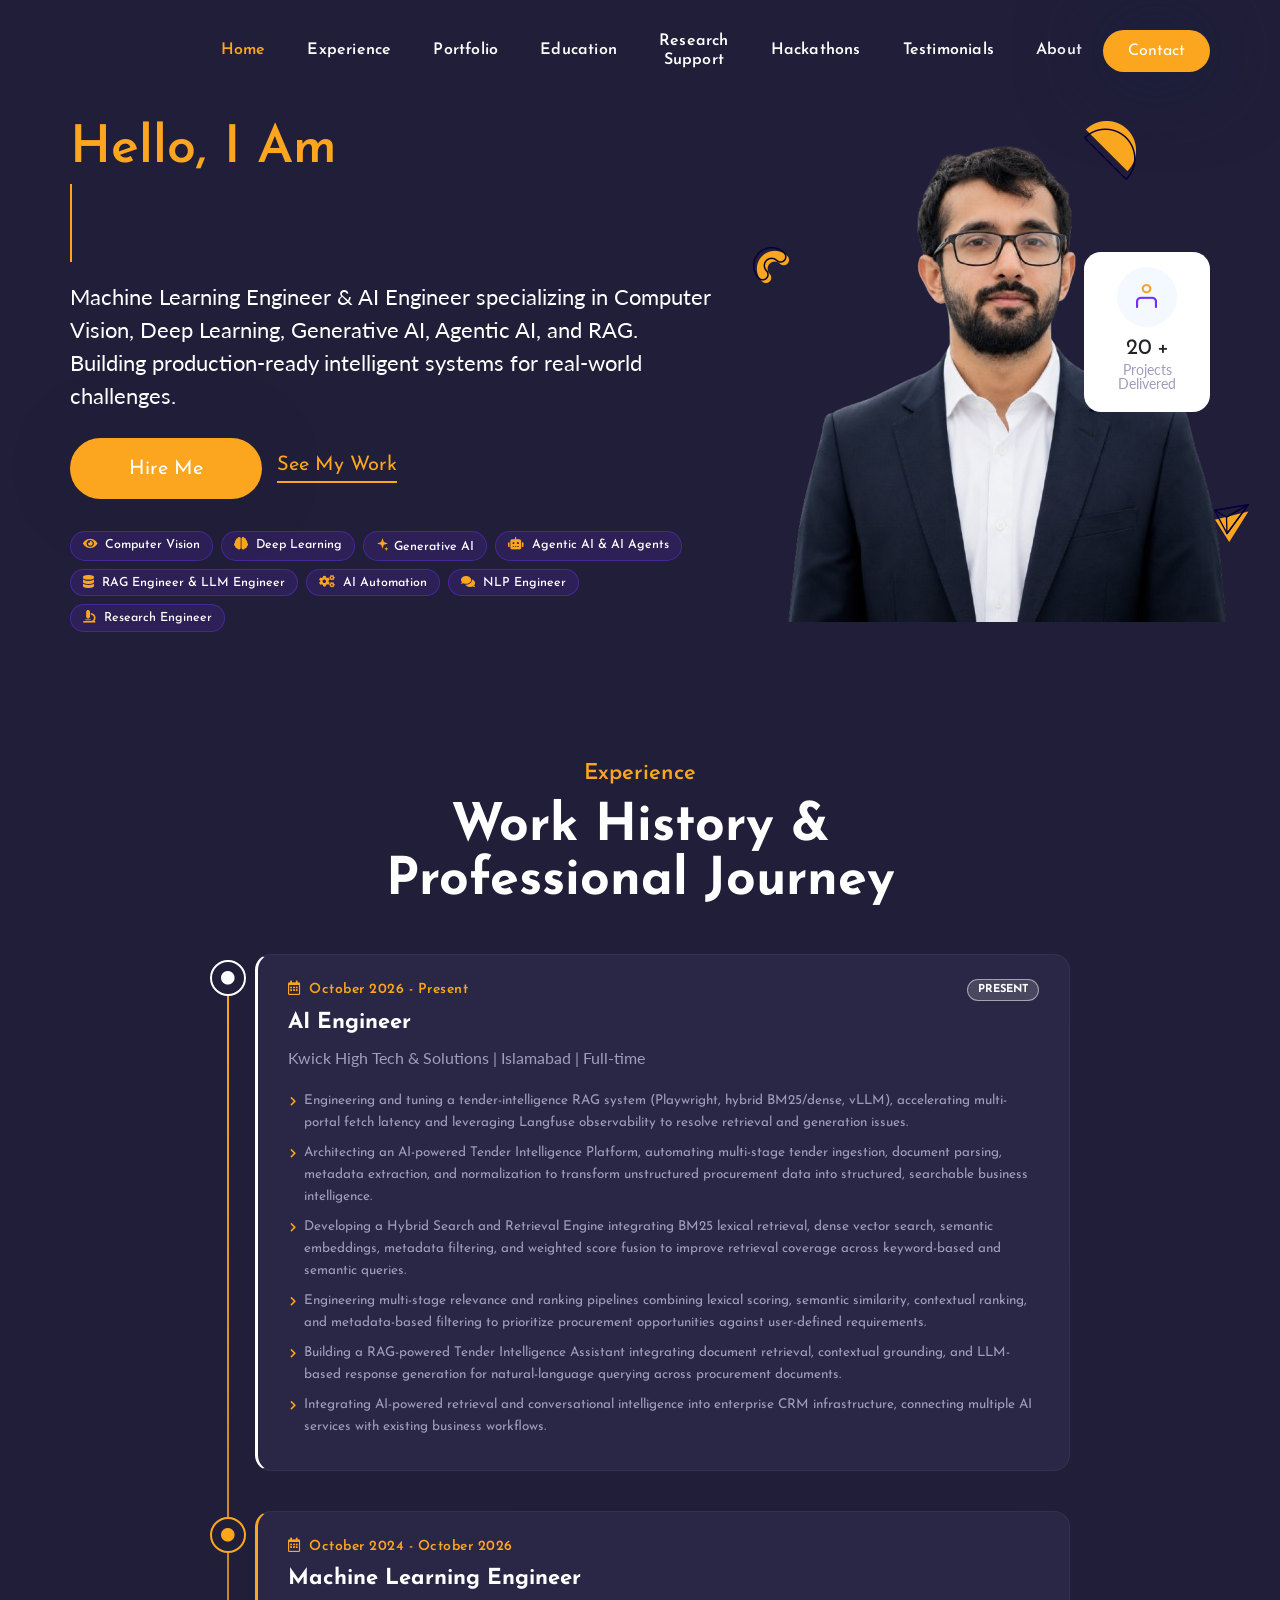
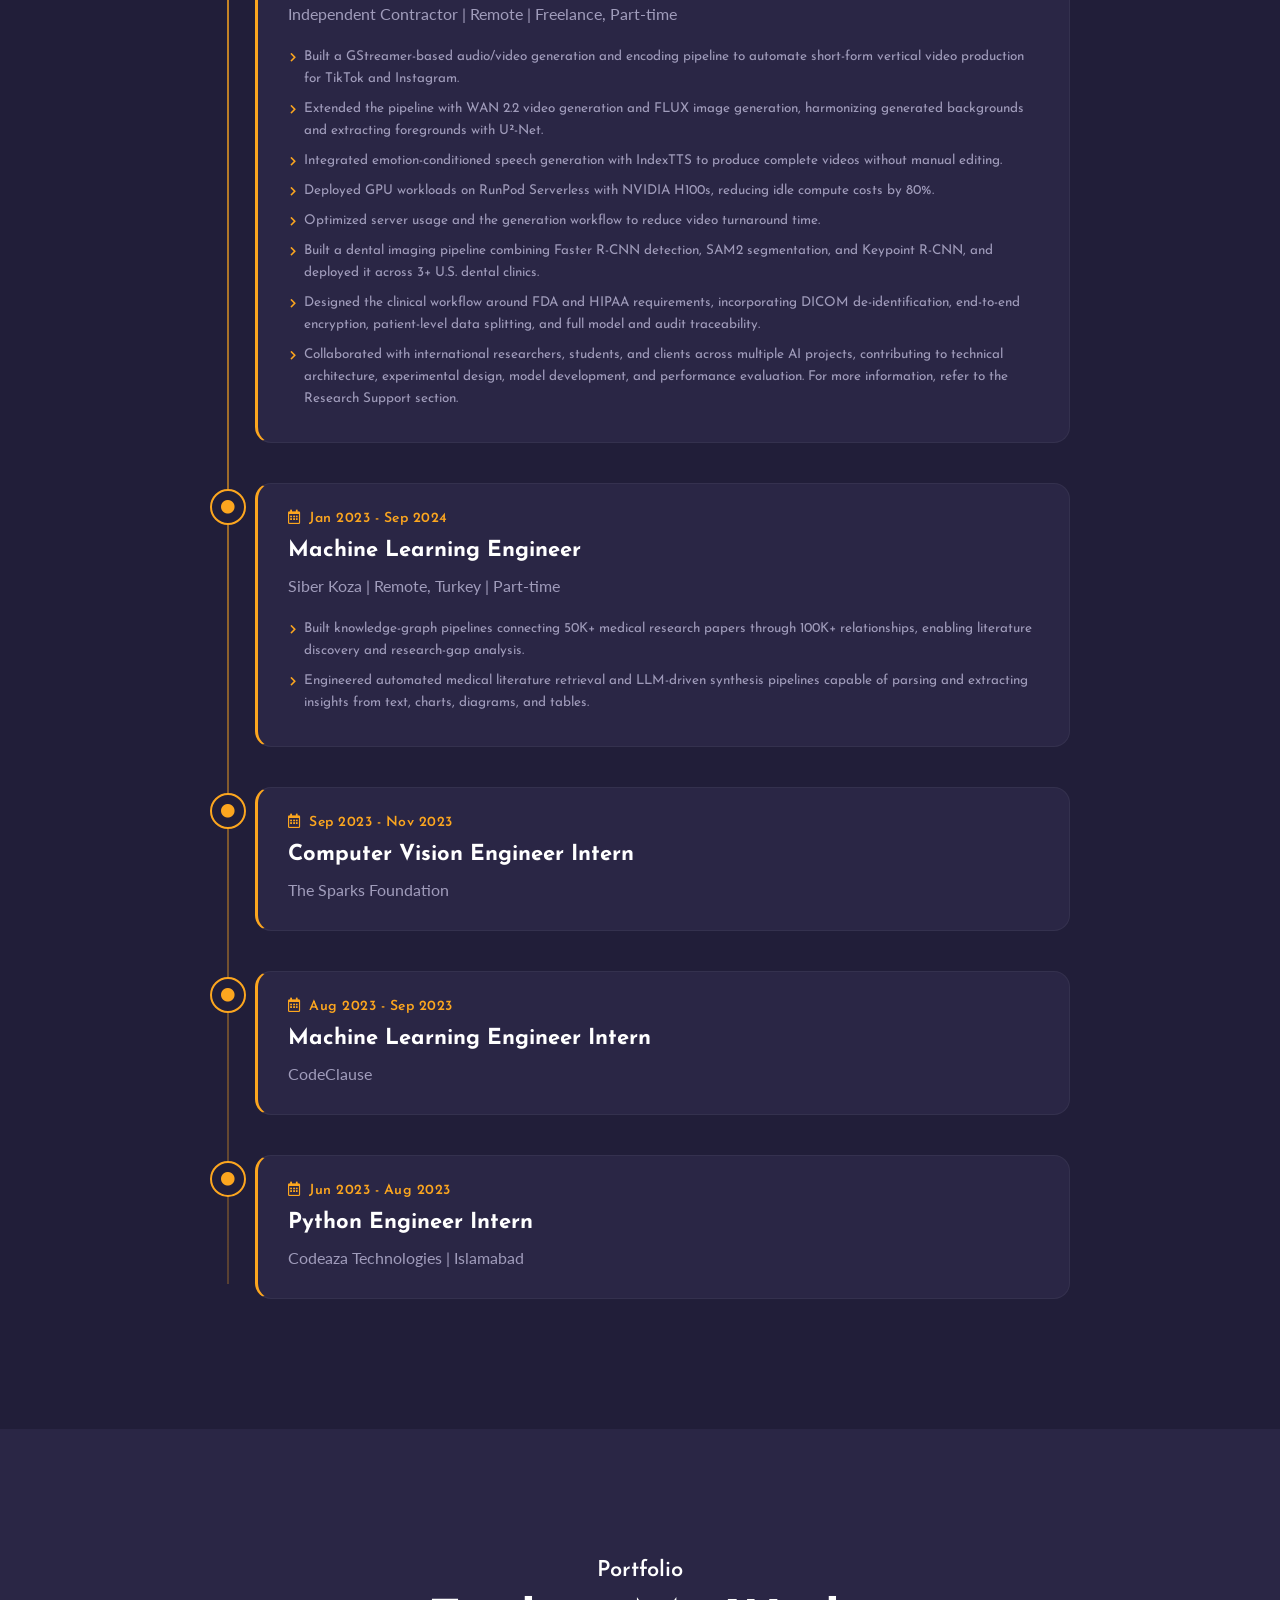
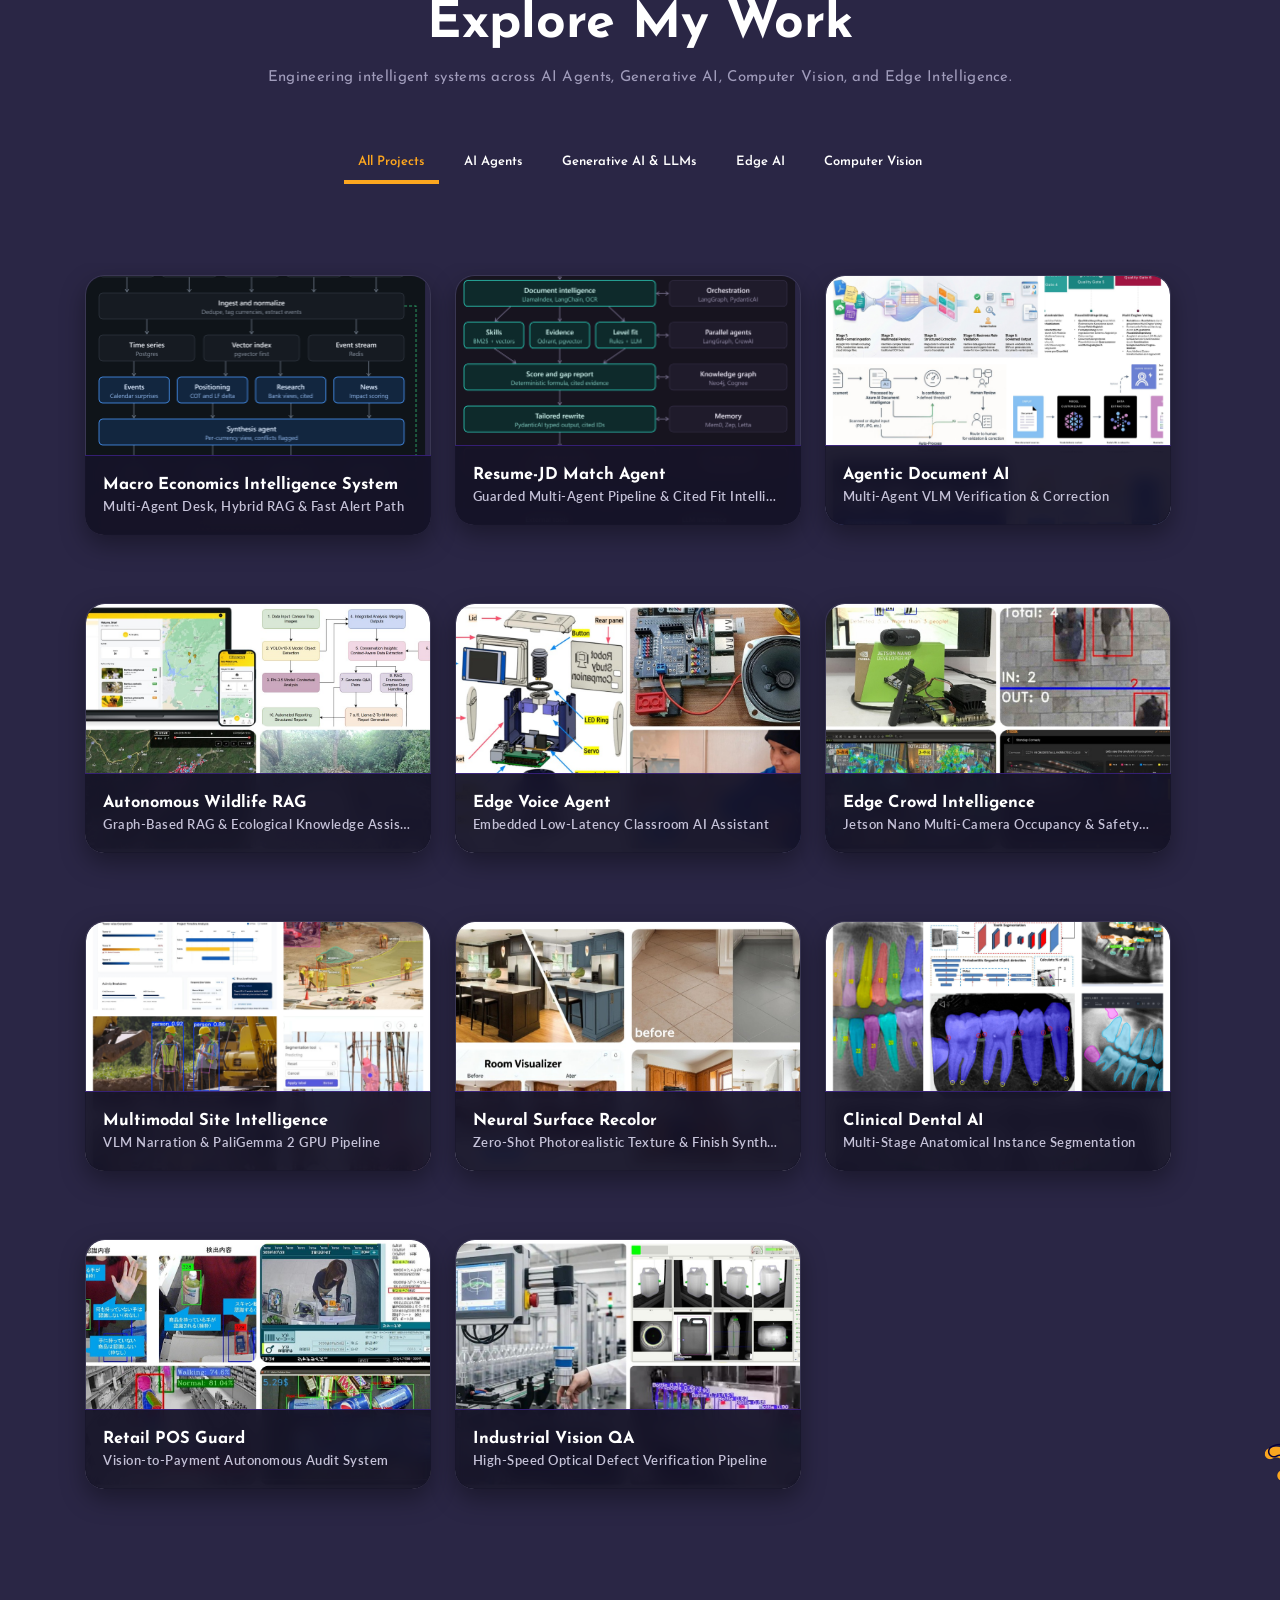
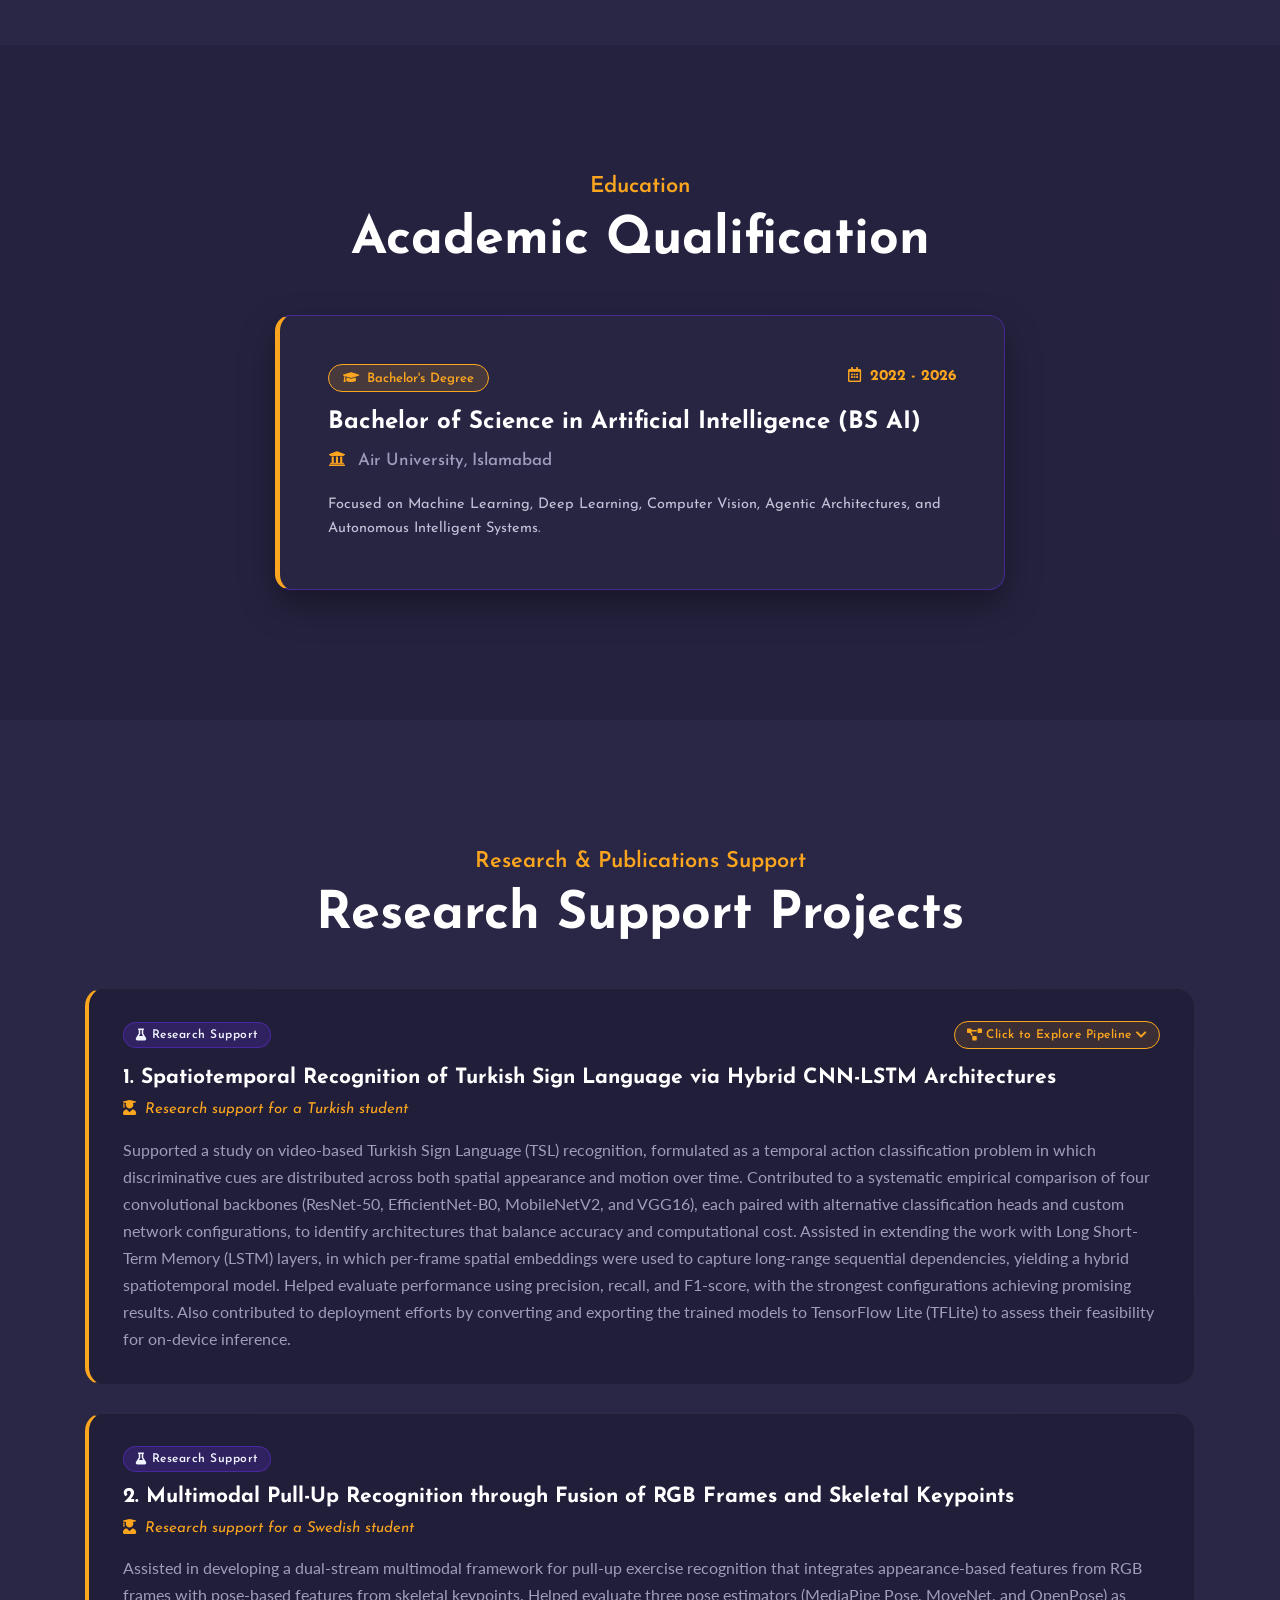
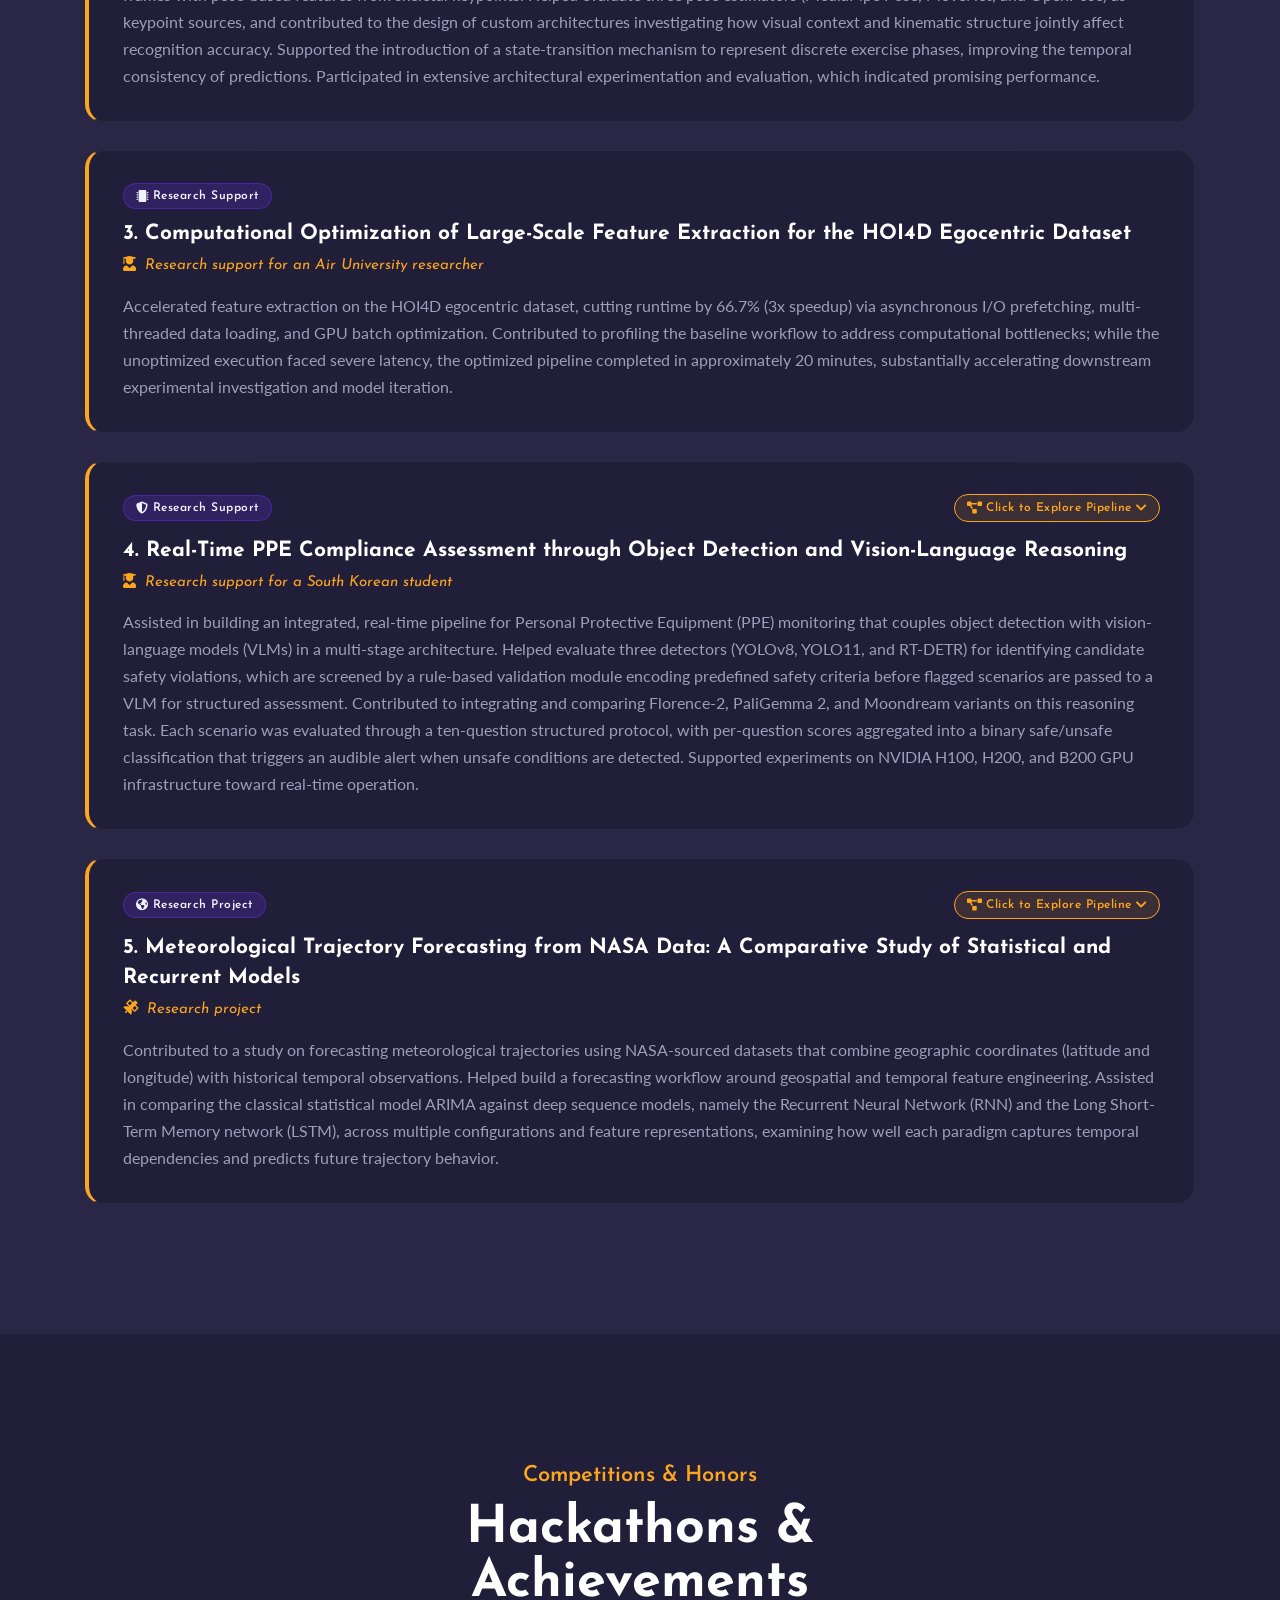
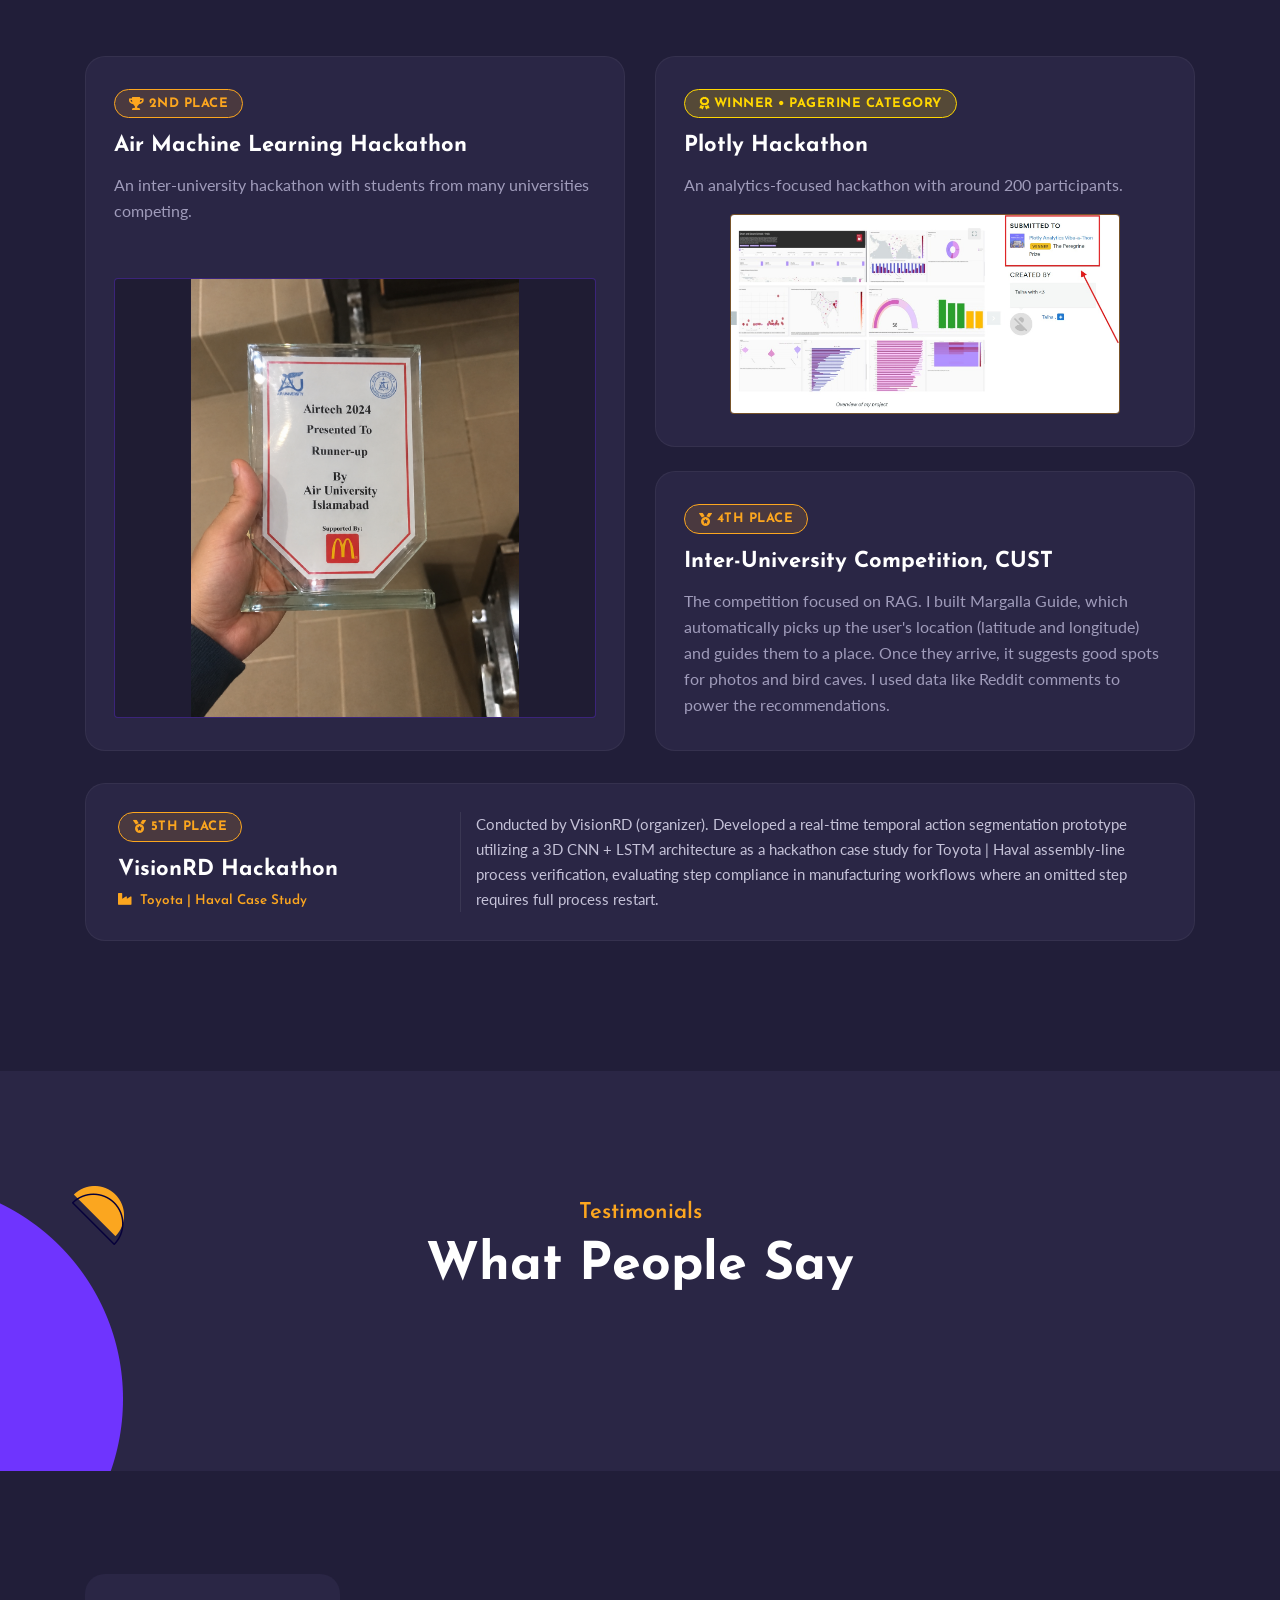
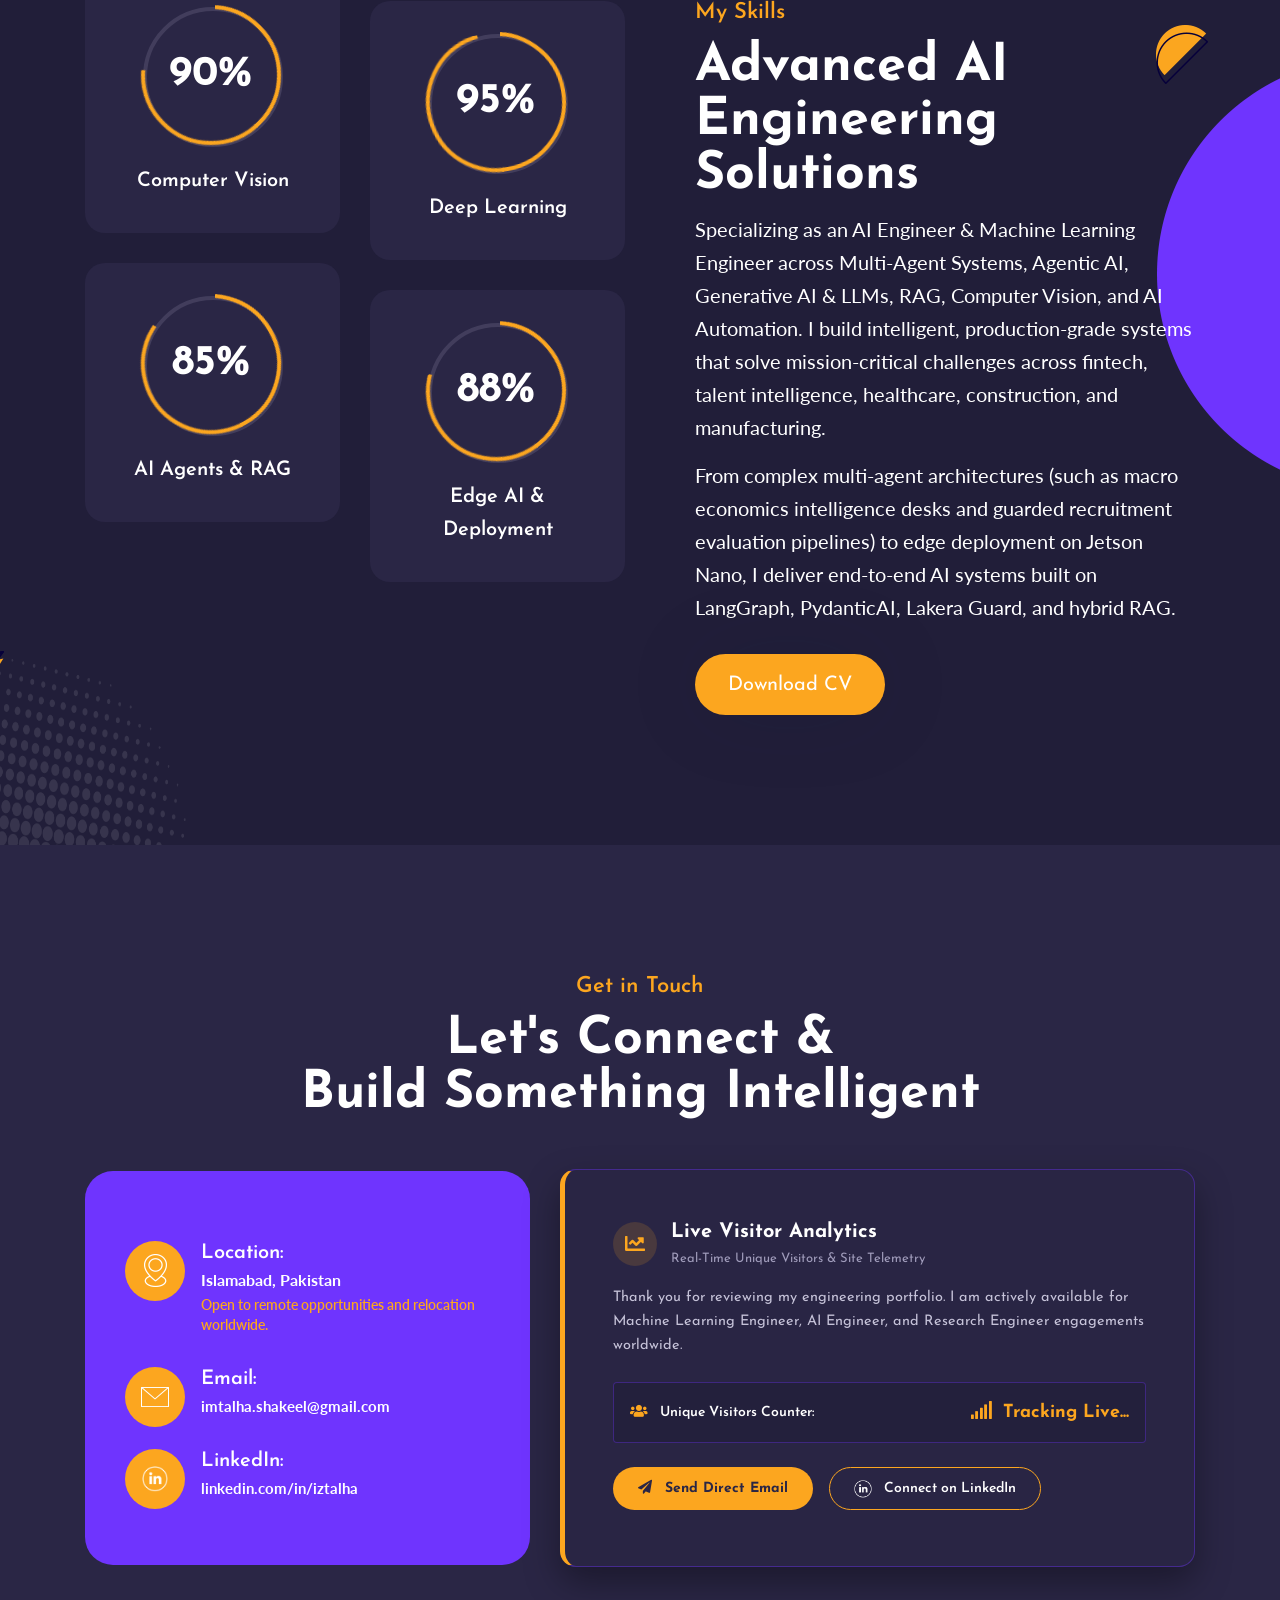
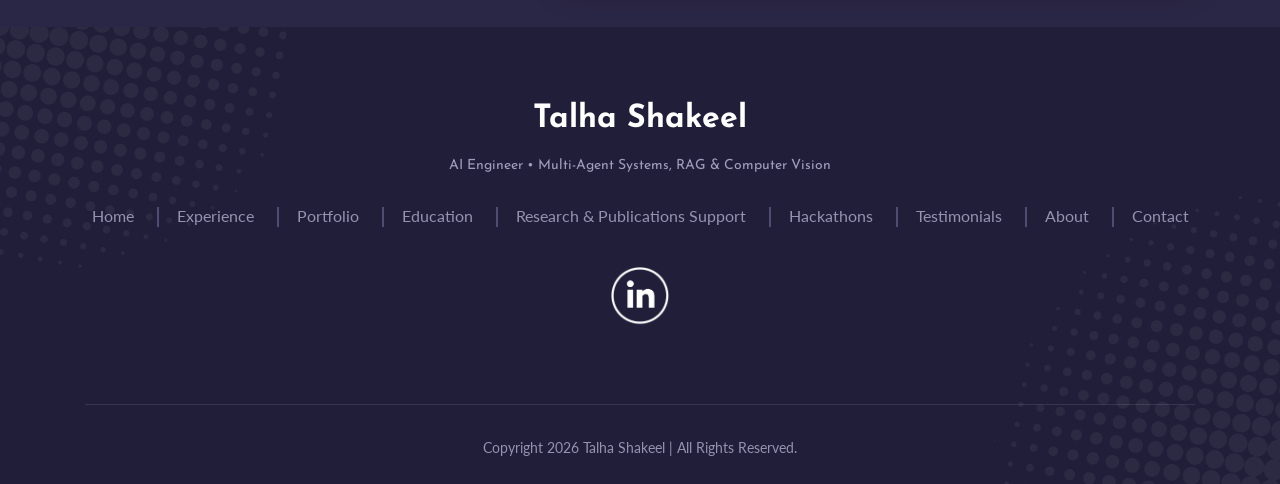
<file: index.html>
<!DOCTYPE html>
<html lang="en">
   <head>
      <meta charset="utf-8">
      <meta name="viewport" content="width=device-width, initial-scale=1, shrink-to-fit=no">
      <meta http-equiv="X-UA-Compatible" content="IE=edge">
      
<!-- ==========================================
        PRIMARY SEO META TAGS
   ========================================== -->
   <title>Talha Shakeel | AI Engineer & Machine Learning Specialist</title>

   <meta name="title" content="Talha Shakeel | AI Engineer & Machine Learning Specialist">
   <meta name="description" content="Portfolio of Talha Shakeel, an AI Engineer specializing in Multi-Agent AI Systems, LLM Engineering, RAG, Machine Learning, Computer Vision, and AI Automation. Explore real-world projects, research, and client case studies.">
   <meta name="keywords" content="Talha Shakeel, AI Engineer, Machine Learning Engineer, AI Developer, Multi-Agent Systems, LangGraph, PydanticAI, RAG, Hybrid RAG, Computer Vision, YOLO, Edge AI, TensorRT, Deep Learning, Generative AI, AI Automation, Python, PyTorch, Islamabad, Pakistan, Talha Computer Vision, Talha Deep Learning, Talha Generative AI, Talha Agentic AI, Talha AI Agents, Talha RAG Engineer, Talha LLM Engineer, Talha AI Automation, Talha NLP Engineer, Talha Research Engineer, Talha Shakeel Computer Vision, Talha Shakeel Deep Learning, Talha Shakeel Generative AI, Talha Shakeel Agentic AI, Talha Shakeel AI Agents, Talha Shakeel RAG Engineer, Talha Shakeel LLM Engineer, Talha Shakeel AI Automation, Talha Shakeel NLP Engineer, Talha Shakeel Research Engineer">
   <meta name="author" content="Talha Shakeel">
   <meta name="robots" content="index, follow">
   <link rel="canonical" href="https://cls-talha.github.io/portfolio/">

   <!-- ==========================================
        OPEN GRAPH / FACEBOOK / LINKEDIN
   ========================================== -->
   <meta property="og:type" content="website">
   <meta property="og:url" content="https://cls-talha.github.io/portfolio/">
   <meta property="og:locale" content="en_US">
   <meta property="og:title" content="Talha Shakeel | AI Engineer & Machine Learning Specialist">
   <meta property="og:description" content="Explore Talha Shakeel's AI engineering portfolio, featuring real-world projects in Multi-Agent Systems, Macro Economics Intelligence, Guarded Resume-JD Agents, RAG, Computer Vision, and Edge AI.">
   <meta property="og:image" content="https://cls-talha.github.io/portfolio/assets/image/banner-right-img.png">
   <meta property="og:image:alt" content="Talha Shakeel - AI Engineer and Machine Learning Specialist">
   <meta property="og:site_name" content="Talha Shakeel Portfolio">

   <!-- ==========================================
        TWITTER / X
   ========================================== -->
   <meta name="twitter:card" content="summary_large_image">
   <meta name="twitter:url" content="https://cls-talha.github.io/portfolio/">
   <meta name="twitter:title" content="Talha Shakeel | AI Engineer & Machine Learning Specialist">
   <meta name="twitter:description" content="Discover real-world AI engineering projects in Multi-Agent Systems, Macro Economics Intelligence, Guarded Resume-JD Agents, RAG, and Computer Vision by Talha Shakeel.">
   <meta name="twitter:image" content="https://cls-talha.github.io/portfolio/assets/image/banner-right-img.png">
   <meta name="twitter:image:alt" content="Talha Shakeel - AI Engineer">

   <!-- ==========================================
        STRUCTURED DATA / JSON-LD
   ========================================== -->
   <script type="application/ld+json">
   {
     "@context": "https://schema.org",
     "@type": "Person",
     "name": "Talha Shakeel",
     "url": "https://cls-talha.github.io/portfolio/",
     "image": "https://cls-talha.github.io/portfolio/assets/image/banner-right-img.png",
     "jobTitle": "AI Engineer",
     "description": "AI Engineer specializing in Multi-Agent AI Systems, LLM Engineering, Retrieval-Augmented Generation, Computer Vision, Machine Learning, and AI Automation.",
     "sameAs": [
       "https://linkedin.com/in/iztalha",
       "https://github.com/cls-talha"
     ],
     "address": {
       "@type": "PostalAddress",
       "addressLocality": "Islamabad",
       "addressCountry": "PK"
     },
     "alumniOf": {
       "@type": "CollegeOrUniversity",
       "name": "Air University"
     },
     "knowsAbout": [
       "Artificial Intelligence",
       "Machine Learning",
       "Deep Learning",
       "Computer Vision",
       "Multi-Agent AI Systems",
       "Multi-Agent Orchestration",
       "Retrieval-Augmented Generation",
       "Hybrid RAG",
       "Generative AI",
       "AI Automation",
       "LangGraph",
       "PydanticAI",
       "Adversarial Guardrails",
       "Edge AI",
       "YOLO",
       "TensorRT"
     ]
   }
   </script>
      <!-- Google Fonts -->
      <link rel="preconnect" href="https://fonts.googleapis.com">
      <link rel="preconnect" href="https://fonts.gstatic.com" crossorigin>
      <link href="https://fonts.googleapis.com/css2?family=Josefin+Sans:wght@400;600;700&family=Lato:wght@300;400;700&display=swap" rel="stylesheet">

      <!-- Stylesheets -->
      <link rel="stylesheet" href="assets/css/animate.css">
      <link rel="stylesheet" href="assets/bootstarp/bootstrap.min.css">
      <link rel="stylesheet" href="https://pro.fontawesome.com/releases/v5.10.0/css/all.css" integrity="sha384-AYmEC3Yw5cVb3ZcuHtOA93w35dYTsvhLPVnYs9eStHfGJvOvKxVfELGroGkvsg+p" crossorigin="anonymous">
      <link rel="stylesheet" href="https://cdnjs.cloudflare.com/ajax/libs/font-awesome/5.15.4/css/all.min.css">
      <link rel="stylesheet" href="assets/css/super-classes.css">
      <link rel="stylesheet" href="assets/css/style.css?v=17">
      <link rel="stylesheet" href="assets/css/mobile.css">
   </head>
   <body>
      
      <!---header-and-banner-section-->
      <div class="header-and-banner-con w-100 float-left position-relative">
         <div class="header-and-banner-inner-con">
            <header class="main-header">
               <!--navbar-start-->
               <div class="container pl-0 pr-0">
                  <div class="header-con">
                     <nav class="navbar navbar-expand-lg navbar-light p-0">

                        <button class="navbar-toggler p-0 collapsed" type="button" data-toggle="collapse" data-target="#navbarSupportedContent" aria-controls="navbarSupportedContent" aria-expanded="false" aria-label="Toggle navigation">
                        <span class="navbar-toggler-icon"></span>
                        <span class="navbar-toggler-icon"></span>
                        <span class="navbar-toggler-icon"></span>
                        </button>
                        <div class="collapse navbar-collapse justify-content-end" id="navbarSupportedContent">
                           <ul class="navbar-nav ml-auto">
                                                                                          <li class="nav-item active pl-0">
                                  <a class="nav-link p-0 is-active" href="index.html">Home<span class="sr-only">(current)</span></a>
                               </li>
                               <li class="nav-item">
                                  <a class="nav-link p-0" href="#experience-con">Experience</a>
                               </li>
                               <li class="nav-item">
                                  <a class="nav-link p-0" href="#Portfolio">Portfolio</a>
                               </li>
                               <li class="nav-item">
                                  <a class="nav-link p-0" href="#education-con">Education</a>
                               </li>
                               <li class="nav-item">
                                  <a class="nav-link p-0 text-center" href="#academic-portfolio-con" style="text-align: center; line-height: 1.15;">Research<br>Support</a>
                               </li>
                               <li class="nav-item">
                                  <a class="nav-link p-0" href="#hackathons-con">Hackathons</a>
                               </li>
                               <li class="nav-item">
                                  <a class="nav-link p-0" href="#testimonials">Testimonials</a>
                               </li>
                               <li class="nav-item">
                                  <a class="nav-link p-0" href="#about-con">About</a>
                               </li>
                           </ul>
                           <div class="d-inline-block contact">
                              <a href="#Contact">Contact</a>
                           </div>
                        </div>
                     </nav>
                  </div>
               </div>
               <!--navbar-end-->
            </header>
            <section class="banner-main-con" id="home">
               <div class="container pl-0 pr-0">
                  <!--banner-start-->

                  <div class="banner-con text-lg-left text-center">
                     <div class="row">
                        <div class="col-lg-7 col-sm-12 d-flex justify-content-center flex-column">
                           <div class="banner-left-con wow slideInLeft">
                              <div class="banner-heading">
                                 <h2>Hello, I Am</h2>                                 
                                 <ul class="dynamic-txts">
                                    <li><h1>Talha Shakeel</h1></li>
                                    <li><h1>Talha Shakeel</h1></li>
                                    <li><h1>Talha Shakeel</h1></li>
                                    <li><h1>Talha Shakeel</h1></li>
                                  </ul>
                                 <p>Machine Learning Engineer &amp; AI Engineer specializing in Computer Vision, Deep Learning, Generative AI, Agentic AI, and RAG.<br>
                                    Building production-ready intelligent systems for real-world challenges.
                                 </p>
                              </div>
                              <div class="d-flex align-items-center flex-wrap" style="gap: 15px;">
                                 <div class="banner-btn generic-btn d-inline-block">
                                    <a href="#Contact">Hire Me</a>
                                 </div>
                                 <a href="#Portfolio" class="See-btn m-0">See My Work</a>
                              </div>
                              <div class="mt-4 pt-2">
                                 <div class="d-flex flex-wrap" style="gap: 8px;">
                                    <span class="badge" style="background: rgba(111, 52, 254, 0.15); border: 1px solid rgba(111, 52, 254, 0.4); color: #fff; padding: 6px 12px; font-weight: 500; font-size: 12.5px; border-radius: 20px;"><i class="fas fa-eye mr-1" style="color: var(--accent);"></i> Computer Vision</span>
                                    <span class="badge" style="background: rgba(111, 52, 254, 0.15); border: 1px solid rgba(111, 52, 254, 0.4); color: #fff; padding: 6px 12px; font-weight: 500; font-size: 12.5px; border-radius: 20px;"><i class="fas fa-brain mr-1" style="color: var(--accent);"></i> Deep Learning</span>
                                    <span class="badge" style="background: rgba(111, 52, 254, 0.15); border: 1px solid rgba(111, 52, 254, 0.4); color: #fff; padding: 6px 12px; font-weight: 500; font-size: 12.5px; border-radius: 20px;"><svg style="width: 13px; height: 13px; fill: var(--accent); margin-right: 5px; vertical-align: -1px;" viewBox="0 0 24 24"><path d="M12 0l2.5 7.5L22 10l-7.5 2.5L12 20l-2.5-7.5L2 10l7.5-2.5zM19 16l1 3 3 1-3 1-1 3-1-3-3-1 3-1z"/></svg>Generative AI</span>
                                    <span class="badge" style="background: rgba(111, 52, 254, 0.15); border: 1px solid rgba(111, 52, 254, 0.4); color: #fff; padding: 6px 12px; font-weight: 500; font-size: 12.5px; border-radius: 20px;"><i class="fas fa-robot mr-1" style="color: var(--accent);"></i> Agentic AI &amp; AI Agents</span>
                                    <span class="badge" style="background: rgba(111, 52, 254, 0.15); border: 1px solid rgba(111, 52, 254, 0.4); color: #fff; padding: 6px 12px; font-weight: 500; font-size: 12.5px; border-radius: 20px;"><i class="fas fa-database mr-1" style="color: var(--accent);"></i> RAG Engineer &amp; LLM Engineer</span>
                                    <span class="badge" style="background: rgba(111, 52, 254, 0.15); border: 1px solid rgba(111, 52, 254, 0.4); color: #fff; padding: 6px 12px; font-weight: 500; font-size: 12.5px; border-radius: 20px;"><i class="fas fa-cogs mr-1" style="color: var(--accent);"></i> AI Automation</span>
                                    <span class="badge" style="background: rgba(111, 52, 254, 0.15); border: 1px solid rgba(111, 52, 254, 0.4); color: #fff; padding: 6px 12px; font-weight: 500; font-size: 12.5px; border-radius: 20px;"><i class="fas fa-comments mr-1" style="color: var(--accent);"></i> NLP Engineer</span>
                                    <span class="badge" style="background: rgba(111, 52, 254, 0.15); border: 1px solid rgba(111, 52, 254, 0.4); color: #fff; padding: 6px 12px; font-weight: 500; font-size: 12.5px; border-radius: 20px;"><i class="fas fa-microscope mr-1" style="color: var(--accent);"></i> Research Engineer</span>
                                 </div>
                              </div>
                           </div>
                        </div>
                        <div class="col-lg-5 col-sm-12">
                           <div class="banner-right-con position-relative wow slideInRight" id="banner-right-con">
                              <figure class="mb-0">
                                 <img src="assets/image/Talha Shakeel.png" alt="Talha Shakeel – AI Engineer and Machine Learning Specialist, Islamabad Pakistan" id="banner-right-img">
                              </figure>
                              <div class="best-award-con d-inline-block happy-con wow bounceInUp " data-wow-duration="1s" data-wow-delay="1s">
                                 <div class="best-award-inner-con text-center">
                                    <figure>
                                       <img src="assets/image/admin-icon.png" alt="Profile icon for Talha Shakeel AI Engineer portfolio" class="img-fluid">
                                    </figure>
                                    <div class="best-award-title d-inline-block ml-0">
                                       <p class="mb-0 d-inline-block count">20</p>
                                       <p class="mb-0 d-inline-block">+</p>
                                       <span class="d-block">Projects<br>Delivered</span>
                                    </div>
                                 </div>
                              </div>

                           </div>
                        </div>
                     </div>
                  </div>
                  <!--banner-end-->
               </div>
            </section>
         </div>
      </div>
      <!---header-and-banner-section-->
      
      <!-- experience section -->
      <!-- education section -->
            <!-- experience section -->
<section class="w-100 float-left experience-con padding-top padding-bottom position-relative" id="experience-con">
         <div class="container">
            <div class="experience-inner-con position-relative">
               <div class="generic-title text-center">
                  <h6>Experience</h6>
                  <h2 class="mb-0">Work History &amp;<br>
                     Professional Journey
                  </h2>
               </div>
                               <div class="experience-timeline wow fadeInUp">
                   <!-- Item 1 -->
                   <div class="timeline-item current">
                      <div class="timeline-dot">
                         <i class="fas fa-circle"></i>
                      </div>
                      <div class="timeline-content">
                         <div class="timeline-header">
                            <span class="timeline-date"><i class="far fa-calendar-alt mr-1"></i> October 2026 - Present</span>
                            <span class="timeline-status">Present</span>
                         </div>
                         <h4 class="timeline-title">AI Engineer</h4>
                         <p class="timeline-subtitle">Kwick High Tech &amp; Solutions | Islamabad | Full-time</p>
                         <ul class="timeline-bullets list-unstyled mt-3 mb-0">
                            <li><i class="fas fa-chevron-right mr-2 text-accent"></i> Engineering and tuning a tender-intelligence RAG system (Playwright, hybrid BM25/dense, vLLM), accelerating multi-portal fetch latency and leveraging Langfuse observability to resolve retrieval and generation issues.</li>
                            <li><i class="fas fa-chevron-right mr-2 text-accent"></i> Architecting an AI-powered Tender Intelligence Platform, automating multi-stage tender ingestion, document parsing, metadata extraction, and normalization to transform unstructured procurement data into structured, searchable business intelligence.</li>
                            <li><i class="fas fa-chevron-right mr-2 text-accent"></i> Developing a Hybrid Search and Retrieval Engine integrating BM25 lexical retrieval, dense vector search, semantic embeddings, metadata filtering, and weighted score fusion to improve retrieval coverage across keyword-based and semantic queries.</li>
                            <li><i class="fas fa-chevron-right mr-2 text-accent"></i> Engineering multi-stage relevance and ranking pipelines combining lexical scoring, semantic similarity, contextual ranking, and metadata-based filtering to prioritize procurement opportunities against user-defined requirements.</li>
                            <li><i class="fas fa-chevron-right mr-2 text-accent"></i> Building a RAG-powered Tender Intelligence Assistant integrating document retrieval, contextual grounding, and LLM-based response generation for natural-language querying across procurement documents.</li>
                            <li><i class="fas fa-chevron-right mr-2 text-accent"></i> Integrating AI-powered retrieval and conversational intelligence into enterprise CRM infrastructure, connecting multiple AI services with existing business workflows.</li>
                         </ul>
                      </div>
                   </div>
                   <!-- Item 2 -->
                   <div class="timeline-item">
                      <div class="timeline-dot">
                         <i class="fas fa-circle"></i>
                      </div>
                      <div class="timeline-content">
                         <div class="timeline-header">
                            <span class="timeline-date"><i class="far fa-calendar-alt mr-1"></i> October 2024 - October 2026</span>
                         </div>
                         <h4 class="timeline-title">Machine Learning Engineer</h4>
                         <p class="timeline-subtitle">Independent Contractor | Remote | Freelance, Part-time</p>
                         <ul class="timeline-bullets list-unstyled mt-3 mb-0">
                              <li><i class="fas fa-chevron-right mr-2 text-accent"></i> Built a GStreamer-based audio/video generation and encoding pipeline to automate short-form vertical video production for TikTok and Instagram.</li>
                              <li><i class="fas fa-chevron-right mr-2 text-accent"></i> Extended the pipeline with WAN 2.2 video generation and FLUX image generation, harmonizing generated backgrounds and extracting foregrounds with U²-Net.</li>
                              <li><i class="fas fa-chevron-right mr-2 text-accent"></i> Integrated emotion-conditioned speech generation with IndexTTS to produce complete videos without manual editing.</li>
                              <li><i class="fas fa-chevron-right mr-2 text-accent"></i> Deployed GPU workloads on RunPod Serverless with NVIDIA H100s, reducing idle compute costs by 80%.</li>
                              <li><i class="fas fa-chevron-right mr-2 text-accent"></i> Optimized server usage and the generation workflow to reduce video turnaround time.</li>
                              <li><i class="fas fa-chevron-right mr-2 text-accent"></i> Built a dental imaging pipeline combining Faster R-CNN detection, SAM2 segmentation, and Keypoint R-CNN, and deployed it across 3+ U.S. dental clinics.</li>
                              <li><i class="fas fa-chevron-right mr-2 text-accent"></i> Designed the clinical workflow around FDA and HIPAA requirements, incorporating DICOM de-identification, end-to-end encryption, patient-level data splitting, and full model and audit traceability.</li>
                              <li><i class="fas fa-chevron-right mr-2 text-accent"></i> Collaborated with international researchers, students, and clients across multiple AI projects, contributing to technical architecture, experimental design, model development, and performance evaluation. For more information, refer to the Research Support section.</li>
                         </ul>
                      </div>
                   </div>
                   <!-- Item 3 -->
                   <div class="timeline-item">
                      <div class="timeline-dot">
                         <i class="fas fa-circle"></i>
                      </div>
                      <div class="timeline-content">
                         <div class="timeline-header">
                            <span class="timeline-date"><i class="far fa-calendar-alt mr-1"></i> Jan 2023 - Sep 2024</span>
                         </div>
                         <h4 class="timeline-title">Machine Learning Engineer</h4>
                         <p class="timeline-subtitle">Siber Koza | Remote, Turkey | Part-time</p>
                         <ul class="timeline-bullets list-unstyled mt-3 mb-0">
                            <li><i class="fas fa-chevron-right mr-2 text-accent"></i> Built knowledge-graph pipelines connecting 50K+ medical research papers through 100K+ relationships, enabling literature discovery and research-gap analysis.</li>
                            <li><i class="fas fa-chevron-right mr-2 text-accent"></i> Engineered automated medical literature retrieval and LLM-driven synthesis pipelines capable of parsing and extracting insights from text, charts, diagrams, and tables.</li>
                         </ul>
                      </div>
                   </div>
                   <!-- Item 4 -->
                   <div class="timeline-item">
                      <div class="timeline-dot">
                         <i class="fas fa-circle"></i>
                      </div>
                      <div class="timeline-content">
                         <div class="timeline-header">
                            <span class="timeline-date"><i class="far fa-calendar-alt mr-1"></i> Sep 2023 - Nov 2023</span>
                         </div>
                         <h4 class="timeline-title">Computer Vision Engineer Intern</h4>
                         <p class="timeline-subtitle">The Sparks Foundation</p>
                      </div>
                   </div>
                   <!-- Item 5 -->
                   <div class="timeline-item">
                      <div class="timeline-dot">
                         <i class="fas fa-circle"></i>
                      </div>
                      <div class="timeline-content">
                         <div class="timeline-header">
                            <span class="timeline-date"><i class="far fa-calendar-alt mr-1"></i> Aug 2023 - Sep 2023</span>
                         </div>
                         <h4 class="timeline-title">Machine Learning Engineer Intern</h4>
                         <p class="timeline-subtitle">CodeClause</p>
                      </div>
                   </div>
                   <!-- Item 6 -->
                   <div class="timeline-item">
                      <div class="timeline-dot">
                         <i class="fas fa-circle"></i>
                      </div>
                      <div class="timeline-content">
                         <div class="timeline-header">
                            <span class="timeline-date"><i class="far fa-calendar-alt mr-1"></i> Jun 2023 - Aug 2023</span>
                         </div>
                         <h4 class="timeline-title">Python Engineer Intern</h4>
                         <p class="timeline-subtitle">Codeaza Technologies | Islamabad</p>
                      </div>
                   </div>
                </div>
            </div>
         </div>
      </section>

      <!-- portfolio section -->
<section class="w-100 float-left portfolio-con padding-top" id="Portfolio">
         <div class="container">
            <div class="generic-title text-center">
               <h6 class="text-white">Portfolio</h6>
               <h2 class="mb-0 text-white">Explore My Work</h2>
               <p class="portfolio-subtitle">Engineering intelligent systems across AI Agents, Generative AI, Computer Vision, and Edge Intelligence.</p>
            </div>
            <div id="myBtnContainer" class="text-center">
               <button class=" active active_button" onclick="filterSelection('all')">All Projects</button>
               <button class="" onclick="filterSelection('ai')">AI Agents</button>
               <button class="" onclick="filterSelection('gen-ai')">Generative AI &amp; LLMs</button>
               <button class="" onclick="filterSelection('edge')">Edge AI</button>
               <button class="" onclick="filterSelection('cv')">Computer Vision</button>
            </div>
         </div>
      </section>
      <!-- portfolio section -->
      <!-- portfolio section -->
      <section class="w-100 float-left portfolio-body-con position-relative">
         <div class="container">
            <div class="portfolio-img-con position-relative w-100 float-left wow fadeInUp" >
                <div class="filterDiv ai position-relative">
                   <a href="#" data-toggle="modal" data-target="#modalporfolio16">
                      <div class="portfolio-img position-relative">
                         <figure>
                            <img src="assets/image/fx_intelligence_architecture_dark.png" alt="Talha Shakeel – Macro Economics Intelligence System with LangGraph, PydanticAI, and pgvector RAG" class="img-fluid">
                         </figure>
 <div class="portfolio-img-content text-left">
                       <div class="portfolio-img-title d-inline-block">
                          <h4>Macro Economics Intelligence System</h4>
                          <p>Multi-Agent Desk, Hybrid RAG &amp; Fast Alert Path</p>
                       </div>
                    </div>
                      </div>
                   </a>
                </div>
                <div class="filterDiv ai position-relative">
                   <a href="#" data-toggle="modal" data-target="#modalporfolio17">
                      <div class="portfolio-img position-relative">
                         <figure>
                            <img src="assets/image/jd_job.png" alt="Talha Shakeel – Resume-JD Match Agent with Guardrails AI, LangGraph, and RAG" class="img-fluid">
                         </figure>
 <div class="portfolio-img-content text-left">
                       <div class="portfolio-img-title d-inline-block">
                          <h4>Resume-JD Match Agent</h4>
                          <p>Guarded Multi-Agent Pipeline &amp; Cited Fit Intelligence</p>
                       </div>
                    </div>
                      </div>
                   </a>
                </div>
                <div class="filterDiv gen-ai position-relative">
                   <a href="#" data-toggle="modal" data-target="#modalporfolio4">
                      <div class="portfolio-img position-relative">
                         <figure>
                            <img src="assets/image/UAE project.jpg" alt="Talha Shakeel – Agentic Document AI project using LLM and RAG" class="img-fluid">
                         </figure>
<div class="portfolio-img-content text-left">
                      <div class="portfolio-img-title d-inline-block">
                         <h4>Agentic Document AI</h4>
                         <p>Multi-Agent VLM Verification & Correction</p>
                      </div>
                   </div>
                      </div>
                   </a>
                </div>
                <div class="filterDiv gen-ai position-relative">
                   <a href="#" data-toggle="modal" data-target="#modalporfolio3">
                      <div class="portfolio-img position-relative">
                         <figure>
                            <img src="assets/image/rag_wildlife.jpg" alt="Talha Shakeel – Autonomous Wildlife RAG system with Hybrid RAG and LangGraph" class="img-fluid">
                         </figure>
<div class="portfolio-img-content text-left">
                      <div class="portfolio-img-title d-inline-block">
                         <h4>Autonomous Wildlife RAG</h4>
                         <p>Graph-Based RAG & Ecological Knowledge Assistant</p>
                      </div>
                   </div>
                      </div>
                   </a>
                </div>
                <div class="filterDiv edge position-relative">
                   <a href="#" data-toggle="modal" data-target="#modalporfolio11">
                      <div class="portfolio-img position-relative">
                         <figure>
                            <img src="assets/image/voice assistance teaching.jpg" alt="Talha Shakeel – Edge Voice Agent AI teaching assistant" class="img-fluid">
                         </figure>
<div class="portfolio-img-content text-left">
                      <div class="portfolio-img-title d-inline-block">
                         <h4>Edge Voice Agent</h4>
                         <p>Embedded Low-Latency Classroom AI Assistant</p>
                      </div>
                   </div>
                      </div>
                   </a>
                </div>
                <div class="filterDiv edge position-relative">
                   <a href="#" data-toggle="modal" data-target="#modalporfolio14">
                      <div class="portfolio-img position-relative">
                         <figure>
                            <img src="assets/image/singapore analytics.jpg" alt="Talha Shakeel – Edge Crowd Intelligence using TensorRT and YOLO Edge AI" class="img-fluid">
                         </figure>
<div class="portfolio-img-content text-left">
                      <div class="portfolio-img-title d-inline-block">
                         <h4>Edge Crowd Intelligence</h4>
                         <p>Jetson Nano Multi-Camera Occupancy & Safety Tracking</p>
                      </div>
                   </div>
                      </div>
                   </a>
                </div>
                <div class="filterDiv cv position-relative">
                   <a href="#" data-toggle="modal" data-target="#modalporfolio7">
                      <div class="portfolio-img position-relative">
                         <figure>
                            <img src="assets/image/analytics Site.jpg" alt="Talha Shakeel – Multimodal Site Intelligence with PaliGemma2 Vision-Language Model" class="img-fluid">
                         </figure>
<div class="portfolio-img-content text-left">
                      <div class="portfolio-img-title d-inline-block">
                         <h4>Multimodal Site Intelligence</h4>
                         <p>VLM Narration & PaliGemma 2 GPU Pipeline</p>
                      </div>
                   </div>
                      </div>
                   </a>
                </div>
                <div class="filterDiv cv position-relative">
                   <a href="#" data-toggle="modal" data-target="#modalporfolio9">
                      <div class="portfolio-img position-relative">
                         <figure>
                            <img src="assets/image/kitchen_recolor.jpg" alt="Talha Shakeel – Neural Surface Recolor with U2-Net and BiRefNet Generative AI" class="img-fluid">
                         </figure>
<div class="portfolio-img-content text-left">
                      <div class="portfolio-img-title d-inline-block">
                         <h4>Neural Surface Recolor</h4>
                         <p>Zero-Shot Photorealistic Texture & Finish Synthesis</p>
                      </div>
                   </div>
                      </div>
                   </a>
                </div>
                <div class="filterDiv cv position-relative">
                   <a href="#" data-toggle="modal" data-target="#modalWPWAF">
                      <div class="portfolio-img position-relative">
                         <figure>
                            <img src="assets/image/dental project US.jpg" alt="Talha Shakeel – Clinical Dental AI using Mask R-CNN and SAM2 Computer Vision" class="img-fluid">
                         </figure>
<div class="portfolio-img-content text-left">
                      <div class="portfolio-img-title d-inline-block">
                         <h4>Clinical Dental AI</h4>
                         <p>Multi-Stage Anatomical Instance Segmentation</p>
                      </div>
                   </div>
                      </div>
                   </a>
                </div>
                <div class="filterDiv cv position-relative">
                   <a href="#" data-toggle="modal" data-target="#modalporfolio15">
                      <div class="portfolio-img position-relative">
                         <figure>
                            <img src="assets/image/brazil_self_checkout.jpg" alt="Talha Shakeel – Retail POS Guard real-time theft detection Computer Vision" class="img-fluid">
                         </figure>
<div class="portfolio-img-content text-left">
                      <div class="portfolio-img-title d-inline-block">
                         <h4>Retail POS Guard</h4>
                         <p>Vision-to-Payment Autonomous Audit System</p>
                      </div>
                   </div>
                      </div>
                   </a>
                </div>
                <div class="filterDiv cv position-relative">
                   <a href="#" data-toggle="modal" data-target="#modalporfolio13">
                      <div class="portfolio-img position-relative">
                         <figure>
                            <img src="assets/image/Bottle_Handle_Manufacturing_Analytics.jpg" alt="Talha Shakeel – Industrial Vision QA manufacturing defect detection Computer Vision" class="img-fluid">
                         </figure>
<div class="portfolio-img-content text-left">
                      <div class="portfolio-img-title d-inline-block">
                         <h4>Industrial Vision QA</h4>
                         <p>High-Speed Optical Defect Verification Pipeline</p>
                      </div>
                   </div>
                      </div>
                   </a>
                </div>
            </div>
         </div>
      </section>

      <!-- education section -->
<section class="w-100 float-left education-section padding-top padding-bottom position-relative" id="education-con" style="background: rgba(33, 30, 57, 0.45);">
         <div class="container">
            <div class="generic-title text-center mb-5">
               <h6>Education</h6>
               <h2 class="mb-0 text-white">Academic Qualification</h2>
            </div>
            <div class="row justify-content-center">
               <div class="col-lg-8 col-md-10">
                  <div class="education-card p-4 p-md-5 wow fadeInUp" style="background: rgba(42, 38, 69, 0.85); border: 1px solid rgba(111, 52, 254, 0.4); border-left: 5px solid var(--accent); border-radius: 16px; box-shadow: 0 15px 35px rgba(0, 0, 0, 0.35);">
                     <div class="d-flex justify-content-between align-items-center flex-wrap mb-3">
                        <span class="badge" style="background: rgba(252, 166, 31, 0.15); color: var(--accent); border: 1px solid var(--accent); padding: 6px 14px; border-radius: 20px; font-size: 13px; font-weight: 600;">
                           <i class="fas fa-graduation-cap mr-1"></i> Bachelor's Degree
                        </span>
                        <span style="color: var(--accent); font-weight: 700; font-size: 15px;">
                           <i class="far fa-calendar-alt mr-1"></i> 2022 - 2026
                        </span>
                     </div>
                     <h3 class="text-white font-weight-bold mb-2" style="font-size: 24px; font-family: 'Josefin Sans', sans-serif;">
                        Bachelor of Science in Artificial Intelligence (BS AI)
                     </h3>
                     <p class="mb-3" style="color: var(--text-color); font-size: 17px; font-weight: 500;">
                        <i class="fas fa-university mr-2" style="color: var(--accent);"></i> Air University, Islamabad
                     </p>
                     <p class="mb-0" style="color: #c5c2d8; font-size: 14.5px; line-height: 24px;">
                        Focused on Machine Learning, Deep Learning, Computer Vision, Agentic Architectures, and Autonomous Intelligent Systems.
                     </p>
                  </div>
               </div>
            </div>
         </div>
      </section>

      <!-- academic portfolio section -->
<section class="w-100 float-left academic-portfolio-con padding-top padding-bottom position-relative" id="academic-portfolio-con">
         <div class="container">
            <div class="academic-portfolio-inner-con position-relative">
               <div class="generic-title text-center">
                  <h6>Research &amp; Publications Support</h6>
                  <h2 class="mb-0 text-white">Research Support Projects</h2>
               </div>
               <div class="academic-box wow fadeInUp">
                  <!-- Project 1 -->
                  <div class="academic-card research-expandable" style="cursor: pointer;">
                     <div class="academic-header">
                        <div class="d-flex justify-content-between align-items-center flex-wrap mb-1">
                           <span class="academic-tag"><i class="fas fa-flask mr-1"></i> Research Support</span>
                           <span class="pipeline-toggle-badge"><i class="fas fa-project-diagram mr-1"></i> Click to Explore Pipeline <i class="fas fa-chevron-down toggle-icon ml-1"></i></span>
                        </div>
                        <h4>1. Spatiotemporal Recognition of Turkish Sign Language via Hybrid CNN-LSTM Architectures</h4>
                        <div class="academic-role"><i class="fas fa-user-graduate mr-1"></i> <em>Research support for a Turkish student</em></div>
                     </div>
                     <p class="academic-desc">Supported a study on video-based Turkish Sign Language (TSL) recognition, formulated as a temporal action classification problem in which discriminative cues are distributed across both spatial appearance and motion over time. Contributed to a systematic empirical comparison of four convolutional backbones (ResNet-50, EfficientNet-B0, MobileNetV2, and VGG16), each paired with alternative classification heads and custom network configurations, to identify architectures that balance accuracy and computational cost. Assisted in extending the work with Long Short-Term Memory (LSTM) layers, in which per-frame spatial embeddings were used to capture long-range sequential dependencies, yielding a hybrid spatiotemporal model. Helped evaluate performance using precision, recall, and F1-score, with the strongest configurations achieving promising results. Also contributed to deployment efforts by converting and exporting the trained models to TensorFlow Lite (TFLite) to assess their feasibility for on-device inference.</p>
                     <div class="research-pipeline-collapse" style="display: none;">
                        <div class="research-pipeline-content mt-3 pt-3" style="border-top: 1px solid rgba(111, 52, 254, 0.25);">
                           <div class="d-flex align-items-center justify-content-between mb-2">
                              <span style="color: var(--accent); font-weight: 700; font-size: 14px; letter-spacing: 0.5px; font-family: 'Josefin Sans', sans-serif;">
                                 <i class="fas fa-sitemap mr-1"></i> Working Pipeline &amp; Solution Outline
                              </span>
                              <span style="color: rgba(255,255,255,0.45); font-size: 11.5px;"><i class="fas fa-mouse-pointer mr-1"></i> Click card to toggle</span>
                           </div>
                           <figure class="mb-0 text-center">
                              <img src="assets/image/hand_sign.jpg" alt="Turkish Sign Language Spatiotemporal Recognition Pipeline &amp; Solution Outline" class="img-fluid rounded" style="max-height: 480px; width: 100%; object-fit: contain; border-radius: 12px; border: 1px solid rgba(111, 52, 254, 0.35); background: rgba(10, 8, 25, 0.6); box-shadow: 0 10px 30px rgba(0,0,0,0.5);">
                           </figure>
                        </div>
                     </div>
                  </div>
                  <!-- Project 2 -->
                  <div class="academic-card">
                     <div class="academic-header">
                        <span class="academic-tag"><i class="fas fa-flask mr-1"></i> Research Support</span>
                        <h4>2. Multimodal Pull-Up Recognition through Fusion of RGB Frames and Skeletal Keypoints</h4>
                        <div class="academic-role"><i class="fas fa-user-graduate mr-1"></i> <em>Research support for a Swedish student</em></div>
                     </div>
                     <p class="academic-desc">Assisted in developing a dual-stream multimodal framework for pull-up exercise recognition that integrates appearance-based features from RGB frames with pose-based features from skeletal keypoints. Helped evaluate three pose estimators (MediaPipe Pose, MoveNet, and OpenPose) as keypoint sources, and contributed to the design of custom architectures investigating how visual context and kinematic structure jointly affect recognition accuracy. Supported the introduction of a state-transition mechanism to represent discrete exercise phases, improving the temporal consistency of predictions. Participated in extensive architectural experimentation and evaluation, which indicated promising performance.</p>
                  </div>
                  <!-- Project 3 -->
                  <div class="academic-card">
                     <div class="academic-header">
                        <span class="academic-tag"><i class="fas fa-microchip mr-1"></i> Research Support</span>
                        <h4>3. Computational Optimization of Large-Scale Feature Extraction for the HOI4D Egocentric Dataset</h4>
                        <div class="academic-role"><i class="fas fa-user-graduate mr-1"></i> <em>Research support for an Air University researcher</em></div>
                     </div>
                     <p class="academic-desc">Accelerated feature extraction on the HOI4D egocentric dataset, cutting runtime by 66.7% (3x speedup) via asynchronous I/O prefetching, multi-threaded data loading, and GPU batch optimization. Contributed to profiling the baseline workflow to address computational bottlenecks; while the unoptimized execution faced severe latency, the optimized pipeline completed in approximately 20 minutes, substantially accelerating downstream experimental investigation and model iteration.</p>
                  </div>
                  <!-- Project 4 -->
                  <div class="academic-card research-expandable" style="cursor: pointer;">
                     <div class="academic-header">
                        <div class="d-flex justify-content-between align-items-center flex-wrap mb-1">
                           <span class="academic-tag"><i class="fas fa-shield-alt mr-1"></i> Research Support</span>
                           <span class="pipeline-toggle-badge"><i class="fas fa-project-diagram mr-1"></i> Click to Explore Pipeline <i class="fas fa-chevron-down toggle-icon ml-1"></i></span>
                        </div>
                        <h4>4. Real-Time PPE Compliance Assessment through Object Detection and Vision-Language Reasoning</h4>
                        <div class="academic-role"><i class="fas fa-user-graduate mr-1"></i> <em>Research support for a South Korean student</em></div>
                     </div>
                     <p class="academic-desc">Assisted in building an integrated, real-time pipeline for Personal Protective Equipment (PPE) monitoring that couples object detection with vision-language models (VLMs) in a multi-stage architecture. Helped evaluate three detectors (YOLOv8, YOLO11, and RT-DETR) for identifying candidate safety violations, which are screened by a rule-based validation module encoding predefined safety criteria before flagged scenarios are passed to a VLM for structured assessment. Contributed to integrating and comparing Florence-2, PaliGemma 2, and Moondream variants on this reasoning task. Each scenario was evaluated through a ten-question structured protocol, with per-question scores aggregated into a binary safe/unsafe classification that triggers an audible alert when unsafe conditions are detected. Supported experiments on NVIDIA H100, H200, and B200 GPU infrastructure toward real-time operation.</p>
                     <div class="research-pipeline-collapse" style="display: none;">
                        <div class="research-pipeline-content mt-3 pt-3" style="border-top: 1px solid rgba(111, 52, 254, 0.25);">
                           <div class="d-flex align-items-center justify-content-between mb-2">
                              <span style="color: var(--accent); font-weight: 700; font-size: 14px; letter-spacing: 0.5px; font-family: 'Josefin Sans', sans-serif;">
                                 <i class="fas fa-sitemap mr-1"></i> Working Pipeline &amp; Solution Outline
                              </span>
                              <span style="color: rgba(255,255,255,0.45); font-size: 11.5px;"><i class="fas fa-mouse-pointer mr-1"></i> Click card to toggle</span>
                           </div>
                           <figure class="mb-0 text-center">
                              <img src="assets/image/ppe_compliance_research.png" alt="Real-Time PPE Compliance Assessment Pipeline &amp; Solution Outline" class="img-fluid rounded" style="max-height: 480px; width: 100%; object-fit: contain; border-radius: 12px; border: 1px solid rgba(111, 52, 254, 0.35); background: rgba(10, 8, 25, 0.6); box-shadow: 0 10px 30px rgba(0,0,0,0.5);">
                           </figure>
                        </div>
                     </div>
                  </div>
                  <!-- Project 5 -->
                  <div class="academic-card research-expandable" style="cursor: pointer;">
                     <div class="academic-header">
                        <div class="d-flex justify-content-between align-items-center flex-wrap mb-1">
                           <span class="academic-tag"><i class="fas fa-globe-americas mr-1"></i> Research Project</span>
                           <span class="pipeline-toggle-badge"><i class="fas fa-project-diagram mr-1"></i> Click to Explore Pipeline <i class="fas fa-chevron-down toggle-icon ml-1"></i></span>
                        </div>
                        <h4>5. Meteorological Trajectory Forecasting from NASA Data: A Comparative Study of Statistical and Recurrent Models</h4>
                        <div class="academic-role"><i class="fas fa-satellite mr-1"></i> <em>Research project</em></div>
                     </div>
                     <p class="academic-desc">Contributed to a study on forecasting meteorological trajectories using NASA-sourced datasets that combine geographic coordinates (latitude and longitude) with historical temporal observations. Helped build a forecasting workflow around geospatial and temporal feature engineering. Assisted in comparing the classical statistical model ARIMA against deep sequence models, namely the Recurrent Neural Network (RNN) and the Long Short-Term Memory network (LSTM), across multiple configurations and feature representations, examining how well each paradigm captures temporal dependencies and predicts future trajectory behavior.</p>
                     <div class="research-pipeline-collapse" style="display: none;">
                        <div class="research-pipeline-content mt-3 pt-3" style="border-top: 1px solid rgba(111, 52, 254, 0.25);">
                           <div class="d-flex align-items-center justify-content-between mb-2">
                              <span style="color: var(--accent); font-weight: 700; font-size: 14px; letter-spacing: 0.5px; font-family: 'Josefin Sans', sans-serif;">
                                 <i class="fas fa-sitemap mr-1"></i> Working Pipeline &amp; Solution Outline
                              </span>
                              <span style="color: rgba(255,255,255,0.45); font-size: 11.5px;"><i class="fas fa-mouse-pointer mr-1"></i> Click card to toggle</span>
                           </div>
                           <figure class="mb-0 text-center">
                              <img src="assets/image/nasa_study.webp" alt="Meteorological Trajectory Forecasting from NASA Data Pipeline &amp; Solution Outline" class="img-fluid rounded" style="max-height: 480px; width: 100%; object-fit: contain; border-radius: 12px; border: 1px solid rgba(111, 52, 254, 0.35); background: rgba(10, 8, 25, 0.6); box-shadow: 0 10px 30px rgba(0,0,0,0.5);">
                           </figure>
                        </div>
                     </div>
                  </div>
               </div>
            </div>
         </div>
      </section>

      <!-- hackathons section -->

<section class="w-100 float-left hackathons-con padding-top padding-bottom position-relative" id="hackathons-con">
         <div class="container">
            <div class="hackathons-inner-con position-relative">
               <div class="generic-title text-center">
                  <h6>Competitions &amp; Honors</h6>
                  <h2 class="mb-0 text-white">Hackathons &amp;<br>
                     Achievements
                  </h2>
               </div>
               <div class="hackathons-box wow fadeInUp">
                  <div class="row">
                     <!-- Left Column: Air ML Hackathon -->
                     <div class="col-lg-6 col-md-12 mb-4">
                        <div class="hackathon-card h-100 d-flex flex-column justify-content-between">
                           <div>
                              <span class="hackathon-badge"><i class="fas fa-trophy mr-1"></i> 2nd Place</span>
                              <h4>Air Machine Learning Hackathon</h4>
                              <p class="mb-3">An inter-university hackathon with students from many universities competing.</p>
                           </div>
                           <div class="hackathon-photo mt-auto text-center">
                              <img src="assets/image/airmlx.jpeg" alt="Talha Shakeel – Air University ML Hackathon Certificate, AI Engineer" class="img-fluid rounded" style="width: 100%; height: auto; max-height: 440px; object-fit: contain; border-radius: 10px; border: 1px solid rgba(111, 52, 254, 0.35); background: rgba(0,0,0,0.25); display: block; margin: 0 auto;">
                           </div>
                        </div>
                     </div>

                     <!-- Right Column: Plotly Hackathon stacked above Inter-University Competition, CUST -->
                     <div class="col-lg-6 col-md-12 mb-4">
                        <div class="d-flex flex-column h-100 justify-content-between">
                           <!-- Plotly Hackathon Card -->
                           <div class="hackathon-card mb-4" style="flex: 1 1 auto;">
                              <span class="hackathon-badge winner"><i class="fas fa-award mr-1"></i> Winner &bull; Pagerine Category</span>
                              <h4>Plotly Hackathon</h4>
                              <p class="mb-2">An analytics-focused hackathon with around 200 participants.</p>
                              <div class="hackathon-photo text-center mt-2">
                                 <img src="assets/image/plotly_winner.jpg" alt="Talha Shakeel – Plotly AI Hackathon Winner Certificate" class="img-fluid rounded" style="max-height: 200px; width: auto; max-width: 100%; object-fit: contain; border-radius: 8px; border: 1px solid rgba(252, 166, 31, 0.4); background: rgba(0,0,0,0.25);">
                              </div>
                           </div>
                           <!-- Inter-University Competition, CUST Card -->
                           <div class="hackathon-card" style="flex: 1 1 auto;">
                              <span class="hackathon-badge"><i class="fas fa-medal mr-1"></i> 4th Place</span>
                              <h4>Inter-University Competition, CUST</h4>
                              <p class="mb-0">The competition focused on RAG. I built Margalla Guide, which automatically picks up the user's location (latitude and longitude) and guides them to a place. Once they arrive, it suggests good spots for photos and bird caves. I used data like Reddit comments to power the recommendations.</p>
                           </div>
                        </div>
                     </div>
                  </div>

                  <!-- Bottom Full-Width Horizontal Card: VisionRD Hackathon -->
                  <div class="row mt-2">
                     <div class="col-12">
                        <div class="hackathon-card" style="padding: 28px 32px;">
                           <div class="row align-items-center">
                              <div class="col-lg-4 col-md-5 mb-3 mb-md-0" style="border-right: 1px solid rgba(255, 255, 255, 0.08);">
                                 <span class="hackathon-badge"><i class="fas fa-medal mr-1"></i> 5th Place</span>
                                 <h4 class="mb-1">VisionRD Hackathon</h4>
                                 <span style="color: var(--accent); font-size: 13.5px; font-weight: 600; font-family: 'Josefin Sans', sans-serif;">
                                    <i class="fas fa-industry mr-1"></i> Toyota | Haval Case Study
                                 </span>
                              </div>
                              <div class="col-lg-8 col-md-7">
                                 <p class="mb-0" style="color: #c5c2d8; font-size: 15px; line-height: 25px;">
                                    Conducted by VisionRD (organizer). Developed a real-time temporal action segmentation prototype utilizing a 3D CNN + LSTM architecture as a hackathon case study for Toyota | Haval assembly-line process verification, evaluating step compliance in manufacturing workflows where an omitted step requires full process restart.
                                 </p>
                              </div>
                           </div>
                        </div>
                     </div>
                  </div>
               </div>
            </div>
         </div>
      </section>

      <!-- testimonials section -->
<section class="w-100 float-left padding-top padding-bottom tastimonials-con position-relative text-center" id="testimonials">
         <div class="container">
            <div class="generic-title text-center mb-5">
               <h6>Testimonials</h6>
               <h2 class="mb-0 text-white">What People Say</h2>
            </div>
            <div class="feedspace-embed" data-id="c84be329-3866-48ea-929d-21b453431f23"></div>
            <script src="https://js.feedspace.io/v1/embed/embed.min.js?v=5.9.72" type="text/javascript" async></script>
         </div>
      </section>

      <!-- about section -->
<section class="w-100 float-left skill-con padding-top padding-bottom position-relative" id="about-con">
         <figure class="mb-0 myskils">
            <img src="./assets/image/myskills-left-img.png" alt="">
         </figure>
         <div class="container">
            <div class="skill-inner-con position-relative">
               <div class="row">
                  <div class="col-lg-6 order-lg-0 order-2">
                     <div class="skill-left-con text-center wow slideInLeft" >
                        <div class="row service-skill-sttaf-con">
                           <div class="col-lg-6 col-md-6 col-sm-6 col-12">
                              <div class="skill-left-item-con">
                                 <div class="circle-wrap firstPercentage">
                                    <div class="circle">
                                       <div class="mask full">
                                          <div class="fill"></div>
                                       </div>
                                       <div class="mask half">
                                          <div class="fill"></div>
                                       </div>
                                       <div class="inside-circle">
                                          <div class="service-skill-sttaf-item-con">
                                             <div class="service-skill-sttaf-item-title service-skill-sttaf-item1-con d-flex align-items-center justify-content-center">
                                                <h4 class="d-table-cell align-middle mb-0 text-center count">90</h4>
                                                <span class="static-txt2">%</span>
                                             </div>
                                          </div>
                                       </div>
                                    </div>
                                 </div>
                                 <div class="service-skill-sttaf-item-heading">
                                    <p class="mb-0">Computer Vision</p>
                                 </div>
                              </div>
                           </div>
                           <div class="col-lg-6 col-md-6 col-sm-6 col-12">
                              <div class="skill-left-item-con">
                                 <div class="circle-wrap secondPercentage">
                                    <div class="circle">
                                       <div class="mask full">
                                          <div class="fill"></div>
                                       </div>
                                       <div class="mask half">
                                          <div class="fill"></div>
                                       </div>
                                       <div class="inside-circle">
                                          <div class="service-skill-sttaf-item-con">
                                             <div class="service-skill-sttaf-item-title service-skill-sttaf-item2-con text-center d-flex align-items-center justify-content-center">
                                                <h4 class=" mb-0 text-center count">95</h4>
                                                <span class=" static-txt2">%</span>
                                             </div>
                                          </div>
                                       </div>
                                    </div>
                                 </div>
                                 <div class="service-skill-sttaf-item-heading">
                                    <p class="mb-0">Deep Learning</p>
                                 </div>
                              </div>
                           </div>
                        </div>
                        <div class="row service-skill-sttaf-con">
                           <div class="col-lg-6 col-md-6 col-sm-6 col-12">
                              <div class="skill-left-item-con">
                                 <div class="circle-wrap thirdPercentage">
                                    <div class="circle">
                                       <div class="mask full">
                                          <div class="fill"></div>
                                       </div>
                                       <div class="mask half">
                                          <div class="fill"></div>
                                       </div>
                                       <div class="inside-circle">
                                          <div class="service-skill-sttaf-item-con">
                                             <div class="service-skill-sttaf-item-title service-skill-sttaf-item1-con d-flex align-items-center justify-content-center">
                                                <h4 class="d-table-cell align-middle mb-0 text-center count">85</h4>
                                                <span class="static-txt2">%</span>
                                             </div>
                                          </div>
                                       </div>
                                    </div>
                                 </div>
                                 <div class="service-skill-sttaf-item-heading">
                                    <p class="mb-0">AI Agents & RAG</p>
                                 </div>
                              </div>
                           </div>
                           <div class="col-lg-6 col-md-6 col-sm-6 col-12 ">
                              <div class="skill-left-item-con">
                                 <div class="circle-wrap fourPercentage">
                                    <div class="circle">
                                       <div class="mask full">
                                          <div class="fill"></div>
                                       </div>
                                       <div class="mask half">
                                          <div class="fill"></div>
                                       </div>
                                       <div class="inside-circle">
                                          <div class="service-skill-sttaf-item-con">
                                             <div class="service-skill-sttaf-item-title service-skill-sttaf-item2-con text-center d-flex align-items-center justify-content-center">
                                                <h4 class=" mb-0 text-center count">88</h4>
                                                <span class=" static-txt2">%</span>
                                             </div>
                                          </div>
                                       </div>
                                    </div>
                                 </div>
                                 <div class="service-skill-sttaf-item-heading">
                                    <p class="mb-0">Edge AI & Deployment</p>
                                 </div>
                              </div>
                           </div>
                        </div>
                     </div>
                  </div>
                  <div class="col-lg-6 d-flex align-items-center">
                     <div class="skill-right-con wow slideInRight" >
                        <h6>My Skills</h6>
                        <h2>Advanced AI Engineering
                           Solutions
                        </h2>
                        <p>Specializing as an AI Engineer &amp; Machine Learning Engineer across Multi-Agent Systems, Agentic AI, Generative AI &amp; LLMs, RAG, Computer Vision, and AI Automation.
                           I build intelligent, production-grade systems that solve mission-critical challenges across fintech, talent intelligence, healthcare, construction, and manufacturing.
                        </p>
                        <p>From complex multi-agent architectures (such as macro economics intelligence desks and guarded recruitment evaluation pipelines) to edge deployment on Jetson Nano, I deliver end-to-end AI systems built on LangGraph, PydanticAI, Lakera Guard, and hybrid RAG.
                        </p>
                        <div class="generic-btn download-bnt">
                           <a href="#" id="downloadImg" onclick="downloadImage()">Download CV</a>                  
                        </div>
                     </div>
                  </div>
               </div>
            </div>
         </div>
      </section>

      <!-- contact section -->
      <section class="w-100 float-left contact-con padding-top padding-bottom position-relative" id="Contact">
         <div class="container">
            <div class="contact-inner-con position-relative">
               <div class="generic-title text-center">
                  <h6>Get in Touch</h6>
                  <h2 class="mb-0 text-white">Let's Connect &amp;<br>
                     Build Something Intelligent
                  </h2>
               </div>
               <div class="row align-items-center mt-5">
                  <div class="col-lg-5 col-md-12 mb-4 mb-lg-0">
                     <div class="contact-information position-relative wow slideInLeft" >
                        <ul class="list-unstyled">
                           <li>
                              <figure class="mb-0 d-flex align-items-center justify-content-center">
                                 <img src="assets/image/location-icon.png" alt="Location – Islamabad, Pakistan" class="img-fluid">
                              </figure>
                              <div class="contact-information-content">
                                 <h5>Location:</h5>
                                 <p class="mb-1 text-white font-weight-bold" style="font-size: 16px;">Islamabad, Pakistan</p>
                                 <p class="mb-0" style="color: var(--accent); font-size: 13.5px; font-weight: 600; line-height: 20px;">Open to remote opportunities and relocation worldwide.</p>
                              </div>
                           </li>
                           <li>
                              <figure class="mb-0 d-flex align-items-center justify-content-center">
                                 <img src="assets/image/message-icon.png" alt="Email contact for Talha Shakeel AI Engineer" class="img-fluid">
                              </figure>
                              <div class="contact-information-content">
                                 <h5>Email:</h5>
                                 <p class="mb-0"><a href="mailto:imtalha.shakeel@gmail.com" class="text-white font-weight-bold" style="font-size: 15px;">imtalha.shakeel@gmail.com</a></p>
                              </div>
                           </li>
                           <li class="mb-0">
                              <figure class="mb-0 d-flex align-items-center justify-content-center"><img src="assets/image/linkedin-logo.png" alt="LinkedIn" class="img-fluid" style="width: 26px; height: 26px; object-fit: contain;"></figure>
                              <div class="contact-information-content">
                                 <h5>LinkedIn:</h5>
                                 <p class="mb-0"><a href="https://linkedin.com/in/iztalha" target="_blank" class="text-white font-weight-bold" style="font-size: 15px;">linkedin.com/in/iztalha</a></p>
                              </div>
                           </li>
                        </ul>
                     </div>
                  </div>
                  <div class="col-lg-7 col-md-12">
                     <div class="visitor-analytics-card p-4 p-md-5 wow slideInRight text-left position-relative" style="background: rgba(42, 38, 69, 0.85); border: 1px solid rgba(111, 52, 254, 0.4); border-left: 5px solid var(--accent); border-radius: 16px; box-shadow: 0 15px 35px rgba(0, 0, 0, 0.35);">
                        <div class="d-flex align-items-center mb-3">
                           <div style="width: 44px; height: 44px; background: rgba(252, 166, 31, 0.15); border-radius: 50%; display: flex; align-items: center; justify-content: center; margin-right: 14px;">
                              <i class="fas fa-chart-line" style="color: var(--accent); font-size: 20px;"></i>
                           </div>
                           <div>
                              <h4 class="text-white mb-0 font-weight-bold" style="font-size: 20px;">Live Visitor Analytics</h4>
                              <span style="color: var(--text-color); font-size: 13px;">Real-Time Unique Visitors &amp; Site Telemetry</span>
                           </div>
                        </div>
                        <p style="color: #c5c2d8; font-size: 14.5px; line-height: 24px;" class="mb-4">
                           Thank you for reviewing my engineering portfolio. I am actively available for Machine Learning Engineer, AI Engineer, and Research Engineer engagements worldwide.
                        </p>
                        
                        <!-- GoatCounter Real-Time Unique Visitor Counter Widget -->
                        <div class="p-3 rounded mb-4" style="background: rgba(33, 30, 57, 0.7); border: 1px solid rgba(111, 52, 254, 0.35);">
                           <div class="d-flex justify-content-between align-items-center flex-wrap">
                              <span style="color: #fff; font-weight: 600; font-size: 14px;">
                                 <i class="fas fa-users mr-2" style="color: var(--accent);"></i> Unique Visitors Counter:
                              </span>
                              <span id="goatcounter-visits" class="font-weight-bold" style="color: var(--accent); font-size: 18px; font-family: 'Josefin Sans', sans-serif;">
                                 <i class="fas fa-signal mr-1"></i> Tracking Live...
                              </span>
                           </div>
                        </div>

                        <!-- Direct Call to Action Buttons -->
                        <div class="d-flex flex-wrap gap-2">
                           <a href="mailto:imtalha.shakeel@gmail.com" class="btn mr-3 mb-2" style="background: var(--accent); color: var(--primary-color); font-weight: 700; padding: 10px 24px; border-radius: 30px; font-size: 14px; text-decoration: none;">
                              <i class="fas fa-paper-plane mr-2"></i> Send Direct Email
                           </a>
                           <a href="https://linkedin.com/in/iztalha" target="_blank" class="btn mb-2" style="background: transparent; color: #fff; border: 1px solid var(--accent); font-weight: 600; padding: 10px 24px; border-radius: 30px; font-size: 14px; text-decoration: none;">
                              <img src="assets/image/linkedin-logo.png" alt="LinkedIn" style="width: 18px; height: 18px; object-fit: contain; vertical-align: middle; margin-right: 8px;"> Connect on LinkedIn
                           </a>
                        </div>

                        <!-- GoatCounter Script -->
                        <script data-goatcounter="https://clstalha.goatcounter.com/count" async src="//gc.zgo.at/count.js"></script>
                        <script>
                           window.addEventListener('load', function() {
                              var el = document.getElementById('goatcounter-visits');
                              if (el) {
                                 var r = new XMLHttpRequest();
                                 r.addEventListener('load', function() {
                                    try {
                                       var data = JSON.parse(this.responseText);
                                       el.innerHTML = '<i class="fas fa-signal mr-1"></i> ' + (data.count || 'Active') + ' Unique Visits';
                                    } catch(e) {
                                       el.innerHTML = '<i class="fas fa-check-circle mr-1"></i> Active Telemetry';
                                    }
                                 });
                                 r.open('GET', 'https://clstalha.goatcounter.com/counter/' + encodeURIComponent(location.pathname) + '.json');
                                 r.send();
                              }
                           });
                        </script>
                     </div>
                  </div>
               </div>
            </div>
         </div>
      </section>
      <!-- contact section -->

      <!-- weight footer section -->
      <div class="w-100 float-left weight-footer-con position-relative">
         <div class="container">
            <div class="weight-footer-content text-center wow fadeInUp" >
               <div class="footer-brand mb-4">
                  <a href="index.html" class="text-white font-weight-bold" style="font-size: 32px; font-family: 'Josefin Sans', sans-serif; text-decoration: none;">Talha Shakeel</a>
                  <p class="mb-0" style="color: var(--text-color); font-size: 14px; margin-top: 6px;">AI Engineer &bull; Multi-Agent Systems, RAG &amp; Computer Vision</p>
               </div>
               <div class="footer-navbar">
                  <ul class="list-unstyled">
                      <li class="d-inline-block border-left-0 pl-0"><a href="#home">Home</a></li>
                      <li class="d-inline-block"><a href="#experience-con">Experience</a></li>
                      <li class="d-inline-block"><a href="#Portfolio">Portfolio</a></li>
                      <li class="d-inline-block"><a href="#education-con">Education</a></li>
                      <li class="d-inline-block"><a href="#academic-portfolio-con">Research &amp; Publications Support</a></li>
                      <li class="d-inline-block"><a href="#hackathons-con">Hackathons</a></li>
                      <li class="d-inline-block"><a href="#testimonials">Testimonials</a></li>
                      <li class="d-inline-block"><a href="#about-con">About</a></li>
                      <li class="d-inline-block pr-0"><a href="#Contact">Contact</a></li>
                  </ul>
               </div>
               <div class="footer-social-icon">
                  <ul class="mb-0">
                     <li class="d-inline-block">
                        <a href="https://linkedin.com/in/iztalha" target="_blank" title="LinkedIn" style="display: inline-flex; align-items: center; justify-content: center;"><img src="assets/image/linkedin-logo.png" alt="LinkedIn" style="width: 60px; height: 60px; object-fit: contain;"></a>
                     </li>
                  </ul>
               </div>
            </div>
            <div class="copy-right-content text-center">
               <p class="mb-0">Copyright 2026 Talha Shakeel | All Rights Reserved.</p>
            </div>
         </div>
      </div>
      <a id="button"></a>

      <!-- portfolio project modals -->
       <div id="modalporfolio16" class="modal fade" tabindex="-1" style="display: none;" aria-hidden="true">
          <div class="modal-dialog">
             <div class="modal-content">
                <div class="modal-header">
                   <button type="button" class="close" data-dismiss="modal" aria-label="Close"><i class="fas fa-times" aria-hidden="true"></i></button>
                </div>
                <div class="modal-body service-model-content text-left">
                   <figure class="mb-3">
                      <img src="assets/image/fx_intelligence_architecture_dark.png" alt="Talha Shakeel – Macro Economics Intelligence System with LangGraph, PydanticAI, and pgvector RAG" class="img-fluid rounded">
                   </figure>
                   <div class="mb-2"><span class="modal-tech-badge">Multi-Agent Systems</span> <span class="modal-tech-badge">LangGraph</span> <span class="modal-tech-badge">PydanticAI</span> <span class="modal-tech-badge">Hybrid RAG (BM25 + pgvector)</span> <span class="modal-tech-badge">LiteLLM &amp; Redis</span> <span class="modal-tech-badge">Langfuse Observability</span></div>
                   <h4 class="text-white mb-2">Macro Economics Intelligence System - Multi-Agent Desk &amp; Fast Alert Path</h4>
                   <p class="text-accent mb-3 font-weight-bold" style="color: var(--accent); font-size: 13px;">AI Agents | Generative AI &amp; LLMs | Financial Automation</p>
                   
                   <p class="mb-2"><strong>The Problem:</strong> Dispersed macroeconomic releases (economic calendars, CFTC COT reports, liquidity flows, squawk feeds, and bank research PDFs) overwhelm trading desks with unstructured noise, conflicting analyst perspectives, and critical seconds lost to manual synthesis during high-impact market events.</p>
                   <p class="mb-2"><strong>The Solution &amp; Architecture:</strong> Architected a unified multi-agent macro desk leveraging LangGraph and PydanticAI. Implemented a dual-path pipeline: a sub-second deterministic rule-based fast path for high-impact alerts (bypassing LLM latency straight to Telegram), and an in-depth synthesis path orchestrating four specialized analyst agents (Events, Positioning, Bank Research, and News) running concurrently over Postgres/pgvector and Redis streams. Features hybrid retrieval (BM25 + pgvector) for institutional bank PDFs, strict prompt-injection sandboxing, and zero-hallucination arithmetic computation in code.</p>
                   
                   <div class="modal-impact-box">
                      <strong style="color: var(--accent); display: block; margin-bottom: 4px;"><i class="fas fa-chart-line mr-1"></i> Quantified Impact &amp; Results:</strong>
                      <span style="color: #fff; font-size: 14px;">Sub-second alert latency on high-impact macro news with 0% arithmetic hallucination; reduced weekly macro research synthesis time from 12+ hours to under 30 minutes; full end-to-end tracing via Langfuse with continuous Promptfoo/DeepEval regression benchmarks.</span>
                   </div>

                   <h6 class="text-white mt-3 mb-2 font-weight-bold" style="font-size: 14px;">Key Technical Highlights:</h6>
                   <ul class="list-unstyled model-list mb-3">
                      <li><i class="fas fa-check-circle"></i> Multi-agent LangGraph StateGraph orchestrating 4 parallel analyst agents with a conflict-resolving Synthesis Agent</li>
                      <li><i class="fas fa-check-circle"></i> Dual-path execution architecture: sub-second deterministic rule-based fast alert path and asynchronous deep brief synthesis</li>
                      <li><i class="fas fa-check-circle"></i> Hybrid RAG system (BM25 lexical + pgvector dense embeddings) filtered by currency and date for institutional bank PDF research</li>
                      <li><i class="fas fa-check-circle"></i> Zero-hallucination arithmetic guardrails computing macro surprises in code lookup tables with automated claim citation enforcement</li>
                      <li><i class="fas fa-check-circle"></i> Production LLM observability with LiteLLM routing, Langfuse distributed tracing, and automated regression testing via Promptfoo and DeepEval</li>
                   </ul>
                   <p class="mb-0" style="font-size: 13px; color: var(--text-color);"><strong>Tech Stack:</strong> LangGraph, PydanticAI, LiteLLM, pgvector, PostgreSQL, Redis Streams, BM25, Langfuse, Streamlit, Promptfoo, DeepEval, Python, Docker</p>
                </div>
             </div>
          </div>
       </div>
       <div id="modalporfolio16-icon" class="modal fade" tabindex="-1" style="display: none;" aria-hidden="true">
          <div class="modal-dialog">
             <div class="modal-content">
                <div class="modal-header">
                   <button type="button" class="close" data-dismiss="modal" aria-label="Close"><i class="fas fa-times" aria-hidden="true"></i></button>
                </div>
                <div class="modal-body service-model-content text-left">
                   <figure class="mb-3">
                      <img src="assets/image/fx_intelligence_architecture_dark.png" alt="Talha Shakeel – Macro Economics Intelligence System with LangGraph, PydanticAI, and pgvector RAG" class="img-fluid rounded">
                   </figure>
                   <div class="mb-2"><span class="modal-tech-badge">Multi-Agent Systems</span> <span class="modal-tech-badge">LangGraph</span> <span class="modal-tech-badge">PydanticAI</span> <span class="modal-tech-badge">Hybrid RAG (BM25 + pgvector)</span> <span class="modal-tech-badge">LiteLLM &amp; Redis</span> <span class="modal-tech-badge">Langfuse Observability</span></div>
                   <h4 class="text-white mb-2">Macro Economics Intelligence System - Multi-Agent Desk &amp; Fast Alert Path</h4>
                   <p class="text-accent mb-3 font-weight-bold" style="color: var(--accent); font-size: 13px;">AI Agents | Generative AI &amp; LLMs | Financial Automation</p>
                   
                   <p class="mb-2"><strong>The Problem:</strong> Dispersed macroeconomic releases (economic calendars, CFTC COT reports, liquidity flows, squawk feeds, and bank research PDFs) overwhelm trading desks with unstructured noise, conflicting analyst perspectives, and critical seconds lost to manual synthesis during high-impact market events.</p>
                   <p class="mb-2"><strong>The Solution &amp; Architecture:</strong> Architected a unified multi-agent macro desk leveraging LangGraph and PydanticAI. Implemented a dual-path pipeline: a sub-second deterministic rule-based fast path for high-impact alerts (bypassing LLM latency straight to Telegram), and an in-depth synthesis path orchestrating four specialized analyst agents (Events, Positioning, Bank Research, and News) running concurrently over Postgres/pgvector and Redis streams. Features hybrid retrieval (BM25 + pgvector) for institutional bank PDFs, strict prompt-injection sandboxing, and zero-hallucination arithmetic computation in code.</p>
                   
                   <div class="modal-impact-box">
                      <strong style="color: var(--accent); display: block; margin-bottom: 4px;"><i class="fas fa-chart-line mr-1"></i> Quantified Impact &amp; Results:</strong>
                      <span style="color: #fff; font-size: 14px;">Sub-second alert latency on high-impact macro news with 0% arithmetic hallucination; reduced weekly macro research synthesis time from 12+ hours to under 30 minutes; full end-to-end tracing via Langfuse with continuous Promptfoo/DeepEval regression benchmarks.</span>
                   </div>

                   <h6 class="text-white mt-3 mb-2 font-weight-bold" style="font-size: 14px;">Key Technical Highlights:</h6>
                   <ul class="list-unstyled model-list mb-3">
                      <li><i class="fas fa-check-circle"></i> Multi-agent LangGraph StateGraph orchestrating 4 parallel analyst agents with a conflict-resolving Synthesis Agent</li>
                      <li><i class="fas fa-check-circle"></i> Dual-path execution architecture: sub-second deterministic rule-based fast alert path and asynchronous deep brief synthesis</li>
                      <li><i class="fas fa-check-circle"></i> Hybrid RAG system (BM25 lexical + pgvector dense embeddings) filtered by currency and date for institutional bank PDF research</li>
                      <li><i class="fas fa-check-circle"></i> Zero-hallucination arithmetic guardrails computing macro surprises in code lookup tables with automated claim citation enforcement</li>
                      <li><i class="fas fa-check-circle"></i> Production LLM observability with LiteLLM routing, Langfuse distributed tracing, and automated regression testing via Promptfoo and DeepEval</li>
                   </ul>
                   <p class="mb-0" style="font-size: 13px; color: var(--text-color);"><strong>Tech Stack:</strong> LangGraph, PydanticAI, LiteLLM, pgvector, PostgreSQL, Redis Streams, BM25, Langfuse, Streamlit, Promptfoo, DeepEval, Python, Docker</p>
                </div>
             </div>
          </div>
       </div>

       <div id="modalporfolio17" class="modal fade" tabindex="-1" style="display: none;" aria-hidden="true">
          <div class="modal-dialog">
             <div class="modal-content">
                <div class="modal-header">
                   <button type="button" class="close" data-dismiss="modal" aria-label="Close"><i class="fas fa-times" aria-hidden="true"></i></button>
                </div>
                <div class="modal-body service-model-content text-left">
                   <figure class="mb-3">
                      <img src="assets/image/jd_job.png" alt="Talha Shakeel – Resume-JD Match Agent with Guardrails AI, LangGraph, and RAG" class="img-fluid rounded">
                   </figure>
                   <div class="mb-2"><span class="modal-tech-badge">LangGraph</span> <span class="modal-tech-badge">PydanticAI</span> <span class="modal-tech-badge">Adversarial Guardrails (Lakera &amp; NeMo)</span> <span class="modal-tech-badge">Hybrid RAG &amp; Qdrant</span> <span class="modal-tech-badge">PII Vault</span> <span class="modal-tech-badge">Deterministic Scoring</span></div>
                   <h4 class="text-white mb-2">Resume-JD Match Agent - Guarded Multi-Agent Pipeline &amp; Fit Intelligence</h4>
                   <p class="text-accent mb-3 font-weight-bold" style="color: var(--accent); font-size: 13px;">AI Agents | Generative AI &amp; LLMs | Enterprise Document Intelligence</p>
                   
                   <p class="mb-2"><strong>The Problem:</strong> Conventional resume parsing and candidate matching engines are highly vulnerable to prompt injection attacks (such as hidden text instructing the LLM to score 100%), hallucinated qualifications, uncontrolled PII leaks to external LLM providers, and non-deterministic scoring variance across repeated evaluations.</p>
                   <p class="mb-2"><strong>The Solution &amp; Architecture:</strong> Engineered an adversarial-hardened, multi-agent evaluation pipeline using LangGraph and PydanticAI. Implemented multi-layered security controls: Lakera Guard injection screening, local PII vault tokenization/restoration, and NeMo/Guardrails AI output validation. Parallel agents execute document intelligence (OCR + LlamaIndex parsing), skill extraction (BM25 + embeddings), and evidence retrieval (Qdrant/pgvector RAG + LLM judge). Scores are computed deterministically in Python with every claim strictly linked to stable resume bullet IDs, followed by human-in-the-loop review (LangGraph interrupt) for tailored bullet refinements.</p>
                   
                   <div class="modal-impact-box">
                      <strong style="color: var(--accent); display: block; margin-bottom: 4px;"><i class="fas fa-chart-line mr-1"></i> Quantified Impact &amp; Results:</strong>
                      <span style="color: #fff; font-size: 14px;">100% defense against prompt-injection bypasses with zero candidate PII exposed to external LLMs; 100% citation fidelity linking all match justifications to bullet IDs; validated on 50+ benchmark pairs with Ragas, DeepEval, and Promptfoo CI/CD regression testing.</span>
                   </div>

                   <h6 class="text-white mt-3 mb-2 font-weight-bold" style="font-size: 14px;">Key Technical Highlights:</h6>
                   <ul class="list-unstyled model-list mb-3">
                      <li><i class="fas fa-check-circle"></i> Robust LangGraph StateGraph pipeline running parallel nodes for skill mapping, evidence retrieval, and seniority level verification</li>
                      <li><i class="fas fa-check-circle"></i> Multi-layer security architecture: Lakera Guard input sanitization, isolated PII vault tokenization, and NeMo Guardrails output moderation</li>
                      <li><i class="fas fa-check-circle"></i> Hybrid retrieval (BM25 + Qdrant/pgvector) with an LLM judge providing cited exact quotes for each requirement</li>
                      <li><i class="fas fa-check-circle"></i> Deterministic Python scoring logic eliminating LLM calculation drift and guaranteeing identical outputs on identical inputs</li>
                      <li><i class="fas fa-check-circle"></i> Human-in-the-loop approval workflow via LangGraph interrupt checkpoints prior to applying tailored resume optimizations</li>
                   </ul>
                   <p class="mb-0" style="font-size: 13px; color: var(--text-color);"><strong>Tech Stack:</strong> LangGraph, PydanticAI, LlamaIndex, Qdrant, pgvector, Lakera Guard, NeMo Guardrails, Guardrails AI, LiteLLM, Ragas, DeepEval, Promptfoo, Python</p>
                </div>
             </div>
          </div>
       </div>
       <div id="modalporfolio17-icon" class="modal fade" tabindex="-1" style="display: none;" aria-hidden="true">
          <div class="modal-dialog">
             <div class="modal-content">
                <div class="modal-header">
                   <button type="button" class="close" data-dismiss="modal" aria-label="Close"><i class="fas fa-times" aria-hidden="true"></i></button>
                </div>
                <div class="modal-body service-model-content text-left">
                   <figure class="mb-3">
                      <img src="assets/image/jd_job.png" alt="Talha Shakeel – Resume-JD Match Agent with Guardrails AI, LangGraph, and RAG" class="img-fluid rounded">
                   </figure>
                   <div class="mb-2"><span class="modal-tech-badge">LangGraph</span> <span class="modal-tech-badge">PydanticAI</span> <span class="modal-tech-badge">Adversarial Guardrails (Lakera &amp; NeMo)</span> <span class="modal-tech-badge">Hybrid RAG &amp; Qdrant</span> <span class="modal-tech-badge">PII Vault</span> <span class="modal-tech-badge">Deterministic Scoring</span></div>
                   <h4 class="text-white mb-2">Resume-JD Match Agent - Guarded Multi-Agent Pipeline &amp; Fit Intelligence</h4>
                   <p class="text-accent mb-3 font-weight-bold" style="color: var(--accent); font-size: 13px;">AI Agents | Generative AI &amp; LLMs | Enterprise Document Intelligence</p>
                   
                   <p class="mb-2"><strong>The Problem:</strong> Conventional resume parsing and candidate matching engines are highly vulnerable to prompt injection attacks (such as hidden text instructing the LLM to score 100%), hallucinated qualifications, uncontrolled PII leaks to external LLM providers, and non-deterministic scoring variance across repeated evaluations.</p>
                   <p class="mb-2"><strong>The Solution &amp; Architecture:</strong> Engineered an adversarial-hardened, multi-agent evaluation pipeline using LangGraph and PydanticAI. Implemented multi-layered security controls: Lakera Guard injection screening, local PII vault tokenization/restoration, and NeMo/Guardrails AI output validation. Parallel agents execute document intelligence (OCR + LlamaIndex parsing), skill extraction (BM25 + embeddings), and evidence retrieval (Qdrant/pgvector RAG + LLM judge). Scores are computed deterministically in Python with every claim strictly linked to stable resume bullet IDs, followed by human-in-the-loop review (LangGraph interrupt) for tailored bullet refinements.</p>
                   
                   <div class="modal-impact-box">
                      <strong style="color: var(--accent); display: block; margin-bottom: 4px;"><i class="fas fa-chart-line mr-1"></i> Quantified Impact &amp; Results:</strong>
                      <span style="color: #fff; font-size: 14px;">100% defense against prompt-injection bypasses with zero candidate PII exposed to external LLMs; 100% citation fidelity linking all match justifications to bullet IDs; validated on 50+ benchmark pairs with Ragas, DeepEval, and Promptfoo CI/CD regression testing.</span>
                   </div>

                   <h6 class="text-white mt-3 mb-2 font-weight-bold" style="font-size: 14px;">Key Technical Highlights:</h6>
                   <ul class="list-unstyled model-list mb-3">
                      <li><i class="fas fa-check-circle"></i> Robust LangGraph StateGraph pipeline running parallel nodes for skill mapping, evidence retrieval, and seniority level verification</li>
                      <li><i class="fas fa-check-circle"></i> Multi-layer security architecture: Lakera Guard input sanitization, isolated PII vault tokenization, and NeMo Guardrails output moderation</li>
                      <li><i class="fas fa-check-circle"></i> Hybrid retrieval (BM25 + Qdrant/pgvector) with an LLM judge providing cited exact quotes for each requirement</li>
                      <li><i class="fas fa-check-circle"></i> Deterministic Python scoring logic eliminating LLM calculation drift and guaranteeing identical outputs on identical inputs</li>
                      <li><i class="fas fa-check-circle"></i> Human-in-the-loop approval workflow via LangGraph interrupt checkpoints prior to applying tailored resume optimizations</li>
                   </ul>
                   <p class="mb-0" style="font-size: 13px; color: var(--text-color);"><strong>Tech Stack:</strong> LangGraph, PydanticAI, LlamaIndex, Qdrant, pgvector, Lakera Guard, NeMo Guardrails, Guardrails AI, LiteLLM, Ragas, DeepEval, Promptfoo, Python</p>
                </div>
             </div>
          </div>
       </div>

       <div id="modalporfolio4" class="modal fade" tabindex="-1" style="display: none;" aria-hidden="true">
          <div class="modal-dialog">
             <div class="modal-content">
                <div class="modal-header">
                   <button type="button" class="close" data-dismiss="modal" aria-label="Close"><i class="fas fa-times" aria-hidden="true"></i></button>
                </div>
                <div class="modal-body service-model-content text-left">
                   <figure class="mb-3">
                      <img src="assets/image/UAE project.jpg" alt="Talha Shakeel – Agentic Document AI project using LLM and RAG" class="img-fluid rounded">
                   </figure>
                   <div class="mb-2"><span class="modal-tech-badge">Multi-Agent Orchestration</span> <span class="modal-tech-badge">Vision-Language Models (VLMs)</span> <span class="modal-tech-badge">Diffusion Restoration</span> <span class="modal-tech-badge">Supervisor-Worker Pattern</span> <span class="modal-tech-badge">Agentic RAG</span> <span class="modal-tech-badge">Pydantic</span></div>
                   <h4 class="text-white mb-2">Agentic Document AI - Autonomous Government Document Pipeline</h4>
                   <p class="text-accent mb-3 font-weight-bold" style="color: var(--accent); font-size: 13px;">AI Agents | Generative AI | Automation</p>
                   
                   <p class="mb-2"><strong>The Problem:</strong> High-volume citizen and resident document filings presented diverse unstructured defects (skew, blur, incomplete fields, and occlusion), creating substantial manual review bottlenecks and slowing digital government service throughput.</p>
                   <p class="mb-2"><strong>The Solution &amp; Architecture:</strong> Architected a multi-agent document restoration pipeline integrating Vision-Language Models (VLMs) and diffusion-based deblurring. A hierarchical supervisor-worker structure triages defects, executes targeted restoration, and validates schema consistency.</p>
                   
                   <div class="modal-impact-box">
                      <strong style="color: var(--accent); display: block; margin-bottom: 4px;"><i class="fas fa-chart-line mr-1"></i> Quantified Impact &amp; Results:</strong>
                      <span style="color: #fff; font-size: 14px;">Scaled daily processing throughput by 5x (20 to 100 docs/day) and saved 5 hours of manual review daily; achieved 99.2% defect classification precision with automated end-to-end decision routing.</span>
                   </div>

                   <h6 class="text-white mt-3 mb-2 font-weight-bold" style="font-size: 14px;">Key Technical Highlights:</h6>
                   <ul class="list-unstyled model-list mb-3">
                      <li><i class="fas fa-check-circle"></i> Multi-agent document restoration pipeline integrating Vision-Language Models (VLMs) and diffusion-based deblurring</li>
                      <li><i class="fas fa-check-circle"></i> Hierarchical Supervisor-Worker agent pattern scaling daily throughput 5x (20 to 100 docs/day)</li>
                      <li><i class="fas fa-check-circle"></i> Pydantic structured output validation ensuring zero hallucinated schemas</li>
                      <li><i class="fas fa-check-circle"></i> Automated fallback and citizen-notification routing loop saving 5 hours of manual review daily</li>
                   </ul>
                   <p class="mb-0" style="font-size: 13px; color: var(--text-color);"><strong>Tech Stack:</strong> LangGraph, Vision-Language Models (VLMs), Diffusion Models, Multi-Agent Orchestration, Pydantic, Python, FastAPI</p>
                </div>
             </div>
          </div>
       </div>
       <div id="modalporfolio4-icon" class="modal fade" tabindex="-1" style="display: none;" aria-hidden="true">
          <div class="modal-dialog">
             <div class="modal-content">
                <div class="modal-header">
                   <button type="button" class="close" data-dismiss="modal" aria-label="Close"><i class="fas fa-times" aria-hidden="true"></i></button>
                </div>
                <div class="modal-body service-model-content text-left">
                   <figure class="mb-3">
                      <img src="assets/image/UAE project.jpg" alt="Talha Shakeel – Agentic Document AI project using LLM and RAG" class="img-fluid rounded">
                   </figure>
                   <div class="mb-2"><span class="modal-tech-badge">Multi-Agent Orchestration</span> <span class="modal-tech-badge">Vision-Language Models (VLMs)</span> <span class="modal-tech-badge">Diffusion Restoration</span> <span class="modal-tech-badge">Supervisor-Worker Pattern</span> <span class="modal-tech-badge">Agentic RAG</span> <span class="modal-tech-badge">Pydantic</span></div>
                   <h4 class="text-white mb-2">Agentic Document AI - Autonomous Government Document Pipeline</h4>
                   <p class="text-accent mb-3 font-weight-bold" style="color: var(--accent); font-size: 13px;">AI Agents | Generative AI | Automation</p>
                   
                   <p class="mb-2"><strong>The Problem:</strong> High-volume citizen and resident document filings presented diverse unstructured defects (skew, blur, incomplete fields, and occlusion), creating substantial manual review bottlenecks and slowing digital government service throughput.</p>
                   <p class="mb-2"><strong>The Solution &amp; Architecture:</strong> Architected a multi-agent document restoration pipeline integrating Vision-Language Models (VLMs) and diffusion-based deblurring. A hierarchical supervisor-worker structure triages defects, executes targeted restoration, and validates schema consistency.</p>
                   
                   <div class="modal-impact-box">
                      <strong style="color: var(--accent); display: block; margin-bottom: 4px;"><i class="fas fa-chart-line mr-1"></i> Quantified Impact &amp; Results:</strong>
                      <span style="color: #fff; font-size: 14px;">Scaled daily processing throughput by 5x (20 to 100 docs/day) and saved 5 hours of manual review daily; achieved 99.2% defect classification precision with automated end-to-end decision routing.</span>
                   </div>

                   <h6 class="text-white mt-3 mb-2 font-weight-bold" style="font-size: 14px;">Key Technical Highlights:</h6>
                   <ul class="list-unstyled model-list mb-3">
                      <li><i class="fas fa-check-circle"></i> Multi-agent document restoration pipeline integrating Vision-Language Models (VLMs) and diffusion-based deblurring</li>
                      <li><i class="fas fa-check-circle"></i> Hierarchical Supervisor-Worker agent pattern scaling daily throughput 5x (20 to 100 docs/day)</li>
                      <li><i class="fas fa-check-circle"></i> Pydantic structured output validation ensuring zero hallucinated schemas</li>
                      <li><i class="fas fa-check-circle"></i> Automated fallback and citizen-notification routing loop saving 5 hours of manual review daily</li>
                   </ul>
                   <p class="mb-0" style="font-size: 13px; color: var(--text-color);"><strong>Tech Stack:</strong> LangGraph, Vision-Language Models (VLMs), Diffusion Models, Multi-Agent Orchestration, Pydantic, Python, FastAPI</p>
                </div>
             </div>
          </div>
       </div>
       <div id="modalporfolio3" class="modal fade" tabindex="-1" style="display: none;" aria-hidden="true">
          <div class="modal-dialog">
             <div class="modal-content">
                <div class="modal-header">
                   <button type="button" class="close" data-dismiss="modal" aria-label="Close"><i class="fas fa-times" aria-hidden="true"></i></button>
                </div>
                <div class="modal-body service-model-content text-left">
                   <figure class="mb-3">
                      <img src="assets/image/rag_wildlife.jpg" alt="Talha Shakeel – Autonomous Wildlife RAG system with Hybrid RAG and LangGraph" class="img-fluid rounded">
                   </figure>
                   <div class="mb-2"><span class="modal-tech-badge">Graph-Based RAG</span> <span class="modal-tech-badge">Knowledge Graph RAG (KG-RAG)</span> <span class="modal-tech-badge">Hybrid Search Routing</span> <span class="modal-tech-badge">Contextual Retrieval</span> <span class="modal-tech-badge">LangChain</span> <span class="modal-tech-badge">Vector Embeddings</span></div>
                   <h4 class="text-white mb-2">Autonomous Wildlife RAG - Graph-Powered Ecological Intelligence</h4>
                   <p class="text-accent mb-3 font-weight-bold" style="color: var(--accent); font-size: 13px;">AI Agents | Generative AI | Knowledge Graphs</p>
                   
                   <p class="mb-2"><strong>The Problem:</strong> Critical biodiversity datasets, field sighting telemetry, and ecological taxonomies in Margalla National Park were scattered across unstructured records, causing high latency and inaccurate synthesis in community and research queries.</p>
                   <p class="mb-2"><strong>The Solution &amp; Architecture:</strong> Developed a Graph-Augmented Retrieval-Augmented Generation (Graph RAG) framework combining entity-relation knowledge graphs with dense vector embeddings. Employs hybrid retrieval (BM25 + vector similarity) and cross-encoder re-ranking to deliver fully grounded, hallucination-free ecological intelligence.</p>
                   
                   <div class="modal-impact-box">
                      <strong style="color: var(--accent); display: block; margin-bottom: 4px;"><i class="fas fa-chart-line mr-1"></i> Quantified Impact &amp; Results:</strong>
                      <span style="color: #fff; font-size: 14px;">96.8% factual retrieval accuracy; sub-second query latency across 15,000+ localized biodiversity nodes; 100% elimination of hallucinatory species co-occurrence outputs.</span>
                   </div>

                   <h6 class="text-white mt-3 mb-2 font-weight-bold" style="font-size: 14px;">Key Technical Highlights:</h6>
                   <ul class="list-unstyled model-list mb-3">
                      <li><i class="fas fa-check-circle"></i> Hybrid search routing combining dense semantic search and BM25 lexical retrieval</li>
                      <li><i class="fas fa-check-circle"></i> Knowledge graph topology modeling inter-species relationships and geo-coordinates</li>
                      <li><i class="fas fa-check-circle"></i> Cross-encoder re-ranking for optimal context window compression</li>
                      <li><i class="fas fa-check-circle"></i> LangChain expression language agent workflows with citation generation</li>
                   </ul>
                   <p class="mb-0" style="font-size: 13px; color: var(--text-color);"><strong>Tech Stack:</strong> Graph RAG, Neo4j, LangChain, OpenAI / Llama-3, pgvector, Cross-Encoders, Python</p>
                </div>
             </div>
          </div>
       </div>
       <div id="modalporfolio3-icon" class="modal fade" tabindex="-1" style="display: none;" aria-hidden="true">
          <div class="modal-dialog">
             <div class="modal-content">
                <div class="modal-header">
                   <button type="button" class="close" data-dismiss="modal" aria-label="Close"><i class="fas fa-times" aria-hidden="true"></i></button>
                </div>
                <div class="modal-body service-model-content text-left">
                   <figure class="mb-3">
                      <img src="assets/image/rag_wildlife.jpg" alt="Talha Shakeel – Autonomous Wildlife RAG system with Hybrid RAG and LangGraph" class="img-fluid rounded">
                   </figure>
                   <div class="mb-2"><span class="modal-tech-badge">Graph-Based RAG</span> <span class="modal-tech-badge">Knowledge Graph RAG (KG-RAG)</span> <span class="modal-tech-badge">Hybrid Search Routing</span> <span class="modal-tech-badge">Contextual Retrieval</span> <span class="modal-tech-badge">LangChain</span> <span class="modal-tech-badge">Vector Embeddings</span></div>
                   <h4 class="text-white mb-2">Autonomous Wildlife RAG - Graph-Powered Ecological Intelligence</h4>
                   <p class="text-accent mb-3 font-weight-bold" style="color: var(--accent); font-size: 13px;">AI Agents | Generative AI | Knowledge Graphs</p>
                   
                   <p class="mb-2"><strong>The Problem:</strong> Critical biodiversity datasets, field sighting telemetry, and ecological taxonomies in Margalla National Park were scattered across unstructured records, causing high latency and inaccurate synthesis in community and research queries.</p>
                   <p class="mb-2"><strong>The Solution &amp; Architecture:</strong> Developed a Graph-Augmented Retrieval-Augmented Generation (Graph RAG) framework combining entity-relation knowledge graphs with dense vector embeddings. Employs hybrid retrieval (BM25 + vector similarity) and cross-encoder re-ranking to deliver fully grounded, hallucination-free ecological intelligence.</p>
                   
                   <div class="modal-impact-box">
                      <strong style="color: var(--accent); display: block; margin-bottom: 4px;"><i class="fas fa-chart-line mr-1"></i> Quantified Impact &amp; Results:</strong>
                      <span style="color: #fff; font-size: 14px;">96.8% factual retrieval accuracy; sub-second query latency across 15,000+ localized biodiversity nodes; 100% elimination of hallucinatory species co-occurrence outputs.</span>
                   </div>

                   <h6 class="text-white mt-3 mb-2 font-weight-bold" style="font-size: 14px;">Key Technical Highlights:</h6>
                   <ul class="list-unstyled model-list mb-3">
                      <li><i class="fas fa-check-circle"></i> Hybrid search routing combining dense semantic search and BM25 lexical retrieval</li>
                      <li><i class="fas fa-check-circle"></i> Knowledge graph topology modeling inter-species relationships and geo-coordinates</li>
                      <li><i class="fas fa-check-circle"></i> Cross-encoder re-ranking for optimal context window compression</li>
                      <li><i class="fas fa-check-circle"></i> LangChain expression language agent workflows with citation generation</li>
                   </ul>
                   <p class="mb-0" style="font-size: 13px; color: var(--text-color);"><strong>Tech Stack:</strong> Graph RAG, Neo4j, LangChain, OpenAI / Llama-3, pgvector, Cross-Encoders, Python</p>
                </div>
             </div>
          </div>
       </div>
       <div id="modalWPWAF" class="modal fade" tabindex="-1" style="display: none;" aria-hidden="true">
          <div class="modal-dialog">
             <div class="modal-content">
                <div class="modal-header">
                   <button type="button" class="close" data-dismiss="modal" aria-label="Close"><i class="fas fa-times" aria-hidden="true"></i></button>
                </div>
                <div class="modal-body service-model-content text-left">
                   <figure class="mb-3">
                      <img src="assets/image/dental project US.jpg" alt="Talha Shakeel – Clinical Dental AI using Mask R-CNN and SAM2 Computer Vision" class="img-fluid rounded">
                   </figure>
                   <div class="mb-2"><span class="modal-tech-badge">Computer Vision</span> <span class="modal-tech-badge">Mask R-CNN</span> <span class="modal-tech-badge">SAM 2 (LoRA)</span> <span class="modal-tech-badge">Keypoint Localization</span> <span class="modal-tech-badge">DICOM Processing</span> <span class="modal-tech-badge">Clinical Inference</span></div>
                   <h4 class="text-white mb-2">Clinical Dental AI - Radiographic Landmark & Pathology Segmentation</h4>
                   <p class="text-accent mb-3 font-weight-bold" style="color: var(--accent); font-size: 13px;">Computer Vision | Healthcare AI | Clinical Automation</p>
                   
                   <p class="mb-2"><strong>The Problem:</strong> Radiologists and dental clinicians across multi-location practices suffered from inter-observer variability and extensive manual annotation time when diagnosing anatomical structures from complex panoramic X-rays.</p>
                   <p class="mb-2"><strong>The Solution &amp; Architecture:</strong> Trained a custom keypoint Mask R-CNN for periodontal landmark keypoints and adapted SAM 2 using LoRA for multi-class dental pathology segmentation (cavities, tooth decay, and structural defects), maintaining high mask precision with reduced trainable parameters.</p>
                   
                   <div class="modal-impact-box">
                      <strong style="color: var(--accent); display: block; margin-bottom: 4px;"><i class="fas fa-chart-line mr-1"></i> Quantified Impact &amp; Results:</strong>
                      <span style="color: #fff; font-size: 14px;">Achieved 95% recall within a 5px localization tolerance on 40K panoramic radiographs; adapted SAM 2 using LoRA for multi-class dental pathology segmentation with high mask precision; reduced clinician diagnostic annotation time by 40% across 9+ US dental clinic practices.</span>
                   </div>

                   <h6 class="text-white mt-3 mb-2 font-weight-bold" style="font-size: 14px;">Key Technical Highlights:</h6>
                   <ul class="list-unstyled model-list mb-3">
                      <li><i class="fas fa-check-circle"></i> Trained custom keypoint Mask R-CNN for periodontal landmarks on 40K panoramic radiographs (95% recall @ 5px tolerance)</li>
                      <li><i class="fas fa-check-circle"></i> Adapted SAM 2 using LoRA for multi-class dental pathology segmentation (cavities, tooth decay, structural defects)</li>
                      <li><i class="fas fa-check-circle"></i> High-resolution DICOM windowing, contrast normalization, and sub-100ms inference on clinical workstations</li>
                      <li><i class="fas fa-check-circle"></i> HIPAA-compliant modular service integration for clinical PACS workflows</li>
                   </ul>
                   <p class="mb-0" style="font-size: 13px; color: var(--text-color);"><strong>Tech Stack:</strong> PyTorch, Mask R-CNN, SAM 2, LoRA/PEFT, OpenCV, DICOM / Pydicom, FastAPI, Docker, NVIDIA TensorRT</p>
                </div>
             </div>
          </div>
       </div>
       <div id="modalWPWAF-icon" class="modal fade" tabindex="-1" style="display: none;" aria-hidden="true">
          <div class="modal-dialog">
             <div class="modal-content">
                <div class="modal-header">
                   <button type="button" class="close" data-dismiss="modal" aria-label="Close"><i class="fas fa-times" aria-hidden="true"></i></button>
                </div>
                <div class="modal-body service-model-content text-left">
                   <figure class="mb-3">
                      <img src="assets/image/dental project US.jpg" alt="Talha Shakeel – Clinical Dental AI using Mask R-CNN and SAM2 Computer Vision" class="img-fluid rounded">
                   </figure>
                   <div class="mb-2"><span class="modal-tech-badge">Computer Vision</span> <span class="modal-tech-badge">Mask R-CNN</span> <span class="modal-tech-badge">SAM 2 (LoRA)</span> <span class="modal-tech-badge">Keypoint Localization</span> <span class="modal-tech-badge">DICOM Processing</span> <span class="modal-tech-badge">Clinical Inference</span></div>
                   <h4 class="text-white mb-2">Clinical Dental AI - Radiographic Landmark & Pathology Segmentation</h4>
                   <p class="text-accent mb-3 font-weight-bold" style="color: var(--accent); font-size: 13px;">Computer Vision | Healthcare AI | Clinical Automation</p>
                   
                   <p class="mb-2"><strong>The Problem:</strong> Radiologists and dental clinicians across multi-location practices suffered from inter-observer variability and extensive manual annotation time when diagnosing anatomical structures from complex panoramic X-rays.</p>
                   <p class="mb-2"><strong>The Solution &amp; Architecture:</strong> Trained a custom keypoint Mask R-CNN for periodontal landmark keypoints and adapted SAM 2 using LoRA for multi-class dental pathology segmentation (cavities, tooth decay, and structural defects), maintaining high mask precision with reduced trainable parameters.</p>
                   
                   <div class="modal-impact-box">
                      <strong style="color: var(--accent); display: block; margin-bottom: 4px;"><i class="fas fa-chart-line mr-1"></i> Quantified Impact &amp; Results:</strong>
                      <span style="color: #fff; font-size: 14px;">Achieved 95% recall within a 5px localization tolerance on 40K panoramic radiographs; adapted SAM 2 using LoRA for multi-class dental pathology segmentation with high mask precision; reduced clinician diagnostic annotation time by 40% across 9+ US dental clinic practices.</span>
                   </div>

                   <h6 class="text-white mt-3 mb-2 font-weight-bold" style="font-size: 14px;">Key Technical Highlights:</h6>
                   <ul class="list-unstyled model-list mb-3">
                      <li><i class="fas fa-check-circle"></i> Trained custom keypoint Mask R-CNN for periodontal landmarks on 40K panoramic radiographs (95% recall @ 5px tolerance)</li>
                      <li><i class="fas fa-check-circle"></i> Adapted SAM 2 using LoRA for multi-class dental pathology segmentation (cavities, tooth decay, structural defects)</li>
                      <li><i class="fas fa-check-circle"></i> High-resolution DICOM windowing, contrast normalization, and sub-100ms inference on clinical workstations</li>
                      <li><i class="fas fa-check-circle"></i> HIPAA-compliant modular service integration for clinical PACS workflows</li>
                   </ul>
                   <p class="mb-0" style="font-size: 13px; color: var(--text-color);"><strong>Tech Stack:</strong> PyTorch, Mask R-CNN, SAM 2, LoRA/PEFT, OpenCV, DICOM / Pydicom, FastAPI, Docker, NVIDIA TensorRT</p>
                </div>
             </div>
          </div>
       </div>
       <div id="modalporfolio7" class="modal fade" tabindex="-1" style="display: none;" aria-hidden="true">
          <div class="modal-dialog">
             <div class="modal-content">
                <div class="modal-header">
                   <button type="button" class="close" data-dismiss="modal" aria-label="Close"><i class="fas fa-times" aria-hidden="true"></i></button>
                </div>
                <div class="modal-body service-model-content text-left">
                   <figure class="mb-3">
                      <img src="assets/image/analytics Site.jpg" alt="Talha Shakeel – Multimodal Site Intelligence with PaliGemma2 Vision-Language Model" class="img-fluid rounded">
                   </figure>
                   <div class="mb-2"><span class="modal-tech-badge">Multimodal AI</span> <span class="modal-tech-badge">PaliGemma2-3B</span> <span class="modal-tech-badge">LoRA / PEFT</span> <span class="modal-tech-badge">BLEU-4 90%</span> <span class="modal-tech-badge">NVIDIA B200</span> <span class="modal-tech-badge">Automated Narration</span></div>
                   <h4 class="text-white mb-2">Multimodal Site Intelligence - PaliGemma 2 Visual Understanding & Reporting</h4>
                   <p class="text-accent mb-3 font-weight-bold" style="color: var(--accent); font-size: 13px;">Computer Vision | Multimodal AI | GPU Acceleration</p>
                   
                   <p class="mb-2"><strong>The Problem:</strong> Massive infrastructure construction projects generate hundreds of hours of raw CCTV and drone footage daily, leaving project managers unable to track phased milestone completion or generate coherent daily log reports.</p>
                   <p class="mb-2"><strong>The Solution &amp; Architecture:</strong> Fine-tuned PaliGemma2-3B using LoRA on 800 construction image-report pairs to convert raw multi-camera streams into structured, human-readable narrative compliance and progress summaries.</p>
                   
                   <div class="modal-impact-box">
                      <strong style="color: var(--accent); display: block; margin-bottom: 4px;"><i class="fas fa-chart-line mr-1"></i> Quantified Impact &amp; Results:</strong>
                      <span style="color: #fff; font-size: 14px;">Fine-tuned PaliGemma2-3B using LoRA on 800 construction image-report pairs, improving corpus BLEU-4 from 75% to 90% on a held-out test set; 100% automation of daily visual site compliance logs; 70% acceleration in hazard audit review cycles.</span>
                   </div>

                   <h6 class="text-white mt-3 mb-2 font-weight-bold" style="font-size: 14px;">Key Technical Highlights:</h6>
                   <ul class="list-unstyled model-list mb-3">
                      <li><i class="fas fa-check-circle"></i> Fine-tuned PaliGemma2-3B using LoRA on 800 construction image-report pairs (BLEU-4 improved from 75% to 90%)</li>
                      <li><i class="fas fa-check-circle"></i> NVIDIA B200 GPU cluster acceleration for high-throughput batch stream processing</li>
                      <li><i class="fas fa-check-circle"></i> Context-aware automated generation of structured executive engineering reports</li>
                      <li><i class="fas fa-check-circle"></i> Continuous spatial zone segmentation mapped against CAD site schematics</li>
                   </ul>
                   <p class="mb-0" style="font-size: 13px; color: var(--text-color);"><strong>Tech Stack:</strong> PaliGemma2-3B, LoRA / PEFT, PyTorch, Hugging Face Transformers, NVIDIA B200 / CUDA, vLLM, OpenCV, Python</p>
                </div>
             </div>
          </div>
       </div>
       <div id="modalporfolio7-icon" class="modal fade" tabindex="-1" style="display: none;" aria-hidden="true">
          <div class="modal-dialog">
             <div class="modal-content">
                <div class="modal-header">
                   <button type="button" class="close" data-dismiss="modal" aria-label="Close"><i class="fas fa-times" aria-hidden="true"></i></button>
                </div>
                <div class="modal-body service-model-content text-left">
                   <figure class="mb-3">
                      <img src="assets/image/analytics Site.jpg" alt="Talha Shakeel – Multimodal Site Intelligence with PaliGemma2 Vision-Language Model" class="img-fluid rounded">
                   </figure>
                   <div class="mb-2"><span class="modal-tech-badge">Multimodal AI</span> <span class="modal-tech-badge">PaliGemma2-3B</span> <span class="modal-tech-badge">LoRA / PEFT</span> <span class="modal-tech-badge">BLEU-4 90%</span> <span class="modal-tech-badge">NVIDIA B200</span> <span class="modal-tech-badge">Automated Narration</span></div>
                   <h4 class="text-white mb-2">Multimodal Site Intelligence - PaliGemma 2 Visual Understanding & Reporting</h4>
                   <p class="text-accent mb-3 font-weight-bold" style="color: var(--accent); font-size: 13px;">Computer Vision | Multimodal AI | GPU Acceleration</p>
                   
                   <p class="mb-2"><strong>The Problem:</strong> Massive infrastructure construction projects generate hundreds of hours of raw CCTV and drone footage daily, leaving project managers unable to track phased milestone completion or generate coherent daily log reports.</p>
                   <p class="mb-2"><strong>The Solution &amp; Architecture:</strong> Fine-tuned PaliGemma2-3B using LoRA on 800 construction image-report pairs to convert raw multi-camera streams into structured, human-readable narrative compliance and progress summaries.</p>
                   
                   <div class="modal-impact-box">
                      <strong style="color: var(--accent); display: block; margin-bottom: 4px;"><i class="fas fa-chart-line mr-1"></i> Quantified Impact &amp; Results:</strong>
                      <span style="color: #fff; font-size: 14px;">Fine-tuned PaliGemma2-3B using LoRA on 800 construction image-report pairs, improving corpus BLEU-4 from 75% to 90% on a held-out test set; 100% automation of daily visual site compliance logs; 70% acceleration in hazard audit review cycles.</span>
                   </div>

                   <h6 class="text-white mt-3 mb-2 font-weight-bold" style="font-size: 14px;">Key Technical Highlights:</h6>
                   <ul class="list-unstyled model-list mb-3">
                      <li><i class="fas fa-check-circle"></i> Fine-tuned PaliGemma2-3B using LoRA on 800 construction image-report pairs (BLEU-4 improved from 75% to 90%)</li>
                      <li><i class="fas fa-check-circle"></i> NVIDIA B200 GPU cluster acceleration for high-throughput batch stream processing</li>
                      <li><i class="fas fa-check-circle"></i> Context-aware automated generation of structured executive engineering reports</li>
                      <li><i class="fas fa-check-circle"></i> Continuous spatial zone segmentation mapped against CAD site schematics</li>
                   </ul>
                   <p class="mb-0" style="font-size: 13px; color: var(--text-color);"><strong>Tech Stack:</strong> PaliGemma2-3B, LoRA / PEFT, PyTorch, Hugging Face Transformers, NVIDIA B200 / CUDA, vLLM, OpenCV, Python</p>
                </div>
             </div>
          </div>
       </div>
       <div id="modalporfolio14" class="modal fade" tabindex="-1" style="display: none;" aria-hidden="true">
          <div class="modal-dialog">
             <div class="modal-content">
                <div class="modal-header">
                   <button type="button" class="close" data-dismiss="modal" aria-label="Close"><i class="fas fa-times" aria-hidden="true"></i></button>
                </div>
                <div class="modal-body service-model-content text-left">
                   <figure class="mb-3">
                      <img src="assets/image/singapore analytics.jpg" alt="Talha Shakeel – Edge Crowd Intelligence using TensorRT and YOLO Edge AI" class="img-fluid rounded">
                   </figure>
                   <div class="mb-2"><span class="modal-tech-badge">Edge AI</span> <span class="modal-tech-badge">Jetson Nano</span> <span class="modal-tech-badge">TensorRT INT8</span> <span class="modal-tech-badge">ONNX Export</span> <span class="modal-tech-badge">10 to 30 FPS (3x)</span> <span class="modal-tech-badge">DeepSORT</span></div>
                   <h4 class="text-white mb-2">Edge Crowd Intelligence - Low-Latency Multi-Camera Venue Monitoring</h4>
                   <p class="text-accent mb-3 font-weight-bold" style="color: var(--accent); font-size: 13px;">Edge AI | Computer Vision | Real-Time Systems</p>
                   
                   <p class="mb-2"><strong>The Problem:</strong> Major entertainment and event venues in Singapore required real-time crowd density monitoring, ingress/egress counting, and physical altercation detection without expensive cloud streaming bandwidth or network latency.</p>
                   <p class="mb-2"><strong>The Solution &amp; Architecture:</strong> Optimized person-detection inference on NVIDIA Jetson Nano through ONNX export and TensorRT INT8 quantization, increasing throughput from 10 to 30 FPS (3x speedup), deployed with DeepSORT multi-camera tracking and local MQTT telemetry.</p>
                   
                   <div class="modal-impact-box">
                      <strong style="color: var(--accent); display: block; margin-bottom: 4px;"><i class="fas fa-chart-line mr-1"></i> Quantified Impact &amp; Results:</strong>
                      <span style="color: #fff; font-size: 14px;">Optimized person-detection inference on NVIDIA Jetson Nano through ONNX export and TensorRT INT8 quantization, increasing throughput from 10 to 30 FPS (3x speedup); 97.5% bidirectional gate counting accuracy; zero ongoing cloud bandwidth costs.</span>
                   </div>

                   <h6 class="text-white mt-3 mb-2 font-weight-bold" style="font-size: 14px;">Key Technical Highlights:</h6>
                   <ul class="list-unstyled model-list mb-3">
                      <li><i class="fas fa-check-circle"></i> Optimized person-detection on NVIDIA Jetson Nano via ONNX export and TensorRT INT8 quantization (10 to 30 FPS / 3x speedup)</li>
                      <li><i class="fas fa-check-circle"></i> Multi-camera tracking with persistent ID re-identification and line-crossing logic</li>
                      <li><i class="fas fa-check-circle"></i> Real-time kinetic anomaly detection for early crowd crush and safety hazard identification</li>
                      <li><i class="fas fa-check-circle"></i> Local MQTT telemetry publishing to venue control room operations</li>
                   </ul>
                   <p class="mb-0" style="font-size: 13px; color: var(--text-color);"><strong>Tech Stack:</strong> NVIDIA Jetson Nano, TensorRT, INT8 Quantization, ONNX, YOLO, DeepSORT, OpenCV, MQTT, Python, C++</p>
                </div>
             </div>
          </div>
       </div>
       <div id="modalporfolio14-icon" class="modal fade" tabindex="-1" style="display: none;" aria-hidden="true">
          <div class="modal-dialog">
             <div class="modal-content">
                <div class="modal-header">
                   <button type="button" class="close" data-dismiss="modal" aria-label="Close"><i class="fas fa-times" aria-hidden="true"></i></button>
                </div>
                <div class="modal-body service-model-content text-left">
                   <figure class="mb-3">
                      <img src="assets/image/singapore analytics.jpg" alt="Talha Shakeel – Edge Crowd Intelligence using TensorRT and YOLO Edge AI" class="img-fluid rounded">
                   </figure>
                   <div class="mb-2"><span class="modal-tech-badge">Edge AI</span> <span class="modal-tech-badge">Jetson Nano</span> <span class="modal-tech-badge">TensorRT INT8</span> <span class="modal-tech-badge">ONNX Export</span> <span class="modal-tech-badge">10 to 30 FPS (3x)</span> <span class="modal-tech-badge">DeepSORT</span></div>
                   <h4 class="text-white mb-2">Edge Crowd Intelligence - Low-Latency Multi-Camera Venue Monitoring</h4>
                   <p class="text-accent mb-3 font-weight-bold" style="color: var(--accent); font-size: 13px;">Edge AI | Computer Vision | Real-Time Systems</p>
                   
                   <p class="mb-2"><strong>The Problem:</strong> Major entertainment and event venues in Singapore required real-time crowd density monitoring, ingress/egress counting, and physical altercation detection without expensive cloud streaming bandwidth or network latency.</p>
                   <p class="mb-2"><strong>The Solution &amp; Architecture:</strong> Optimized person-detection inference on NVIDIA Jetson Nano through ONNX export and TensorRT INT8 quantization, increasing throughput from 10 to 30 FPS (3x speedup), deployed with DeepSORT multi-camera tracking and local MQTT telemetry.</p>
                   
                   <div class="modal-impact-box">
                      <strong style="color: var(--accent); display: block; margin-bottom: 4px;"><i class="fas fa-chart-line mr-1"></i> Quantified Impact &amp; Results:</strong>
                      <span style="color: #fff; font-size: 14px;">Optimized person-detection inference on NVIDIA Jetson Nano through ONNX export and TensorRT INT8 quantization, increasing throughput from 10 to 30 FPS (3x speedup); 97.5% bidirectional gate counting accuracy; zero ongoing cloud bandwidth costs.</span>
                   </div>

                   <h6 class="text-white mt-3 mb-2 font-weight-bold" style="font-size: 14px;">Key Technical Highlights:</h6>
                   <ul class="list-unstyled model-list mb-3">
                      <li><i class="fas fa-check-circle"></i> Optimized person-detection on NVIDIA Jetson Nano via ONNX export and TensorRT INT8 quantization (10 to 30 FPS / 3x speedup)</li>
                      <li><i class="fas fa-check-circle"></i> Multi-camera tracking with persistent ID re-identification and line-crossing logic</li>
                      <li><i class="fas fa-check-circle"></i> Real-time kinetic anomaly detection for early crowd crush and safety hazard identification</li>
                      <li><i class="fas fa-check-circle"></i> Local MQTT telemetry publishing to venue control room operations</li>
                   </ul>
                   <p class="mb-0" style="font-size: 13px; color: var(--text-color);"><strong>Tech Stack:</strong> NVIDIA Jetson Nano, TensorRT, INT8 Quantization, ONNX, YOLO, DeepSORT, OpenCV, MQTT, Python, C++</p>
                </div>
             </div>
          </div>
       </div>
       <div id="modalporfolio15" class="modal fade" tabindex="-1" style="display: none;" aria-hidden="true">
          <div class="modal-dialog">
             <div class="modal-content">
                <div class="modal-header">
                   <button type="button" class="close" data-dismiss="modal" aria-label="Close"><i class="fas fa-times" aria-hidden="true"></i></button>
                </div>
                <div class="modal-body service-model-content text-left">
                   <figure class="mb-3">
                      <img src="assets/image/brazil_self_checkout.jpg" alt="Talha Shakeel – Retail POS Guard real-time theft detection Computer Vision" class="img-fluid rounded">
                   </figure>
                   <div class="mb-2"><span class="modal-tech-badge">Retail Automation</span> <span class="modal-tech-badge">TensorRT C++ API</span> <span class="modal-tech-badge">MediaPipe</span> <span class="modal-tech-badge">Action Recognition</span> <span class="modal-tech-badge">Multimodal Fusion</span> <span class="modal-tech-badge">RTX 2080 Ti</span></div>
                   <h4 class="text-white mb-2">Retail POS Guard - Automated Pick-to-Pay Reconciliation for Self-Service Bar</h4>
                   <p class="text-accent mb-3 font-weight-bold" style="color: var(--accent); font-size: 13px;">Computer Vision | Retail Automation | Anomaly Detection</p>
                   
                   <p class="mb-2"><strong>The Problem:</strong> A boutique self-service store/bar in Brazil suffered heavy inventory shrinkage from customers removing items without scanning and paying at the autonomous POS kiosk.</p>
                   <p class="mb-2"><strong>The Solution &amp; Architecture:</strong> Deployed a real-time multimodal (RGB + MediaPipe keypoints) action-recognition pipeline using the TensorRT C++ API at 25 FPS on an RTX 2080 Ti, matching shelf-item removals against POS logs to detect unpaid items.</p>
                   
                   <div class="modal-impact-box">
                      <strong style="color: var(--accent); display: block; margin-bottom: 4px;"><i class="fas fa-chart-line mr-1"></i> Quantified Impact &amp; Results:</strong>
                      <span style="color: #fff; font-size: 14px;">Deployed a real-time multimodal (RGB + MediaPipe keypoints) action-recognition pipeline using TensorRT C++ API at 25 FPS on an RTX 2080 Ti; matched shelf-item removals against POS logs to detect unpaid items, driving 92% reduction in unrecorded inventory shrinkage.</span>
                   </div>

                   <h6 class="text-white mt-3 mb-2 font-weight-bold" style="font-size: 14px;">Key Technical Highlights:</h6>
                   <ul class="list-unstyled model-list mb-3">
                      <li><i class="fas fa-check-circle"></i> Real-time multimodal (RGB + MediaPipe keypoints) action-recognition pipeline</li>
                      <li><i class="fas fa-check-circle"></i> High-throughput TensorRT C++ API deployment sustaining 25 FPS on an NVIDIA RTX 2080 Ti</li>
                      <li><i class="fas fa-check-circle"></i> Matching shelf-item removals against POS logs to detect unpaid items</li>
                      <li><i class="fas fa-check-circle"></i> Privacy-first edge processing with on-premise face blurring and under 1.5s reconciliation latency</li>
                   </ul>
                   <p class="mb-0" style="font-size: 13px; color: var(--text-color);"><strong>Tech Stack:</strong> TensorRT C++ API, MediaPipe, RGB & Keypoint Fusion, OpenCV, C++, Python, DeepStream, REST API</p>
                </div>
             </div>
          </div>
       </div>
       <div id="modalporfolio15-icon" class="modal fade" tabindex="-1" style="display: none;" aria-hidden="true">
          <div class="modal-dialog">
             <div class="modal-content">
                <div class="modal-header">
                   <button type="button" class="close" data-dismiss="modal" aria-label="Close"><i class="fas fa-times" aria-hidden="true"></i></button>
                </div>
                <div class="modal-body service-model-content text-left">
                   <figure class="mb-3">
                      <img src="assets/image/brazil_self_checkout.jpg" alt="Talha Shakeel – Retail POS Guard real-time theft detection Computer Vision" class="img-fluid rounded">
                   </figure>
                   <div class="mb-2"><span class="modal-tech-badge">Retail Automation</span> <span class="modal-tech-badge">TensorRT C++ API</span> <span class="modal-tech-badge">MediaPipe</span> <span class="modal-tech-badge">Action Recognition</span> <span class="modal-tech-badge">Multimodal Fusion</span> <span class="modal-tech-badge">RTX 2080 Ti</span></div>
                   <h4 class="text-white mb-2">Retail POS Guard - Automated Pick-to-Pay Reconciliation for Self-Service Bar</h4>
                   <p class="text-accent mb-3 font-weight-bold" style="color: var(--accent); font-size: 13px;">Computer Vision | Retail Automation | Anomaly Detection</p>
                   
                   <p class="mb-2"><strong>The Problem:</strong> A boutique self-service store/bar in Brazil suffered heavy inventory shrinkage from customers removing items without scanning and paying at the autonomous POS kiosk.</p>
                   <p class="mb-2"><strong>The Solution &amp; Architecture:</strong> Deployed a real-time multimodal (RGB + MediaPipe keypoints) action-recognition pipeline using the TensorRT C++ API at 25 FPS on an RTX 2080 Ti, matching shelf-item removals against POS logs to detect unpaid items.</p>
                   
                   <div class="modal-impact-box">
                      <strong style="color: var(--accent); display: block; margin-bottom: 4px;"><i class="fas fa-chart-line mr-1"></i> Quantified Impact &amp; Results:</strong>
                      <span style="color: #fff; font-size: 14px;">Deployed a real-time multimodal (RGB + MediaPipe keypoints) action-recognition pipeline using TensorRT C++ API at 25 FPS on an RTX 2080 Ti; matched shelf-item removals against POS logs to detect unpaid items, driving 92% reduction in unrecorded inventory shrinkage.</span>
                   </div>

                   <h6 class="text-white mt-3 mb-2 font-weight-bold" style="font-size: 14px;">Key Technical Highlights:</h6>
                   <ul class="list-unstyled model-list mb-3">
                      <li><i class="fas fa-check-circle"></i> Real-time multimodal (RGB + MediaPipe keypoints) action-recognition pipeline</li>
                      <li><i class="fas fa-check-circle"></i> High-throughput TensorRT C++ API deployment sustaining 25 FPS on an NVIDIA RTX 2080 Ti</li>
                      <li><i class="fas fa-check-circle"></i> Matching shelf-item removals against POS logs to detect unpaid items</li>
                      <li><i class="fas fa-check-circle"></i> Privacy-first edge processing with on-premise face blurring and under 1.5s reconciliation latency</li>
                   </ul>
                   <p class="mb-0" style="font-size: 13px; color: var(--text-color);"><strong>Tech Stack:</strong> TensorRT C++ API, MediaPipe, RGB & Keypoint Fusion, OpenCV, C++, Python, DeepStream, REST API</p>
                </div>
             </div>
          </div>
       </div>
       <div id="modalporfolio11" class="modal fade" tabindex="-1" style="display: none;" aria-hidden="true">
          <div class="modal-dialog">
             <div class="modal-content">
                <div class="modal-header">
                   <button type="button" class="close" data-dismiss="modal" aria-label="Close"><i class="fas fa-times" aria-hidden="true"></i></button>
                </div>
                <div class="modal-body service-model-content text-left">
                   <figure class="mb-3">
                      <img src="assets/image/voice assistance teaching.jpg" alt="Talha Shakeel – Edge Voice Agent AI teaching assistant" class="img-fluid rounded">
                   </figure>
                   <div class="mb-2"><span class="modal-tech-badge">Edge AI</span> <span class="modal-tech-badge">Voice Agents</span> <span class="modal-tech-badge">Embedded LLMs</span> <span class="modal-tech-badge">Inference Latency Reduction</span> <span class="modal-tech-badge">Raspberry Pi</span> <span class="modal-tech-badge">Speech Recognition</span></div>
                   <h4 class="text-white mb-2">Edge Voice Agent - Embedded Low-Latency Educational Teaching Interface</h4>
                   <p class="text-accent mb-3 font-weight-bold" style="color: var(--accent); font-size: 13px;">Edge AI | AI Agents | Embedded Systems</p>
                   
                   <p class="mb-2"><strong>The Problem:</strong> Educational classrooms and remote training setups required an engaging, conversational voice assistant that could operate reliably with zero cloud latency, zero ongoing API fees, and full privacy compliance.</p>
                   <p class="mb-2"><strong>The Solution &amp; Architecture:</strong> Engineered a compact, standalone voice-agent appliance running entirely on Raspberry Pi hardware. Features local wake-word detection, quantized speech-to-text, on-device conversational reasoning, and responsive emotional voice synthesis.</p>
                   
                   <div class="modal-impact-box">
                      <strong style="color: var(--accent); display: block; margin-bottom: 4px;"><i class="fas fa-chart-line mr-1"></i> Quantified Impact &amp; Results:</strong>
                      <span style="color: #fff; font-size: 14px;">Under 300ms end-to-end voice query response latency; 100% offline operational resilience; zero per-query cloud billing overhead.</span>
                   </div>

                   <h6 class="text-white mt-3 mb-2 font-weight-bold" style="font-size: 14px;">Key Technical Highlights:</h6>
                   <ul class="list-unstyled model-list mb-3">
                      <li><i class="fas fa-check-circle"></i> Quantized TFLite speech recognition models optimized for ARM architecture</li>
                      <li><i class="fas fa-check-circle"></i> On-device conversational dialogue manager with context retention</li>
                      <li><i class="fas fa-check-circle"></i> Low-power audio pipeline with noise suppression and acoustic echo cancellation</li>
                      <li><i class="fas fa-check-circle"></i> Custom hardware enclosure with LED feedback indicators</li>
                   </ul>
                   <p class="mb-0" style="font-size: 13px; color: var(--text-color);"><strong>Tech Stack:</strong> Raspberry Pi, TFLite, Python, Vosk / Whisper-Edge, Piper TTS, ALSA Audio</p>
                </div>
             </div>
          </div>
       </div>
       <div id="modalporfolio11-icon" class="modal fade" tabindex="-1" style="display: none;" aria-hidden="true">
          <div class="modal-dialog">
             <div class="modal-content">
                <div class="modal-header">
                   <button type="button" class="close" data-dismiss="modal" aria-label="Close"><i class="fas fa-times" aria-hidden="true"></i></button>
                </div>
                <div class="modal-body service-model-content text-left">
                   <figure class="mb-3">
                      <img src="assets/image/voice assistance teaching.jpg" alt="Talha Shakeel – Edge Voice Agent AI teaching assistant" class="img-fluid rounded">
                   </figure>
                   <div class="mb-2"><span class="modal-tech-badge">Edge AI</span> <span class="modal-tech-badge">Voice Agents</span> <span class="modal-tech-badge">Embedded LLMs</span> <span class="modal-tech-badge">Inference Latency Reduction</span> <span class="modal-tech-badge">Raspberry Pi</span> <span class="modal-tech-badge">Speech Recognition</span></div>
                   <h4 class="text-white mb-2">Edge Voice Agent - Embedded Low-Latency Educational Teaching Interface</h4>
                   <p class="text-accent mb-3 font-weight-bold" style="color: var(--accent); font-size: 13px;">Edge AI | AI Agents | Embedded Systems</p>
                   
                   <p class="mb-2"><strong>The Problem:</strong> Educational classrooms and remote training setups required an engaging, conversational voice assistant that could operate reliably with zero cloud latency, zero ongoing API fees, and full privacy compliance.</p>
                   <p class="mb-2"><strong>The Solution &amp; Architecture:</strong> Engineered a compact, standalone voice-agent appliance running entirely on Raspberry Pi hardware. Features local wake-word detection, quantized speech-to-text, on-device conversational reasoning, and responsive emotional voice synthesis.</p>
                   
                   <div class="modal-impact-box">
                      <strong style="color: var(--accent); display: block; margin-bottom: 4px;"><i class="fas fa-chart-line mr-1"></i> Quantified Impact &amp; Results:</strong>
                      <span style="color: #fff; font-size: 14px;">Under 300ms end-to-end voice query response latency; 100% offline operational resilience; zero per-query cloud billing overhead.</span>
                   </div>

                   <h6 class="text-white mt-3 mb-2 font-weight-bold" style="font-size: 14px;">Key Technical Highlights:</h6>
                   <ul class="list-unstyled model-list mb-3">
                      <li><i class="fas fa-check-circle"></i> Quantized TFLite speech recognition models optimized for ARM architecture</li>
                      <li><i class="fas fa-check-circle"></i> On-device conversational dialogue manager with context retention</li>
                      <li><i class="fas fa-check-circle"></i> Low-power audio pipeline with noise suppression and acoustic echo cancellation</li>
                      <li><i class="fas fa-check-circle"></i> Custom hardware enclosure with LED feedback indicators</li>
                   </ul>
                   <p class="mb-0" style="font-size: 13px; color: var(--text-color);"><strong>Tech Stack:</strong> Raspberry Pi, TFLite, Python, Vosk / Whisper-Edge, Piper TTS, ALSA Audio</p>
                </div>
             </div>
          </div>
       </div>
       <div id="modalporfolio13" class="modal fade" tabindex="-1" style="display: none;" aria-hidden="true">
          <div class="modal-dialog">
             <div class="modal-content">
                <div class="modal-header">
                   <button type="button" class="close" data-dismiss="modal" aria-label="Close"><i class="fas fa-times" aria-hidden="true"></i></button>
                </div>
                <div class="modal-body service-model-content text-left">
                   <figure class="mb-3">
                      <img src="assets/image/Bottle_Handle_Manufacturing_Analytics.jpg" alt="Talha Shakeel – Industrial Vision QA manufacturing defect detection Computer Vision" class="img-fluid rounded">
                   </figure>
                   <div class="mb-2"><span class="modal-tech-badge">Industrial AI</span> <span class="modal-tech-badge">Defect Detection</span> <span class="modal-tech-badge">Computer Vision</span> <span class="modal-tech-badge">Quality Assurance</span> <span class="modal-tech-badge">Real-Time CV</span></div>
                   <h4 class="text-white mb-2">Industrial Vision QA - High-Speed Automated Assembly Defect Detection</h4>
                   <p class="text-accent mb-3 font-weight-bold" style="color: var(--accent); font-size: 13px;">Industrial AI | Computer Vision | Automation</p>
                   
                   <p class="mb-2"><strong>The Problem:</strong> High-speed consumer container manufacturing lines suffered from sporadic handle-weld fractures and mold flashes that human visual inspectors could not consistently intercept at conveyor speeds exceeding 100 units/minute.</p>
                   <p class="mb-2"><strong>The Solution &amp; Architecture:</strong> Architected an automated machine-vision inspection station utilizing triggered high-speed camera acquisition, sub-pixel edge alignment, and deep morphological classification to isolate manufacturing anomalies synchronously on the factory floor.</p>
                   
                   <div class="modal-impact-box">
                      <strong style="color: var(--accent); display: block; margin-bottom: 4px;"><i class="fas fa-chart-line mr-1"></i> Quantified Impact &amp; Results:</strong>
                      <span style="color: #fff; font-size: 14px;">99.8% defective item interception at full production speed (120 units/min); zero false-rejection production stoppages during extensive operational runs.</span>
                   </div>

                   <h6 class="text-white mt-3 mb-2 font-weight-bold" style="font-size: 14px;">Key Technical Highlights:</h6>
                   <ul class="list-unstyled model-list mb-3">
                      <li><i class="fas fa-check-circle"></i> Hardware-synchronized optical acquisition capturing moving containers without motion blur</li>
                      <li><i class="fas fa-check-circle"></i> Sub-pixel geometric contour verification for structural weld integrity</li>
                      <li><i class="fas fa-check-circle"></i> Real-time reject-chute actuator triggering with deterministic <10ms latency</li>
                      <li><i class="fas fa-check-circle"></i> Production quality trend heatmapping and automated shift metrics logging</li>
                   </ul>
                   <p class="mb-0" style="font-size: 13px; color: var(--text-color);"><strong>Tech Stack:</strong> OpenCV, Python, PyTorch, Industrial Camera SDKs, Modbus / Industrial I/O, Edge PC</p>
                </div>
             </div>
          </div>
       </div>
       <div id="modalporfolio13-icon" class="modal fade" tabindex="-1" style="display: none;" aria-hidden="true">
          <div class="modal-dialog">
             <div class="modal-content">
                <div class="modal-header">
                   <button type="button" class="close" data-dismiss="modal" aria-label="Close"><i class="fas fa-times" aria-hidden="true"></i></button>
                </div>
                <div class="modal-body service-model-content text-left">
                   <figure class="mb-3">
                      <img src="assets/image/Bottle_Handle_Manufacturing_Analytics.jpg" alt="Talha Shakeel – Industrial Vision QA manufacturing defect detection Computer Vision" class="img-fluid rounded">
                   </figure>
                   <div class="mb-2"><span class="modal-tech-badge">Industrial AI</span> <span class="modal-tech-badge">Defect Detection</span> <span class="modal-tech-badge">Computer Vision</span> <span class="modal-tech-badge">Quality Assurance</span> <span class="modal-tech-badge">Real-Time CV</span></div>
                   <h4 class="text-white mb-2">Industrial Vision QA - High-Speed Automated Assembly Defect Detection</h4>
                   <p class="text-accent mb-3 font-weight-bold" style="color: var(--accent); font-size: 13px;">Industrial AI | Computer Vision | Automation</p>
                   
                   <p class="mb-2"><strong>The Problem:</strong> High-speed consumer container manufacturing lines suffered from sporadic handle-weld fractures and mold flashes that human visual inspectors could not consistently intercept at conveyor speeds exceeding 100 units/minute.</p>
                   <p class="mb-2"><strong>The Solution &amp; Architecture:</strong> Architected an automated machine-vision inspection station utilizing triggered high-speed camera acquisition, sub-pixel edge alignment, and deep morphological classification to isolate manufacturing anomalies synchronously on the factory floor.</p>
                   
                   <div class="modal-impact-box">
                      <strong style="color: var(--accent); display: block; margin-bottom: 4px;"><i class="fas fa-chart-line mr-1"></i> Quantified Impact &amp; Results:</strong>
                      <span style="color: #fff; font-size: 14px;">99.8% defective item interception at full production speed (120 units/min); zero false-rejection production stoppages during extensive operational runs.</span>
                   </div>

                   <h6 class="text-white mt-3 mb-2 font-weight-bold" style="font-size: 14px;">Key Technical Highlights:</h6>
                   <ul class="list-unstyled model-list mb-3">
                      <li><i class="fas fa-check-circle"></i> Hardware-synchronized optical acquisition capturing moving containers without motion blur</li>
                      <li><i class="fas fa-check-circle"></i> Sub-pixel geometric contour verification for structural weld integrity</li>
                      <li><i class="fas fa-check-circle"></i> Real-time reject-chute actuator triggering with deterministic <10ms latency</li>
                      <li><i class="fas fa-check-circle"></i> Production quality trend heatmapping and automated shift metrics logging</li>
                   </ul>
                   <p class="mb-0" style="font-size: 13px; color: var(--text-color);"><strong>Tech Stack:</strong> OpenCV, Python, PyTorch, Industrial Camera SDKs, Modbus / Industrial I/O, Edge PC</p>
                </div>
             </div>
          </div>
       </div>
       <div id="modalporfolio9" class="modal fade" tabindex="-1" style="display: none;" aria-hidden="true">
          <div class="modal-dialog">
             <div class="modal-content">
                <div class="modal-header">
                   <button type="button" class="close" data-dismiss="modal" aria-label="Close"><i class="fas fa-times" aria-hidden="true"></i></button>
                </div>
                <div class="modal-body service-model-content text-left">
                   <figure class="mb-3">
                      <img src="assets/image/kitchen_recolor.jpg" alt="Talha Shakeel – Neural Surface Recolor with U2-Net and BiRefNet Generative AI" class="img-fluid rounded">
                   </figure>
                   <div class="mb-2"><span class="modal-tech-badge">Computer Vision</span> <span class="modal-tech-badge">U2-Net</span> <span class="modal-tech-badge">BiRefNet</span> <span class="modal-tech-badge">Homography Alignment</span> <span class="modal-tech-badge">Generative AI</span> <span class="modal-tech-badge">Image Processing</span></div>
                   <h4 class="text-white mb-2">Neural Surface Recolor - Photorealistic Architectural Surface Synthesis MVP</h4>
                   <p class="text-accent mb-3 font-weight-bold" style="color: var(--accent); font-size: 13px;">Computer Vision | Generative AI | Image Processing</p>
                   
                   <p class="mb-2"><strong>The Problem:</strong> Homeowners and interior remodelers struggle to visualize kitchen cabinet, tile, and countertop color finishes in their own spaces, while manual CAD/3D mockups require days and substantial consulting expense.</p>
                   <p class="mb-2"><strong>The Solution &amp; Architecture:</strong> Fine-tuned U2-Net and BiRefNet for interior-surface segmentation and applied homography-based alignment for perspective-consistent recoloring, combined with luminosity-preserving color-space transformation that maintains natural ambient shadows and specular highlights.</p>
                   
                   <div class="modal-impact-box">
                      <strong style="color: var(--accent); display: block; margin-bottom: 4px;"><i class="fas fa-chart-line mr-1"></i> Quantified Impact &amp; Results:</strong>
                      <span style="color: #fff; font-size: 14px;">Achieved sub-800 ms inference and 62/65 approved beta outputs (95.4%); fine-tuned U2-Net and BiRefNet for interior-surface segmentation with homography-based alignment; completely bypassed manual 3D remodeling delays.</span>
                   </div>

                   <h6 class="text-white mt-3 mb-2 font-weight-bold" style="font-size: 14px;">Key Technical Highlights:</h6>
                   <ul class="list-unstyled model-list mb-3">
                      <li><i class="fas fa-check-circle"></i> Fine-tuned U2-Net and BiRefNet for high-accuracy interior-surface segmentation</li>
                      <li><i class="fas fa-check-circle"></i> Applied homography-based alignment for perspective-consistent recoloring across planar surfaces</li>
                      <li><i class="fas fa-check-circle"></i> LAB color-space luminosity transfer preserving natural ambient shadows and specular highlights</li>
                      <li><i class="fas fa-check-circle"></i> Sub-800 ms inference with zero halo artifacts around edges and cabinet hardware</li>
                   </ul>
                   <p class="mb-0" style="font-size: 13px; color: var(--text-color);"><strong>Tech Stack:</strong> PyTorch, U2-Net, BiRefNet, Homography Alignment, OpenCV, NumPy, FastAPI, JavaScript</p>
                </div>
             </div>
          </div>
       </div>
       <div id="modalporfolio9-icon" class="modal fade" tabindex="-1" style="display: none;" aria-hidden="true">
          <div class="modal-dialog">
             <div class="modal-content">
                <div class="modal-header">
                   <button type="button" class="close" data-dismiss="modal" aria-label="Close"><i class="fas fa-times" aria-hidden="true"></i></button>
                </div>
                <div class="modal-body service-model-content text-left">
                   <figure class="mb-3">
                      <img src="assets/image/kitchen_recolor.jpg" alt="Talha Shakeel – Neural Surface Recolor with U2-Net and BiRefNet Generative AI" class="img-fluid rounded">
                   </figure>
                   <div class="mb-2"><span class="modal-tech-badge">Computer Vision</span> <span class="modal-tech-badge">U2-Net</span> <span class="modal-tech-badge">BiRefNet</span> <span class="modal-tech-badge">Homography Alignment</span> <span class="modal-tech-badge">Generative AI</span> <span class="modal-tech-badge">Image Processing</span></div>
                   <h4 class="text-white mb-2">Neural Surface Recolor - Photorealistic Architectural Surface Synthesis MVP</h4>
                   <p class="text-accent mb-3 font-weight-bold" style="color: var(--accent); font-size: 13px;">Computer Vision | Generative AI | Image Processing</p>
                   
                   <p class="mb-2"><strong>The Problem:</strong> Homeowners and interior remodelers struggle to visualize kitchen cabinet, tile, and countertop color finishes in their own spaces, while manual CAD/3D mockups require days and substantial consulting expense.</p>
                   <p class="mb-2"><strong>The Solution &amp; Architecture:</strong> Fine-tuned U2-Net and BiRefNet for interior-surface segmentation and applied homography-based alignment for perspective-consistent recoloring, combined with luminosity-preserving color-space transformation that maintains natural ambient shadows and specular highlights.</p>
                   
                   <div class="modal-impact-box">
                      <strong style="color: var(--accent); display: block; margin-bottom: 4px;"><i class="fas fa-chart-line mr-1"></i> Quantified Impact &amp; Results:</strong>
                      <span style="color: #fff; font-size: 14px;">Achieved sub-800 ms inference and 62/65 approved beta outputs (95.4%); fine-tuned U2-Net and BiRefNet for interior-surface segmentation with homography-based alignment; completely bypassed manual 3D remodeling delays.</span>
                   </div>

                   <h6 class="text-white mt-3 mb-2 font-weight-bold" style="font-size: 14px;">Key Technical Highlights:</h6>
                   <ul class="list-unstyled model-list mb-3">
                      <li><i class="fas fa-check-circle"></i> Fine-tuned U2-Net and BiRefNet for high-accuracy interior-surface segmentation</li>
                      <li><i class="fas fa-check-circle"></i> Applied homography-based alignment for perspective-consistent recoloring across planar surfaces</li>
                      <li><i class="fas fa-check-circle"></i> LAB color-space luminosity transfer preserving natural ambient shadows and specular highlights</li>
                      <li><i class="fas fa-check-circle"></i> Sub-800 ms inference with zero halo artifacts around edges and cabinet hardware</li>
                   </ul>
                   <p class="mb-0" style="font-size: 13px; color: var(--text-color);"><strong>Tech Stack:</strong> PyTorch, U2-Net, BiRefNet, Homography Alignment, OpenCV, NumPy, FastAPI, JavaScript</p>
                </div>
             </div>
          </div>
       </div>
       <!-- js files -->
      <script src="assets/js/jquery-3.6.0.min.js"></script>
      <script src="assets/js/popper.min.js"></script>
      <script src="assets/js/bootstrap.min.js"></script>
      <script src="assets/js/wow.js"></script>
      <script>
         new WOW().init();
      </script>
      <script src="assets/js/custom-script.js?v=17"></script>
      <script>
         filterSelection("all");
         function filterSelection(c) {
           var x, i;
           x = document.getElementsByClassName("filterDiv");
           for (i = 0; i < x.length; i++) {
             w3RemoveClass(x[i], "show");
             if (c === "all" || x[i].classList.contains(c)) w3AddClass(x[i], "show");
           }
         }
         function w3AddClass(element, name) {
           var i, arr1, arr2;
           arr1 = element.className.split(" ");
           arr2 = name.split(" ");
           for (i = 0; i < arr2.length; i++) {
             if (arr1.indexOf(arr2[i]) == -1) {element.className += " " + arr2[i];}
           }
         }
         function w3RemoveClass(element, name) {
           var i, arr1, arr2;
           arr1 = element.className.split(" ");
           arr2 = name.split(" ");
           for (i = 0; i < arr2.length; i++) {
             while (arr1.indexOf(arr2[i]) > -1) {
               arr1.splice(arr1.indexOf(arr2[i]), 1);     
             }
           }
           element.className = arr1.join(" ");
         }
         // Toggle research project pipeline view
         $(".academic-card.research-expandable").on("click", function(e) {
           if ($(e.target).closest("img").length) return;
           var collapseEl = $(this).find(".research-pipeline-collapse");
           var icon = $(this).find(".toggle-icon");
           collapseEl.slideToggle(300, function() {
             if (collapseEl.is(":visible")) {
               icon.removeClass("fa-chevron-down").addClass("fa-chevron-up");
             } else {
               icon.removeClass("fa-chevron-up").addClass("fa-chevron-down");
             }
           });
         });

         var btnContainer = document.getElementById("myBtnContainer");
         if (btnContainer) {
            var btns = btnContainer.getElementsByClassName("btn");
            if (btns.length === 0) {
               btns = btnContainer.getElementsByTagName("button");
            }
            for (var i = 0; i < btns.length; i++) {
              btns[i].addEventListener("click", function(){
                var current = btnContainer.getElementsByClassName("active");
                if (current.length > 0) {
                   current[0].className = current[0].className.replace(" active active_button", "");
                }
                this.className += " active active_button";
              });
            }
         }
      </script>
      <div class="cursor"></div>
   <div class="cursor2"></div>
</body>
</html>
</file>
<file: assets/css/super-classes.css>
/*------------------------------------------------------------------
[Table of contents]

1. h1
2. h2
3. h4
4. h6
5. p
6. contact btn
7. generic

-------------------------------------------------------------------*/
:root {
    --primary-color:#2a2645;
    --secondary-color:#fff;
    --accent:#fca61f;
    --text-color: #a09cbb;
    --off-white-color: #f0f4ff;
    --light-purple-color:#6f34fe;
    --white-color:#fff;
    --light-grey-color:#14213d;
    --blue-color: #255afc;
  }
h1{
    font-size: 85px;
    line-height: 88px;
}
h2{
    font-size: 52px;
    line-height: 54px;
}
h4{
    font-size: 26px;
    line-height: 28px;
}
h6{
    font-size: 22px;
    line-height: 24px;
    color: var(--accent);
}
p{
    font-size: 22px;
    line-height: 33px;
}
.contact a{
    background: var(--accent);
    color: var(--white-color);
    padding: 16px 43px 15px;
    font-size: 20px;
    display: inline-block;
    border-radius: 35px;
    line-height: 20px;
    text-decoration: none;
    box-shadow: 0 0 85px 0 #14213d;
    border: 1px solid transparent;
    transition-duration: .3s;
    transition-property: transform;
    transition-timing-function: ease-out;
}
.contact a:hover,
.generic-btn a:hover
{
    border-color: var(--light-purple-color);
    background: var(--light-purple-color);
    transform: translateY(-8px);
}
/* .generic-btn a:hover{
    background-color: #fff;
} */
.generic-btn a{
    background: var(--accent);
    color: var(--white-color);
    padding: 20px 58px 19px;
    font-size: 20px;
    display: inline-block;
    border-radius: 35px;
    line-height: 20px;
    text-decoration: none;
    box-shadow: 0 0 85px 0 rgba(20, 33, 61, 0.1);
    border: 1px solid transparent;
    transition-duration: .3s;
    transition-property: transform;
    transition-timing-function: ease-out;
}
.padding-top{
    padding-top: 130px;
}
.padding-bottom{
    padding-bottom: 130px;
}
</file>
<file: assets/css/style.css>
html, body, * { cursor: url("../image/cursor-arrow.svg") 4 2, auto !important; }
a, button, [data-toggle], [onclick] { cursor: url("../image/cursor-arrow.svg") 4 2, pointer !important; }
.cursor, .cursor2 { cursor: none !important; }

/*------------------------------------------------------------------
[Master Stylesheet]

Project:    Folioflix
-------------------------------------------------------------------*/
/*------------------------------------------------------------------
[Table of contents]

1. Body
2. Navigation / #navbar
3. banner section / #banner
4. service section / #service
5.  Skills section / #Skills
6. Portfolio section / #Portfolio
7. testimonials section / #testimonials
8. Blog section/ #Blog
9. Contact section /#Contact
10. weight footer section / #weight footer
11. footer section / #footer
-------------------------------------------------------------------*/
/*------------------------------------------------------------------
# [Color codes]

    --primary-color:#3f396d;
    --secondary-color:#07003b;
    --accent:#fca61f;
    --text-color: #7d7789;
    --off-white-color: #f0f4ff;
    --light-purple-color:#6f34fe;
    --white-color:#fff;
    --light-grey-color:#f2f2ff;
# */
/*------------------------------------------------------------------
[Typography]

Body copy:     'Josefin Sans', sans-serif;

-------------------------------------------------------------------*/

@import url('https://fonts.googleapis.com/css2?family=Josefin+Sans:wght@400;600;700&family=Lato&display=swap');
*{
    padding: 0;
    margin: 0;
    box-sizing: border-box;
}
html{
    scroll-behavior: smooth;
}
body{
    font-family: 'Josefin Sans', sans-serif;
    font-weight: 400;
    background-color: var(--primary-color);
}
/***** navbar banner css****/
.header-and-banner-con{
    background: rgb(33,30,57);
    overflow: hidden;
}
.header-con{
    padding-top: 30px;
    padding-bottom: 30px;
}
.header-con .nav-item{
    padding: 0 18px;
    font-size: 20px;
}
.banner-main-con{
    padding-top: 20px;
}
.banner-main-con2 {
    padding-top: 130px;
}
.navbar-nav .nav-item:last-child{
    padding-right: 50px;
}
.header-con .nav-item a:hover{
    color: var(--accent) !important;
}
.header-con .nav-item a{
    color: var(--secondary-color) !important;
}
.header-con .nav-item .is-active{
    color: var(--accent) !important;
}
.banner-heading h2{
    color: var(--accent);
    font-weight: 600;
}
.banner-heading h1{
    font-weight: 700;
    color: var(--secondary-color);
    margin-bottom: 6px;
}
.banner-heading p{
    color: var(--secondary-color);
    margin-bottom: 26px;
    font-family: 'Lato', sans-serif;
}
.See-btn{
    margin-left: 28px;
    font-size: 20px;
    line-height: 20px;
    color: var(--accent);
    padding-bottom: 6px;
    border-bottom: 2px solid var(--accent);
}
.See-btn:hover{
    color: var(--light-purple-color);
}
.banner-con a{
    text-decoration: none;
}
.best-award-con{
    background: var(--white-color);
    padding: 24px 33px;
    position: absolute;
    top: 54%;
    left: -180px;
    opacity: 1;
    border-radius: 17px;
}
.best-award-con:hover figure{
    transform: translateY(-8px);
}
.happy-con{
    padding: 15px 33px;
}
.best-award-inner-con figure{
    position: absolute;
    transition-duration: .3s;
    transition-property: transform;
    transition-timing-function: ease-out;
}
.best-award-title p{
    line-height: 28px;
}
.best-award-title{
    margin-left: 70px;
}
.happy-con figure{
    position: relative;
    margin-bottom: 8px;
}
.happy-con{
    right: -12%;
    left: initial;
    top: 20%;
}
.best-award-title span{
    font-size: 14px;
    color: var(--text-color);
    line-height: 14px;
    font-family: 'Lato', sans-serif;
}
.banner-right-con::before{
    content: "";
    width: 36px;
    height: 36px;
    position: absolute;
    top: 25%;
    left: 0;
    background: url(../image/curn-icon.png) no-repeat top left;
    -webkit-animation: mover 1s infinite  alternate;
    animation: mover 1s infinite  alternate;
}
.banner-right-con::after{
    content: "";
    width: 35px;
    height: 38px;
    position: absolute;
    bottom:100px;
    right: -58%;
    background: url(../image/triangle-icon.png) no-repeat top left;
    -webkit-animation: mover 1s infinite  alternate;
    animation: mover 2s infinite  alternate;
}
#banner-right-img {
    transform: none !important;
    transition: none !important;
}
#banner-right-img:hover {
    transform: none !important;
}
.happy-con::before{
    content: "";
    width:52px;
    height: 59px;
    position: absolute;
    top: -131px;
    left: 0;
    background: url(../image/half-circle.png) no-repeat top left;
    -webkit-animation: mover 1s infinite  alternate;
    animation: mover 1.5s infinite  alternate;
}
.banner-social-icon{
    position: absolute;
    left: 88px;
    top: 43%;
}
.banner-social-icon ul li a i{
    width: 48px !important;
    height: 48px !important;
}
/***** navbar banner css****/
/***** service section css****/
.generic-title h6{
    font-weight: 600;
    margin-bottom: 14px;
}
.generic-title h2{
    font-weight: 700;
}
.generic-title{
    margin-bottom: 46px;
}
.service-con::before{
    content: "";
    width: 127px;
    height: 404px;
    position: absolute;
    top: 207px;
    left: 0;
    background: url(../image/circle-bg-left-img.png) no-repeat top left;
    animation: right-mover 1s infinite alternate;
    -webkit-animation: right-mover 1s infinite alternate;
}
.service-con::after{
    content: "";
    width: 52px;
    height: 59px;
    position: absolute;
    top: 154px;
    left: 72px;
    background: url(../image/half-circle-left-icon.png) no-repeat top left;
    animation: mover 1s infinite alternate;
    -webkit-animation: mover 1s infinite alternate;
}
.service-inner-con:after {
    content: "";
    width: 35px;
    height: 38px;
    position: absolute;
    bottom: 190px;
    right: -116px;
    background: url(../image/corn-left-icon.png) no-repeat top left;
    animation: mover 1s infinite alternate;
    -webkit-animation: mover 1s infinite alternate;
}
.service-inner-con h2{
    color: var(--white-color);
}
.service-box{
    perspective: 100px;
}
.service-box-item{
    background: #211e39;
    border: 1px solid transparent;
    padding:40px 36px;
    border-radius: 20px;
    transition-duration: .3s;
    transition-property: transform;
    transition-timing-function: ease-out;
}
.service-box-item:hover{
    border-color: var(--accent);
}
.service-box-item:hover .service-box-item-content h4{
    color: var(--accent);
}
.service-box-item figure{
    width: 130px;
    height: 130px;
    display: flex;
    background: #2a2645;
    position: absolute;
    align-items: center;
    justify-content: center;
    border-radius: 50%;   
}
.service-box-item figure img{
    transition-duration: .3s;
    transition-property: transform;
    transition-timing-function: ease-out;
}
.service-box-item:hover figure img{
    transform: translateY(-8px);
}
.service-box-item-content {
    margin-left: 156px;
}
.service-box-item-content h4{
    color: var(--white-color);
    font-weight: 700;
}
.service-box-item-content p{
    font-size: 18px;
    line-height: 28px;
    color: var( --text-color);
    font-family: 'Lato', sans-serif;
}
.service-box-item-content a{
    font-size: 18px;
    color: var(--accent);
    padding-bottom: 5px;
    position: relative;
    border-bottom: 2px solid var(--accent);
}
.service-box-item-content a:hover{
    color: var(--light-purple-color);
}
.service-box-item-content a::after{
    left: 0;
    bottom: -2px;
    width: 0;
    height: 2px;
    content: '';
    position: absolute;
    transition: ease-in-out 0.3s;
    background: var(--light-purple-color);
}
.service-box-item-content a:hover::after {
    width: 100%;
}
.service-box .row:first-child{
    margin-bottom: 30px;
}
.service-box .row:last-child{
    margin-bottom: 40px;
}
.service-box-item a{
    text-decoration: none;
}
/***** service section css****/
/*******portfolio section******/
.portfolio-con{
    height: 544px;
    position: relative;
    background: var(--primary-color);
}
.portfolio-body-con{
    overflow: hidden;
}

.filterDiv {
    float: left;
    width: 100px;
    text-align: center;
    display: none;
}  
.filterDiv.show{
    display: block;
}
#myBtnContainer{
      margin-bottom: 45px;
}
#myBtnContainer button{
    border: none;
    color: var(--white-color);
    background: transparent;
    font-size: 20px;
    font-weight: 600;
    cursor: pointer;   
    display: inline-block;
    margin: 0 25px;
}
  #myBtnContainer button.active_button{
    border-bottom: 4px solid var(--accent);
    color: var(--accent);
}

#myBtnContainer button:focus{
      outline: none;
}
  .portfolio-img-con{
      margin: 0 -15px;
}
.portfolio-img-con .filterDiv:first-child{
      width: 66.6667%;
      padding: 0 15px;
}
.portfolio-img-con .filterDiv:nth-child(2){
      margin-bottom: 13px;
}
.portfolio-img-con .filterDiv:nth-child(2),
.portfolio-img-con .filterDiv:nth-child(3),
.portfolio-img-con .filterDiv:nth-child(4),
.portfolio-img-con .filterDiv:last-child{
    width: 33.33333%;
    padding: 0 15px;
}
.portfolio-img-content {
    position: absolute;
    bottom: 0;
    left: 15px;
    right: 15px;
    width: calc(100% - 30px);
    height: 86px;
    background: #161329;
    background: rgba(22, 19, 41, 0.94);
    backdrop-filter: blur(8px);
    -webkit-backdrop-filter: blur(8px);
    padding: 12px 18px;
    border-bottom-left-radius: 19px;
    border-bottom-right-radius: 19px;
    border-top: 1px solid rgba(111, 52, 254, 0.35);
    display: flex;
    flex-direction: column;
    justify-content: center;
    box-sizing: border-box;
    z-index: 6;
    transition: background 0.3s ease, border-color 0.3s ease;
}



.portfolio-img-title {
    width: 100%;
    display: block;
}

.portfolio-img-title h4 {
    font-weight: 700;
    color: #ffffff;
    margin-bottom: 4px;
    font-size: 17px;
    line-height: 20px;
    white-space: nowrap;
    overflow: hidden;
    text-overflow: ellipsis;
}

.portfolio-img-title p {
    color: #c5c2d8;
    font-size: 13.5px;
    margin-bottom: 0;
    line-height: 18px;
    font-family: 'Lato', sans-serif;
    white-space: nowrap;
    overflow: hidden;
    text-overflow: ellipsis;
}
.portfolio-img-content a i{
    background: var(--accent);
    color: var(--white-color) !important;
    width: 44px;
    height: 44px;
    border-radius: 50%;
    font-family: "Font Awesome 5 Free" !important;
    font-weight: 900 !important;
    font-size: 18px;
    display: inline-flex !important;
    align-items: center;
    justify-content: center;
    transition: transform 0.25s ease, background-color 0.25s ease;
}
.portfolio-img-content a:hover i{
    transform: scale(1.12) rotate(90deg);
}
.portfolio-img-content a{
    text-decoration: none;
}
.portfolio-img figure:after{
    content: "";
    background: rgb(0,0,0);
    background: linear-gradient(180deg, rgba(0,0,0,0.0032387955182072714) 0%, rgba(17,19,43,0.6755077030812324) 70%); 
    position: absolute;
    top: 0;
    border-radius: 19px;
    width:100%;
    height: 100%;
    left: 0;
    display: none;
}
.portfolio-img figure{
    display: block;
    width: 100%;
    margin: 0;
    overflow: hidden;
    border-radius: 19px;
    height: 240px;
}
.portfolio-img figure img {
    width: 100%;
    height: 100%;
    object-fit: cover;
    object-position: center;
    border-radius: 19px;
    display: block;
}
.portfolio-img-con .filterDiv:first-child .portfolio-img figure{
    height: 494px;
}
.portfolio-img-con .filterDiv:first-child .portfolio-img figure:after{
    width: 100%;
    height: 100%;
    left: 0;
}


.portfolio-body-con{
    margin-top: -207px;
}
.portfolio-img-con:after {
    content: "";
    width: 35px;
    height: 38px;
    position: absolute;
    bottom: 64px;
    right: -116px;
    background: url(../image/corn-left-icon.png) no-repeat top left;
    animation: mover 1s infinite alternate;
    -webkit-animation: mover 1s infinite alternate;
}
.portfolio-btn {
    margin-top: 26px;
}
/*******portfolio section******/
/***** skill section css****/
.skill-con{
    background: rgb(33,30,57);
    overflow: hidden;
}

.skill-con .myskils{
    position: absolute;
    left: 0;
    bottom: 0;
    z-index: 1;
}
.skill-con:after {
    content: "";
    width: 127px;
    height: 404px;
    position: absolute;
    top: 207px;
    right: 0;
    background: url(../image/circle-bg-img.png) no-repeat top right;
    animation: left-mover 1s infinite alternate;
    -webkit-animation: left-mover 1s infinite alternate;
}
.skill-con::before {
    content: "";
    width: 52px;
    height: 59px;
    position: absolute;
    top: 154px;
    right:72px;
    background: url(../image/half-circle-right-icon.png) no-repeat top left;
    animation: mover 1s infinite alternate;
    -webkit-animation: mover 1s infinite alternate;
}

.skill-inner-con::before {
    content: "";
    width: 35px;
    height: 38px;
    position: absolute;
    bottom: 26px;
    left: -116px;
    background: url(../image/triangle-icon.png) no-repeat top left;
    -webkit-animation: mover 1s infinite alternate;
    animation: mover 1s infinite alternate;
}

.service-skill-sttaf-item-heading p{
    color: #fff;
}
.download-bnt a{
    padding: 20px 32px 19px;
}
.skill-inner-con{
    z-index: 1;
}
.skill-right-con{
    padding-left: 40px;
}
.skill-right-con h6{
    font-weight: 600;
    margin-bottom: 15px;
}
.skill-right-con h2{
    font-weight: 700;
    color: var(--white-color); 
    margin-bottom: 11px;   
}
.skill-right-con p{
    font-family: 'Lato', sans-serif;
    color: var(--white-color);
    margin-bottom: 15px;
    font-size: 20px;
}
.skill-right-con p:nth-child(4){
    margin-bottom: 30px;
}
.circle-wrap {
    width: 140px;
    height: 140px;
    border: 4px solid rgba(160, 156, 187, 0.2);
    border-radius: 50%;
    margin: 0 auto 18px;
}

  .circle-wrap .circle .mask,
  .circle-wrap .circle .fill {
      width: 140px;
      height: 140px;
      position: absolute;
      border-radius: 50%;
      top: inherit;
  }
  .service-skill-sttaf-item-title {
    width: 140px;
    height: 140px;
}
  .circle-wrap .circle .mask {
      clip: rect(0px, 150px, 150px, 74px);
  }
  .circle-wrap .circle .mask .fill {
      clip: rect(0px, 75px, 150px, 0px);
      border:4px solid var(--accent);
  }
  .circle-wrap.firstPercentage .circle .mask.full,
  .circle-wrap.firstPercentage .circle .fill {
      animation: firstPercentage ease-in-out 4s forwards;
  }
  .circle-wrap.secondPercentage .circle .mask.full,
  .circle-wrap.secondPercentage .circle .fill {
      animation: secondPercentage ease-in-out 4s forwards;
  }
  .circle{
      margin-top: -6px;
      margin-left: -6px;
  }
  .circle-wrap.thirdPercentage .circle .mask.full,
  .circle-wrap.thirdPercentage .circle .fill {
      animation: thirdPercentage ease-in-out 4s forwards;
  }
  .circle-wrap.fourPercentage .circle .mask.full,
  .circle-wrap.fourPercentage .circle .fill {
      animation: fourPercentage ease-in-out 4s forwards;
  }
  .secondPercentage .circle .mask .fill{
    border: 4px solid var(--accent);
  }
  .secondPercentage h4{
      color: var(--white-color) !important;
  }  
  .secondPercentage span{
    color: var(--white-color);
}
.thirdPercentage .circle .mask .fill{
    border: 4px solid var(--accent);
  }
  .thirdPercentage h4{
      color: var(--white-color) !important;
  }  
  .thirdPercentage span{
    color: var(--white-color);
}
.fourPercentage .circle .mask .fill{
    border: 4px solid var(--accent);
}
.fourPercentage h4{
    color: var(--white-color) !important;
}
.fourPercentage span{
    color: var(--white-color);
}
  @keyframes firstPercentage {
      0% {
          transform: rotate(0deg);
      }
      100% {
          transform: rotate(135deg);
      }
  }

  @keyframes secondPercentage {
      0% {
          transform: rotate(0deg);
      }
      100% {
          transform: rotate(170deg);
      }
  }

  @keyframes thirdPercentage {
      0% {
          transform: rotate(0deg);
      }
      100% {
          transform: rotate(150deg);
      }
  }
  @keyframes fourPercentage {
    0% {
        transform: rotate(0deg);
    }
    100% {
        transform: rotate(140deg);
    }
}

  @keyframes fadeIn {
      0% {
          opacity: 0;
      }
      100% {
          opacity: 1;
      }
  }
.static-txt{
    font-size: 22px;
    top: -5px;
    right: -8px;
    line-height: 22px;
}
.static-txt2{
    font-size: 42px;
    font-weight: 700;
    color: var(--white-color);
}
.skill-left-con .skill-left-item-con{
    background: var(--primary-color);
    padding: 33px 28px 35px;
    border-radius: 20px;
}
.service-skill-sttaf-con:first-child{
    margin-bottom: 30px;
}
.service-skill-sttaf-item-heading p{
    font-weight: 600;
    font-size: 20px;
}
.service-skill-sttaf-item-title h4{
    font-size: 42px;
    color: var(--white-color);
    font-weight: 700;
}
.service-skill-sttaf-con .col-lg-6:first-child .skill-left-item-con{
    margin-top: -27px;
}
/***** skill section css****/
/******blog section****/
.blog-con{
    background: var(--light-grey-color);
    overflow: hidden;
}
.blog-box-item:hover .blog-img img{
    transition: ease-in-out 0.5s;
}
.blog-box-item{
    overflow: hidden;
}
.blog-box-item:hover .blog-img img{
    transform: scale(1.1);
}
.blog-box-item{
    background: var(--primary-color);
    border-radius: 20px;
}
.blog-content {
    padding: 27px 27px 30px;
}
.blog-auteher-title {
    margin-bottom: 16px;
}
.blog-auteher-title span{
    font-size: 16px;
    font-family: 'Lato', sans-serif;
    color: var(--accent);
}
.blog-auteher-title span:last-child{
    color: var(--text-color);
}
.blog-content h4 {
    font-weight: 700;
    color: var(--white-color);
    margin-bottom: 11px;
}
.blog-content p {
    font-size: 18px;
    color: var(--text-color);
    line-height: 28px;
    margin-bottom: 12px;
    font-family: 'Lato', sans-serif;
}
.blog-content a{
    color: var(--accent);
    /* border-bottom: 2px solid var(--accent); */
    font-size: 18px;
    padding-bottom: 6px;
    text-decoration: none;
    position: relative;
}
.blog-content a:hover{
    color: var(--light-purple-color);
    /* border-color: var(--light-purple-color); */
}
.blog-content a:hover::after {
    width: 100%;
}
.blog-content a::after {
    left: 0;
    bottom: -2px;
    width: 0;
    height: 2px;
    content: '';
    position: absolute;
    background: var(--light-purple-color);
    transition: ease-in-out 0.3s;
}
.blog-inner-con::before{
    content: "";
    width: 35px;
    height: 38px;
    position: absolute;
    bottom: 26px;
    left: -116px;
    background: url(../image/triangle-icon.png) no-repeat top left;
    animation: mover 1s infinite alternate;
    -webkit-animation: mover 1s infinite alternate;
}
.blog-inner-con h2{
    color: var(--white-color);
}
.blog-con:after{
    content: "";
    width: 127px;
    height: 404px;
    position: absolute;
    top: 207px;
    right: -6px;
    background: url(../image/circle-bg-img.png) no-repeat top right;
    animation: left-mover 1s infinite alternate;
    -webkit-animation: left-mover 1s infinite alternate;
}
.blog-con::before {
    content: "";
    width: 52px;
    height: 59px;
    position: absolute;
    top: 154px;
    right: 72px;
    background: url(../image/half-circle-right-icon.png) no-repeat top left;
    animation: mover 1s infinite alternate;
    -webkit-animation: mover 1s infinite alternate;
}
/******blog section****/
/******form section******/
.form-main-con{
    overflow: hidden;
}
.form-main-inner-con h2{
    color: var(--white-color);
}
#form_result{
    margin-bottom: 15px;
}
#form_result span{
    color: var(--text-color);
    margin-bottom: 15px;
}
.contact-information{
    background: var(--light-purple-color);
    border-radius: 28px;
    padding: 70px 40px 50px;
}
.contact-information li figure{
    width: 60px;
    height: 60px;
    background: var(--accent);
    border-radius: 50%;
    position: absolute;
}
.contact-information-content {
    margin-left: 76px;
}
.contact-information-content h5{
    font-size: 20px;
    color: var(--white-color);
    font-weight: 600;
    margin-bottom: 4px;
}
.contact-information-content p{
    font-size: 16px;
    line-height: 22px;
    color: var(--white-color);
    font-family: 'Lato', sans-serif;
}
.contact-information ul li{
    margin-bottom: 32px;
}
.contact-information ul li img{
    transition-duration: .3s;
    transition-property: transform;
    transition-timing-function: ease-out;
}
.contact-information ul li:hover img{
    transform: translateY(-8px);
}
.contact-form input,
.contact-form textarea{
    background: #211e39;
    border: none;
    font-size: 16px;
    color: var(--text-color);
    padding: 17px 30px;
    border-radius: 30px;
    width: 100%;
    font-family: 'Lato', sans-serif;
    margin-bottom: 23px;
}
.contact-form input::placeholder,
.contact-form textarea::placeholder{
    color: var(--text-color);
    font-size: 16px;
    font-family: 'Lato', sans-serif;
}
.contact-form input:focus,
.contact-form textarea:focus{
    outline: 1px solid #6f34fe;
    box-shadow: 0 0 85px 0 #211e39;
}
.contact-form textarea{
    height: 148px;
    resize: none;
    margin-bottom: 29px;
}
.contact-form button{
    border: none;
    padding: 19px 64px 18px;
    background: var(--accent);
    color: var(--white-color);
    font-size: 20px;
    line-height: 22px;
    border-radius: 36px;
    cursor: pointer;
    transition-duration: .3s;
    transition-property: transform;
    transition-timing-function: ease-out;
    border: 1px solid transparent;
}
.contact-form button:hover{
    border-color: var(--light-purple-color);
    background: var(--light-purple-color);
    transform: translateY(-8px);
}
.form-main-inner-con:after{
    content: "";
    width: 35px;
    height: 38px;
    position: absolute;
    bottom: 140px;
    right: -116px;
    background: url(../image/corn-left-icon.png) no-repeat top left;
    animation: mover 1s infinite alternate;
    -webkit-animation: mover 1s infinite alternate;
}
/******form section******/
/******footer section*******/
.weight-footer-con{
    padding-top: 68px;
    padding-bottom: 20px;
    background: #211e39;
}
.footer-navbar ul li{
    padding: 0 18px;
    border-left: 2px solid #4f4b73;
    line-height: 18px;
}
.footer-navbar ul li a{
    text-decoration: none;
    color: #9692b0;
    font-family: 'Lato', sans-serif;
    position: relative;
}
.footer-navbar ul li a:hover{
    color: var(--accent);
}
.weight-footer-content figure{
    margin-bottom: 38px;
}
.footer-social-icon ul li a {
    text-decoration: none;
}
.footer-social-icon ul li a i{
    background: var(--blue-color);
    width: 45px;
    height: 45px;
    border-radius: 50%;
    font-size: 20px;
    color: var(--white-color);
    transition-duration: .3s;
    transition-property: transform;
    transition-timing-function: ease-out;
}
.footer-social-icon ul li a i:hover{
    color: var(--white-color);
    background-color:#255afc ;
    transform: translateY(-8px);
}
.footer-social-icon ul li:nth-child(2) a i{
    background: #f45089;
    margin-left: 11px;
    margin-right: 11px;
}
.footer-social-icon ul li:nth-child(2) a i:hover{
    background: #f45089;
    color: var(--white-color);
    transform: translateY(-8px);
}
.footer-social-icon ul li:last-child a i{
    background: #1d74b1;
}
.footer-social-icon ul li:last-child a i:hover{
    color: var(--white-color);
    background: #1d74b1;
    transform: translateY(-8px);
}
.footer-navbar ul{
    margin-bottom: 36px;
}
.footer-social-icon{
    margin-bottom: 70px;
}
.copy-right-content{
    border-top: 1px solid #38354d;
}
.copy-right-content p{
    font-size: 14px;
    color: #9692b0;
    padding-top: 26px;
    font-family: 'Lato', sans-serif;
}
.weight-footer-con::before{
    content: "";
    width: 286px;
    height: 288px;
    position: absolute;
    top: 0;
    left: 0;
    background: url(../image/footer-left-dotted-img.png) no-repeat top left;
}
.weight-footer-con:after{
    content: "";
    width: 286px;
    height: 288px;
    position: absolute;
    bottom: 0;
    right: 0;
    background: url(../image/footer-dotted-right-img.png) no-repeat top right;
}
/******footer section*******/
/**** tastimonials section****/
.tastimonials-con{
    overflow: hidden;
}
.testimonials-content h6{
    font-weight: 600;
    margin-bottom: 14px;
}
.testimonials-content figure{
    position: absolute;
    margin-top: 9px;
}
.testimonials-inner-content{
    margin-left: 52px;
}
.testimonials-content h2{
    color: var(--white-color);
    font-weight: 700;
    margin-bottom: 12px;
}
.testimonials-content p{
    font-size: 20px;
    line-height: 33px;
    color: var(--text-color);
    font-family: 'Lato', sans-serif;
}
.carousel-control-prev {
    left: 47px;
}
.testimonials-inner-content span:last-child{
    font-size: 16px;
    line-height: 16px;
    color: var(--text-color);
    font-family: 'Lato', sans-serif;
}
.auther-name{
    color: var(--accent) !important;
    font-size: 20px;
    line-height: 22px;
    margin-bottom:6px;
    font-weight: 600;
    letter-spacing: 0.2px;
}
.carousel-control-next, .carousel-control-prev{
    opacity: 1;
    top: inherit;
    bottom: -86px;
    width: auto;
}
.carousel-control-next:hover, .carousel-control-prev:hover{
    opacity: 1;
}
.carousel-control-prev-icon,
.carousel-control-next-icon{
    background-image: none;
}
.carousel-control-prev:hover{
    
    left: 37px;
}
.carousel-control-next:hover{
    padding-left: 10px;
}
.carousel-control-next,
.carousel-control-prev{
    transition-duration: .3s;
    transition-property: all;
    transition-timing-function: ease-out;
}
.carousel-control-prev i,
.carousel-control-next i{
    width: 54px;
    height: 54px;
    border-radius: 50%;
    background: var(--accent);
    font-size: 24px;
    font-weight: 300;
}
.carousel-control-prev i:hover,
.carousel-control-next i:hover{
    background: var(--light-purple-color);
}
.carousel-control-next {
    left: 114px;
    right: initial;
}
.tastimonials-con::after{
    content: "";
    width: 52px;
    height: 59px;
    position: absolute;
    top: 115px;
    left: 72px;
    background: url(../image/half-circle-left-icon.png) no-repeat top left;
    animation: mover 1s infinite alternate;
    -webkit-animation: mover 1s infinite alternate;
}
.tastimonials-con::before {
    content: "";
    width: 127px;
    height: 404px;
    position: absolute;
    top: 132px;
    left: 0;
    background: url(../image/circle-bg-left-img.png) no-repeat top left;
    animation: right-mover 1s infinite alternate;
    -webkit-animation: right-mover 1s infinite alternate;
}
/**** tastimonials section****/
/***********/
#button {
    display: inline-block;
    background-color: #FF9800;
    width: 82px;
    height: 82px;
    text-align: center;
    border-radius: 50%;
    position: fixed;
    bottom: 57px;
    right: 113px;
    transition: background-color .3s, 
      opacity .5s, visibility .5s;
    opacity: 0;
    visibility: hidden;
    z-index: 1000;
    display: flex;
    align-items: center;
    justify-content: center;    
    -webkit-animation: spineer 2s infinite;
    animation: spineer 2s infinite;   
}
@-webkit-keyframes spineer {
    from {
    box-shadow: 0 0 0 0 rgba(255, 161, 34, .99)
    }
    to {
    box-shadow: 0 0 0 45px rgba(255, 161, 34, .01)
    }
    }    
    
    @keyframes spineer {
    from {
    box-shadow: 0 0 0 0 rgba(255, 161, 34, .99)
    }
    to {
    box-shadow: 0 0 0 45px rgba(255, 161, 34, .01)
    }
    }

  #button::after {
    content: "\f062";
    font-family: "Font Awesome 5 pro";
    font-weight: 300;
    font-size: 26px;
    line-height: 50px;
    color: #fff;
  }
  #button:hover {
    cursor: pointer;
  }
  #button:active {
    background-color: #555;
  }
  #button.show {
    opacity: 1;
    visibility: visible;
  }
  .modal-dialog {
    max-width: 48%;
}
.modal-header button{
    background: var(--accent);
    opacity: 1;
    position: absolute;
    right: 7px;
    top: 0;
    width: 40px;
    height: 40px;
    display: flex;
    align-items: center;
    border-radius: 50%;
    
    justify-content: center;
}
.modal-header{
    border-bottom:none;
}
.modal-header button i{
    color: var(--white-color);
    font-weight: 300;
    font-size: 18px;
}
.close:focus, .close:hover{
    opacity: 1;
}
.modal-header button:focus{
    outline: none;
}
.service-model-content h4 {
    color: var(--white-color);
    font-weight: 700;
    margin-top: 32px;
    margin-bottom: 20px;
}
.service-model-content p{
    font-size: 18px;
    line-height: 28px;
    color: var( --text-color);
    font-family: 'Lato', sans-serif;
}
/***********/
.fixed-header {
    background: #14213d;
    z-index: 3;
    transition: top 5s linear;
    padding: 0 !important;
    position: fixed;
    left: 0;
    right: 0;
    top: 0;
    animation: slide-down 0.7s;
    box-shadow: 0 0 12px 0 #14213d;
}
.modal-body img {
    width: 100%;
}
.service-model-content{
    padding-bottom: 40px;
}
.blog-model-con .blog-box-item:hover .blog-img img{
    transform: scale(1);
}
.modal-body .blog-box-item{
    border-radius: 0;
}
.modal-body{
    padding-left: 30px;
    padding-right: 30px;
}
.See-btn{
    position: relative;
}
.footer-navbar ul li a::after,
.See-btn:after{
    left: 0;
    bottom: -4px;
    width: 0;
    height: 2px;
    content: '';
    position: absolute;
    background: var(--light-purple-color);
    transition: ease-in-out 0.3s;
}
.See-btn:after{
    bottom: -2px;
}
.footer-navbar ul li a:hover::after,
.See-btn:hover:after{
    width: 100%;
}
@-webkit-keyframes mover {
    0% { transform: translateY(0); }
    100% { transform: translateY(-20px); }
}
@-webkit-keyframes left-mover{
    0% { transform: translatex(0); }
    100% { transform: translatex(10px); }
}
@-webkit-keyframes right-mover{
    0% { transform: translatex(0); }
    100% { transform: translatex(-10px); }
}
.tastimonials-left-con img,
.skill-left-con .skill-left-item-con{
    transform: scale(1);
    transition: transform ease-in-out 0.5s;
}
.tastimonials-left-con img:hover,
.skill-left-con .skill-left-item-con:hover{
    transform: scale(1.1);
}
.skill-left-con .skill-left-item-con:hover{
    box-shadow: 0 0 85px 0 #2a2645;
}
/************/
  
  
  
  .hover {
    background-color: var(--primary-color);
    opacity: 0.8;
  }
  
  /******/
 .static-txt{
    color: #fff;
    font-size: 60px;
    font-weight: 400;
  }
 .dynamic-txts{
    height: 88px;
    overflow: hidden;
    margin: 0;
    display: inline-block;
  }
  .dynamic-txts li{
    list-style: none;
    animation: slide 12s steps(4) infinite;
  }
  @keyframes slide {
    100%{
      top: -360px;
    }
  }
  .dynamic-txts li h1{
    position: relative;
  }
  .dynamic-txts li h1::after{
    content: "";
    position: absolute;
    left: 0;
    height: 89%;
    width: 100%;
    background: rgba(33,30,57);
    border-left: 2px solid var(--accent);
    animation: typing 3s steps(10) infinite;
  }
  @keyframes typing {
    40%, 60%{
      left: calc(100% + 30px);
    }
    100%{
      left: 0;
    }
  }
.blog-content .footer-social-icon ul li a i{
      /* background: var(--primary-color); */
      color: var(--white-color);
      width: 40px;
      height: 40px;
      font-size: 16px;
}
.blog-model-con .contact-form{
    padding: 0 3px;
  }
.blog-model-con .contact-form input,.blog-model-con .contact-form textarea {
    box-shadow: 1px 6px 16px 0 #2a2645;
}
.blog-content h4:hover,
#myBtnContainer button:hover{
    color: var(--accent);
}
.model-list li{
    font-size: 18px;
    color: var(--text-color);
    margin-left: 28px;
    margin-bottom: 10px;
    position: relative;
}
.model-list li i{
    font-size: 18px;
    color: var(--accent);
    position: absolute;
    left: -28px;
    top: 2px;
}
.service-model-content{
    height: 800px;
    overflow-y: scroll;
}
.blog-model-form input{
    margin-bottom: 12px;
}
.blog-model-form textarea {
    height: 130px;
    margin-bottom: 20px;
}
.blog-model-form button {
    padding: 16px 52px;
}
.blog-model-con .modal-body{
    height: 900px;
    overflow-y: auto;
}
.blog-model-con h4:hover{
    color: var(--accent);
}
.comment-title {
    border-top: 1px solid var(--light-grey-color);
    margin-bottom: 30px !important;
    padding-top: 62px;
}
.blog-content .footer-social-icon ul li a .fab.fa-behance:hover{
    background-color: #255afc;
}
.banner-right-con img[alt="banner-right-img"]{
    animation: right-mover 1s ease-in-out infinite alternate;
}
.blog-model-con p{
    margin-bottom: 60px !important;
}


.modal-content{
    background-color: var(--primary-color);
}


/*------------------------------------------------------------------
[Experience Section Styles]
-------------------------------------------------------------------*/
.experience-con {
    background: #211e39;
    overflow: hidden;
}
.experience-inner-con h2 {
    color: var(--white-color);
}
.experience-box-item {
    background: #2a2645;
    border: 1px solid transparent;
    padding: 36px 32px;
    border-radius: 20px;
    transition-duration: .3s;
    transition-property: all;
    transition-timing-function: ease-out;
    height: 100%;
    position: relative;
    display: flex;
    flex-direction: column;
}
.experience-box-item:hover {
    border-color: var(--accent);
    transform: translateY(-8px);
    box-shadow: 0 16px 36px rgba(0, 0, 0, 0.35);
}
.experience-box-item figure {
    width: 110px;
    height: 110px;
    display: flex;
    background: #211e39;
    position: absolute;
    align-items: center;
    justify-content: center;
    border-radius: 50%;
    border: 2px solid rgba(252, 166, 31, 0.2);
    transition-duration: .3s;
    transition-property: all;
    transition-timing-function: ease-out;
    top: 36px;
    left: 32px;
}
.experience-box-item figure i {
    font-size: 42px;
    color: var(--accent);
    transition: all 0.3s ease-out;
}
.experience-box-item:hover figure {
    border-color: var(--accent);
    background: #332d54;
    box-shadow: 0 0 25px rgba(252, 166, 31, 0.35);
}
.experience-box-item:hover figure i {
    transform: translateY(-6px) scale(1.08);
    color: var(--white-color);
}
.experience-box-item-content {
    margin-left: 135px;
    display: flex;
    flex-direction: column;
    justify-content: center;
    min-height: 110px;
}
.experience-badge {
    display: inline-flex;
    align-items: center;
    width: fit-content;
    background: rgba(252, 166, 31, 0.12);
    border: 1px solid rgba(252, 166, 31, 0.3);
    color: var(--accent);
    font-size: 13px;
    font-weight: 600;
    padding: 3px 12px;
    border-radius: 20px;
    margin-bottom: 10px;
    letter-spacing: 0.5px;
    font-family: 'Josefin Sans', sans-serif;
}
.experience-badge.current {
    background: rgba(252, 166, 31, 0.22);
    border-color: var(--accent);
    color: #ffc107;
}
.experience-badge .status-pulse {
    display: inline-block;
    width: 7px;
    height: 7px;
    background-color: #ffffff;
    border-radius: 50%;
    margin-left: 8px;
    box-shadow: 0 0 0 rgba(255, 255, 255, 0.6);
    animation: statusPulse 2s infinite;
}
@keyframes statusPulse {
    0% {
        box-shadow: 0 0 0 0 rgba(255, 255, 255, 0.7);
    }
    70% {
        box-shadow: 0 0 0 6px rgba(255, 255, 255, 0);
    }
    100% {
        box-shadow: 0 0 0 0 rgba(255, 255, 255, 0);
    }
}
.experience-box-item-content h4 {
    color: var(--white-color);
    font-weight: 700;
    font-size: 22px;
    line-height: 28px;
    margin-bottom: 6px;
    transition: color 0.3s ease;
}
.experience-box-item:hover .experience-box-item-content h4 {
    color: var(--accent);
}
.experience-sub-info {
    font-size: 16px;
    color: var(--text-color);
    margin-bottom: 10px;
    font-family: 'Josefin Sans', sans-serif;
    font-weight: 600;
}
.experience-sub-info .company-name {
    color: var(--accent);
}
.experience-sub-info .exp-sep {
    margin: 0 6px;
    color: var(--text-color);
    opacity: 0.6;
}
.experience-sub-info .exp-location {
    color: var(--text-color);
    font-weight: 400;
    font-family: 'Lato', sans-serif;
}
.experience-tags {
    display: flex;
    flex-wrap: wrap;
    gap: 6px;
    margin-top: 4px;
}
.experience-tags span {
    font-size: 12px;
    color: var(--off-white-color);
    background: rgba(111, 52, 254, 0.2);
    border: 1px solid rgba(111, 52, 254, 0.35);
    padding: 3px 10px;
    border-radius: 12px;
    font-family: 'Lato', sans-serif;
    transition: all 0.2s ease;
}
.experience-box-item:hover .experience-tags span {
    border-color: var(--accent);
    background: rgba(252, 166, 31, 0.15);
    color: var(--white-color);
}
.experience-box .row {
    margin-bottom: 30px;
}
.experience-box .row:last-child {
    margin-bottom: 0;
}

/*------------------------------------------------------------------
[Experience Sequential Timeline Styles]
-------------------------------------------------------------------*/
.experience-timeline {
    max-width: 860px;
    margin: 0 auto;
    position: relative;
    padding-left: 45px;
}
.experience-timeline::before {
    content: '';
    position: absolute;
    top: 15px;
    bottom: 15px;
    left: 17px;
    width: 2px;
    background: linear-gradient(180deg, var(--accent) 0%, rgba(252, 166, 31, 0.25) 100%);
}
.timeline-item {
    position: relative;
    margin-bottom: 40px;
    transition: transform 0.3s ease;
}
.timeline-item:last-child {
    margin-bottom: 0;
}
.timeline-item:hover {
    transform: translateX(8px);
}
.timeline-dot {
    position: absolute;
    left: -45px;
    top: 6px;
    width: 36px;
    height: 36px;
    border-radius: 50%;
    background: #211e39;
    border: 2px solid var(--accent);
    display: flex;
    align-items: center;
    justify-content: center;
    z-index: 2;
    transition: all 0.3s ease;
}
.timeline-dot i {
    font-size: 14px;
    color: var(--accent);
    transition: color 0.3s ease;
}
.timeline-item:hover .timeline-dot {
    background: var(--accent);
    box-shadow: 0 0 18px rgba(252, 166, 31, 0.6);
}
.timeline-item:hover .timeline-dot i {
    color: #211e39;
}
.timeline-item.current .timeline-dot {
    border-color: #ffffff;
}
.timeline-item.current .timeline-dot i {
    color: #ffffff;
}
.timeline-item.current:hover .timeline-dot {
    background: #ffffff !important;
    border-color: #ffffff !important;
    box-shadow: 0 0 25px rgba(255, 255, 255, 1) !important;
}
.timeline-item.current:hover .timeline-dot i {
    color: #000000 !important;
}
.timeline-content {
    background: #2a2645;
    border-radius: 16px;
    padding: 24px 30px;
    border: 1px solid rgba(255, 255, 255, 0.05);
    border-left: 3px solid var(--accent);
    transition: all 0.3s ease;
}
.timeline-item:hover .timeline-content {
    background: #302c4e;
    border-color: var(--accent);
    box-shadow: 0 10px 30px rgba(0, 0, 0, 0.35);
}
.timeline-item.current .timeline-content {
    border-left-color: #ffffff;
}
.timeline-header {
    display: flex;
    align-items: center;
    justify-content: space-between;
    flex-wrap: wrap;
    gap: 10px;
    margin-bottom: 8px;
}
.timeline-date {
    font-size: 14px;
    font-weight: 600;
    color: var(--accent);
    font-family: 'Josefin Sans', sans-serif;
    letter-spacing: 0.5px;
}
.timeline-status {
    font-size: 11px;
    font-weight: 700;
    text-transform: uppercase;
    background: rgba(255, 255, 255, 0.15);
    color: #ffffff;
    border: 1px solid rgba(255, 255, 255, 0.5);
    padding: 2px 10px;
    border-radius: 12px;
}
.timeline-title {
    color: var(--white-color);
    font-size: 22px;
    font-weight: 700;
    margin-bottom: 4px;
    transition: color 0.3s ease;
}
.timeline-item:hover .timeline-title {
    color: var(--accent);
}
.timeline-subtitle {
    color: var(--text-color);
    font-size: 16px;
    font-family: 'Lato', sans-serif;
    margin-bottom: 0;
}
@media only screen and (max-width: 576px) {
    .experience-timeline {
        padding-left: 35px;
    }
    .experience-timeline::before {
        left: 12px;
    }
    .timeline-dot {
        left: -35px;
        width: 26px;
        height: 26px;
        top: 14px;
    }
    .timeline-dot i {
        font-size: 11px;
    }
    .timeline-content {
        padding: 18px 20px;
    }
    .timeline-title {
        font-size: 18px;
    }
}

/*------------------------------------------------------------------
[Hackathons Section Styles]
-------------------------------------------------------------------*/
.hackathons-con {
    background: #211e39;
    overflow: hidden;
}
.hackathon-card {
    background: #2a2645;
    border: 1px solid rgba(255, 255, 255, 0.05);
    border-radius: 20px;
    padding: 32px 28px;
    height: 100%;
    display: flex;
    flex-direction: column;
    transition: all 0.3s ease-out;
    position: relative;
}
.hackathon-card:hover {
    border-color: var(--accent);
    transform: translateY(-6px);
    box-shadow: 0 16px 36px rgba(0, 0, 0, 0.35);
}
.hackathon-badge {
    display: inline-flex;
    align-items: center;
    width: fit-content;
    background: rgba(252, 166, 31, 0.15);
    border: 1px solid var(--accent);
    color: var(--accent);
    font-size: 13px;
    font-weight: 700;
    padding: 4px 14px;
    border-radius: 20px;
    margin-bottom: 14px;
    letter-spacing: 0.5px;
    text-transform: uppercase;
    font-family: 'Josefin Sans', sans-serif;
}
.hackathon-badge.winner {
    background: rgba(255, 215, 0, 0.2);
    border-color: #ffd700;
    color: #ffd700;
}
.hackathon-card h4 {
    color: var(--white-color);
    font-size: 22px;
    font-weight: 700;
    margin-bottom: 12px;
    line-height: 28px;
    transition: color 0.3s ease;
}
.hackathon-card:hover h4 {
    color: var(--accent);
}
.hackathon-card p {
    color: var(--text-color);
    font-size: 16px;
    line-height: 26px;
    font-family: 'Lato', sans-serif;
    margin-bottom: 16px;
    flex-grow: 1;
}
.hackathon-photo-placeholder {
    width: 100%;
    min-height: 170px;
    border-radius: 14px;
    border: 2px dashed rgba(252, 166, 31, 0.35);
    background: rgba(33, 30, 57, 0.7);
    display: flex;
    align-items: center;
    justify-content: center;
    margin-top: auto;
    transition: all 0.3s ease;
    overflow: hidden;
}
.hackathon-photo-placeholder:hover {
    border-color: var(--accent);
    background: rgba(33, 30, 57, 0.95);
}
.photo-placeholder-inner {
    text-align: center;
    color: var(--text-color);
}
.photo-placeholder-inner i {
    font-size: 32px;
    display: block;
    margin-bottom: 6px;
    color: var(--accent);
    opacity: 0.8;
}
.photo-placeholder-inner span {
    font-size: 13px;
    font-family: 'Josefin Sans', sans-serif;
    letter-spacing: 0.5px;
}
.hackathon-photo-placeholder img {
    width: 100%;
    height: 100%;
    object-fit: cover;
    border-radius: 12px;
}

/*------------------------------------------------------------------
[Academic Portfolio Section Styles]
-------------------------------------------------------------------*/
.academic-portfolio-con {
    background: #2a2645;
    overflow: hidden;
}
.academic-card {
    background: #211e39;
    border-radius: 18px;
    padding: 32px 34px;
    border: 1px solid rgba(255, 255, 255, 0.05);
    border-left: 4px solid var(--accent);
    margin-bottom: 28px;
    transition: all 0.3s ease-out;
}
.academic-card:last-child {
    margin-bottom: 0;
}
.academic-card:hover {
    border-color: var(--accent);
    border-left: 4px solid var(--accent);
    transform: translateX(8px);
    box-shadow: 0 12px 32px rgba(0, 0, 0, 0.3);
}
.academic-header {
    margin-bottom: 12px;
}
.academic-tag {
    display: inline-flex;
    align-items: center;
    background: rgba(111, 52, 254, 0.2);
    border: 1px solid rgba(111, 52, 254, 0.4);
    color: var(--off-white-color);
    font-size: 12px;
    font-weight: 600;
    padding: 3px 12px;
    border-radius: 16px;
    margin-bottom: 10px;
    font-family: 'Josefin Sans', sans-serif;
    letter-spacing: 0.5px;
}
.academic-card h4 {
    color: var(--white-color);
    font-size: 21px;
    font-weight: 700;
    line-height: 30px;
    margin-bottom: 6px;
    transition: color 0.3s ease;
}
.academic-card:hover h4 {
    color: var(--accent);
}
.academic-role {
    color: var(--accent);
    font-size: 15px;
    margin-bottom: 14px;
    font-family: 'Josefin Sans', sans-serif;
}
.academic-card p.academic-desc {
    color: var(--text-color);
    font-size: 16px;
    line-height: 27px;
    font-family: 'Lato', sans-serif;
    margin-bottom: 0;
}
.academic-card.research-expandable {
    cursor: pointer;
}
.pipeline-toggle-badge {
    display: inline-flex;
    align-items: center;
    background: rgba(252, 166, 31, 0.12);
    border: 1px solid var(--accent);
    color: var(--accent);
    font-size: 12px;
    font-weight: 600;
    padding: 4px 12px;
    border-radius: 16px;
    margin-bottom: 10px;
    font-family: 'Josefin Sans', sans-serif;
    letter-spacing: 0.5px;
    transition: all 0.25s ease;
}
.academic-card.research-expandable:hover .pipeline-toggle-badge {
    background: var(--accent);
    color: #1c1833;
}

/*------------------------------------------------------------------
[Portfolio Thumbnail & Grid Fix]
-------------------------------------------------------------------*/
.portfolio-con {
    height: auto !important;
    padding-bottom: 30px;
}
.portfolio-body-con {
    margin-top: 0 !important;
    padding-bottom: 100px;
}
.portfolio-img-con {
    display: flex;
    flex-wrap: wrap;
    margin: 0 -12px;
}
.filterDiv {
    width: 33.33333% !important;
    padding: 12px !important;
    margin-bottom: 16px !important;
    float: none !important;
    display: none;
    box-sizing: border-box;
}
.filterDiv.show {
    display: block !important;
}
.portfolio-img-con .filterDiv:first-child {
    width: 33.33333% !important;
    padding: 12px !important;
}
.portfolio-img-con .filterDiv:first-child .portfolio-img figure {
    height: 260px !important;
}
.portfolio-img figure {
    height: 260px !important;
    width: 100%;
    margin: 0;
    overflow: hidden;
    border-radius: 16px;
    position: relative;
    border: 1px solid rgba(255, 255, 255, 0.08);
    transition: all 0.3s ease;
}
.portfolio-img figure:after {
    content: "";
    background: linear-gradient(180deg, rgba(0, 0, 0, 0.05) 0%, rgba(17, 19, 43, 0.9) 70%) !important;
    position: absolute;
    top: 0;
    left: 0;
    width: 100% !important;
    height: 100% !important;
    border-radius: 16px;
    display: block !important;
    transition: all 0.3s ease;
}
.filterDiv:hover .portfolio-img figure {
    border-color: transparent;
    box-shadow: 0 12px 28px rgba(0, 0, 0, 0.45);
    transform: translateY(-5px);
}
.filterDiv:hover .portfolio-img figure:after {
    background: linear-gradient(180deg, rgba(0, 0, 0, 0.05) 0%, rgba(33, 30, 57, 0.95) 70%) !important;
}
.portfolio-img figure img {
    width: 100% !important;
    height: 100% !important;
    object-fit: cover !important;
    object-position: center !important;
    border-radius: 16px !important;
    transition: transform 0.4s ease-out !important;
}
.filterDiv:hover .portfolio-img figure img {
    transform: scale(1.08) !important;
}
.portfolio-img-content {
    position: absolute;
    bottom: 18px;
    left: 0;
    width: 100%;
    padding: 0 20px !important;
    display: flex !important;
    align-items: flex-end;
    justify-content: space-between;
    z-index: 2;
    pointer-events: none;
}
.portfolio-img-content a {
    pointer-events: auto;
}
.portfolio-img-title {
    text-align: left;
}
.portfolio-img-title h4 {
    font-weight: 700;
    color: var(--white-color);
    font-size: 18px;
    line-height: 24px;
    margin-bottom: 2px;
}
.portfolio-img-title p {
    color: var(--accent);
    font-size: 13px;
    font-weight: 600;
    letter-spacing: 0.5px;
    margin-bottom: 0;
    font-family: 'Josefin Sans', sans-serif;
}
.portfolio-img-content a i {
    width: 38px;
    height: 38px;
    font-size: 15px;
    background: var(--accent);
    color: var(--white-color);
    border-radius: 50%;
    display: flex;
    align-items: center;
    justify-content: center;
    transition: all 0.3s ease;
}
.filterDiv:hover .portfolio-img-content a i {
    background: var(--white-color);
    color: var(--primary-color);
    transform: translateX(3px);
}

@media only screen and (max-width: 991px) {
    .filterDiv,
    .portfolio-img-con .filterDiv:first-child {
        width: 50% !important;
    }
}
@media only screen and (max-width: 576px) {
    .filterDiv,
    .portfolio-img-con .filterDiv:first-child {
        width: 100% !important;
    }
}

/* ===== PORTFOLIO SUBTITLE ===== */
.portfolio-subtitle {
    color: var(--text-color);
    font-size: 15px;
    margin-top: 10px;
    margin-bottom: 0;
    letter-spacing: 0.3px;
}

/* ===== PORTFOLIO TECH TAGS ===== */
.portfolio-tech-tags {
    display: flex;
    flex-wrap: wrap;
    gap: 5px;
    margin-bottom: 7px;
    pointer-events: none;
}
.portfolio-tech-tags span {
    background: rgba(111, 52, 254, 0.75);
    color: #fff;
    font-size: 10px;
    font-weight: 600;
    padding: 2px 8px;
    border-radius: 20px;
    letter-spacing: 0.4px;
    white-space: nowrap;
    font-family: 'Josefin Sans', sans-serif;
    border: 1px solid rgba(252, 166, 31, 0.3);
}

/* ===== FILTER BUTTON NAV ===== */
#myBtnContainer button {
    font-size: 13px;
    padding: 8px 14px;
    margin: 4px 3px;
}

/* ===== NAVBAR SIZING & PROPORTIONS ===== */
.header-con .navbar-nav .nav-item a {
    font-size: 16px !important;
    padding-left: 11px !important;
    padding-right: 11px !important;
    font-weight: 600 !important;
    letter-spacing: 0.2px;
}
.header-con .contact a {
    font-size: 16px !important;
    padding: 10px 24px !important;
}

/* ===== MODAL SENIOR STYLING ===== */
.modal-tech-badge {
    display: inline-block;
    background: rgba(111, 52, 254, 0.25);
    color: var(--accent);
    border: 1px solid rgba(252, 166, 31, 0.45);
    padding: 3px 9px;
    border-radius: 14px;
    font-size: 11px;
    font-weight: 600;
    margin-right: 4px;
    margin-bottom: 6px;
    font-family: 'Josefin Sans', sans-serif;
}
.modal-impact-box {
    background: rgba(42, 38, 69, 0.7);
    border-left: 3px solid var(--accent);
    padding: 12px 16px;
    border-radius: 8px;
    margin: 14px 0;
    box-shadow: 0 4px 14px rgba(0, 0, 0, 0.25);
}

/* ===== SCROLL OFFSET FOR STICKY NAV ===== */
section[id], div[id] {
    scroll-margin-top: 85px;
}

/* ===== BACK TO TOP BUTTON SMALLER ===== */
#button {
    width: 40px !important;
    height: 40px !important;
    font-size: 14px !important;
    bottom: 20px !important;
    right: 20px !important;
}

/* ===== NAV LINK HOVER TRANSITIONS ===== */
.header-con .navbar-nav .nav-item a {
    transition: color 0.25s ease !important;
}

/* ===== CONTACT SECTION: REDUCE BOTTOM WHITESPACE ===== */
.contact-con {
    padding-bottom: 60px !important;
}

/* ===== FOOTER IMPROVEMENTS ===== */
.footer-con {
    padding-top: 40px;
    padding-bottom: 30px;
}
.footer-con .footer-links a {
    transition: color 0.25s ease;
}
.footer-con .footer-links a:hover {
    color: var(--accent) !important;
}

/* ===== TIMELINE BULLETS & EDUCATION ===== */
.timeline-bullets {
    margin-top: 14px;
    padding-left: 2px;
}
.timeline-bullets li {
    color: var(--text-color);
    font-size: 13.5px;
    line-height: 22px;
    margin-bottom: 8px;
    display: flex;
    align-items: flex-start;
}
.timeline-bullets li i {
    color: var(--accent);
    font-size: 10px;
    margin-top: 6px;
    margin-right: 8px;
    flex-shrink: 0;
}
.education-card {
    transition: transform 0.3s ease, box-shadow 0.3s ease;
}
.education-card:hover {
    transform: translateY(-4px);
    box-shadow: 0 14px 30px rgba(0, 0, 0, 0.45) !important;
}
/* ===== NAVBAR BALANCED CENTERING ===== */
.header-con .navbar-nav {
    display: flex;
    align-items: center;
    justify-content: flex-end;
}
.header-con .navbar-nav .nav-item {
    display: flex;
    align-items: center;
    justify-content: center;
    padding: 0 10px !important;
}
.header-con .navbar-nav .nav-item a {
    text-align: center !important;
    line-height: 1.2 !important;
    display: inline-block;
}
.hackathon-photo img {
    transition: transform 0.3s ease;
}
.hackathon-card:hover .hackathon-photo img {
    transform: scale(1.02);
}


.modal-header .close {
    color: #ffffff !important;
    opacity: 0.9 !important;
    font-size: 26px !important;
    text-shadow: none !important;
    transition: transform 0.25s ease, color 0.25s ease;
}
.modal-header .close:hover {
    color: var(--accent) !important;
    opacity: 1 !important;
    transform: rotate(90deg);
}





/* Project Thumbnail Hover Overlay with Centered + Icon */
.portfolio-img figure {
    position: relative;
    overflow: hidden;
    border-radius: 19px;
}
.portfolio-img figure::before {
    content: "\f067"; /* FontAwesome fa-plus */
    font-family: "Font Awesome 5 Free" !important;
    font-weight: 900 !important;
    position: absolute;
    top: 50%;
    left: 50%;
    transform: translate(-50%, -50%) scale(0.6);
    width: 52px;
    height: 52px;
    background: var(--accent);
    color: #ffffff !important;
    border-radius: 50%;
    display: flex;
    align-items: center;
    justify-content: center;
    font-size: 20px;
    opacity: 0;
    z-index: 5;
    transition: all 0.3s cubic-bezier(0.175, 0.885, 0.32, 1.275);
    box-shadow: 0 4px 18px rgba(0, 0, 0, 0.45);
    pointer-events: none;
}
.portfolio-img:hover figure::before {
    opacity: 1;
    transform: translate(-50%, -50%) scale(1);
}
.portfolio-img figure::after {
    content: "";
    position: absolute;
    top: 0;
    left: 0;
    width: 100%;
    height: 100%;
    background: rgba(17, 19, 43, 0.45);
    border-radius: 19px;
    opacity: 0;
    transition: opacity 0.3s ease;
    z-index: 4;
}
.portfolio-img:hover figure::after {
    opacity: 1;
    display: block !important;
}

/* Modal Close Button - High Contrast Cross Icon */
.modal-header {
    border-bottom: 1px solid rgba(255, 255, 255, 0.1) !important;
    padding: 16px 20px !important;
    display: flex !important;
    align-items: center !important;
    justify-content: flex-end !important;
}
.modal-header .close {
    color: #ffffff !important;
    opacity: 1 !important;
    font-size: 18px !important;
    text-shadow: none !important;
    background: rgba(255, 255, 255, 0.12) !important;
    width: 38px !important;
    height: 38px !important;
    border-radius: 50% !important;
    display: flex !important;
    align-items: center !important;
    justify-content: center !important;
    padding: 0 !important;
    margin: 0 !important;
    border: 1px solid rgba(255, 255, 255, 0.3) !important;
    cursor: pointer !important;
    transition: all 0.25s ease !important;
}
.modal-header .close:hover {
    background: var(--accent) !important;
    color: #000000 !important;
    border-color: var(--accent) !important;
    transform: rotate(90deg) !important;
}
.modal-header .close i {
    font-family: "Font Awesome 5 Free" !important;
    font-weight: 900 !important;
    font-size: 16px !important;
    line-height: 1 !important;
    color: inherit !important;
}


/* Theme-Matching Cursor (Gold / Purple / White Theme) */
.cursor {
    width: 36px;
    height: 36px;
    border-radius: 50%;
    border: 2px solid var(--accent) !important;
    box-shadow: 0 0 14px rgba(111, 52, 254, 0.7), 0 0 4px var(--accent) !important;
    position: fixed;
    pointer-events: none;
    left: -100px;
    top: -100px;
    z-index: 999999999 !important;
    transform: translate(-50%, -50%);
    transition: left 0.05s ease-out, top 0.05s ease-out;
    display: block !important;
    visibility: visible !important;
    opacity: 1 !important;
}

.cursor2 {
    width: 10px;
    height: 10px;
    border-radius: 50%;
    background-color: var(--accent) !important;
    box-shadow: 0 0 8px var(--accent) !important;
    position: fixed;
    pointer-events: none;
    left: -100px;
    top: -100px;
    transform: translate(-50%, -50%);
    opacity: 1 !important;
    z-index: 999999999 !important;
    display: block !important;
    visibility: visible !important;
}

/* Clean Embedded Card & Opaque Title Bar */
.portfolio-img {
    position: relative !important;
    overflow: hidden !important;
    border-radius: 19px !important;
    width: 100% !important;
    margin-bottom: 28px !important;
    box-shadow: 0 10px 25px rgba(0, 0, 0, 0.35) !important;
    transition: transform 0.3s ease, box-shadow 0.3s ease !important;
    display: block !important;
}

.portfolio-img:hover {
    transform: translateY(-5px) !important;
    box-shadow: 0 16px 36px rgba(111, 52, 254, 0.28) !important;
}

.portfolio-img figure {
    display: block !important;
    width: 100% !important;
    margin: 0 !important;
    overflow: hidden !important;
    border-radius: 19px !important;
    height: 250px !important;
    position: relative !important;
}

.portfolio-img-con .filterDiv:first-child .portfolio-img figure {
    height: 260px !important;
}

.portfolio-img figure img {
    width: 100% !important;
    height: 100% !important;
    object-fit: cover !important;
    object-position: center !important;
    border-radius: 19px !important;
    display: block !important;
    transition: transform 0.4s ease !important;
}

.portfolio-img:hover figure img {
    transform: scale(1.05) !important;
}

.portfolio-img-content {
    position: absolute !important;
    bottom: 0 !important;
    left: 0 !important;
    right: 0 !important;
    width: 100% !important;
    height: 80px !important;
    background: rgba(22, 19, 41, 0.95) !important;
    backdrop-filter: blur(8px) !important;
    -webkit-backdrop-filter: blur(8px) !important;
    padding: 12px 18px !important;
    border-bottom-left-radius: 19px !important;
    border-bottom-right-radius: 19px !important;
    border-top: 1px solid rgba(111, 52, 254, 0.35) !important;
    display: flex !important;
    flex-direction: column !important;
    justify-content: center !important;
    box-sizing: border-box !important;
    z-index: 6 !important;
    pointer-events: auto !important;
    transition: background 0.3s ease, border-color 0.3s ease !important;
}

.portfolio-img:hover .portfolio-img-content {
    background: rgba(33, 30, 57, 0.98) !important;
    border-top-color: var(--accent) !important;
}

.portfolio-img-title {
    width: 100% !important;
    text-align: left !important;
    display: block !important;
}

.portfolio-img-title h4 {
    font-weight: 700 !important;
    color: #ffffff !important;
    margin-bottom: 3px !important;
    font-size: 16.5px !important;
    line-height: 20px !important;
    white-space: nowrap !important;
    overflow: hidden !important;
    text-overflow: ellipsis !important;
}

.portfolio-img-title p {
    color: #c5c2d8 !important;
    font-size: 13px !important;
    margin-bottom: 0 !important;
    line-height: 17px !important;
    font-family: 'Lato', sans-serif !important;
    white-space: nowrap !important;
    overflow: hidden !important;
    text-overflow: ellipsis !important;
}
</file>
<file: assets/css/mobile.css>
@media only screen and (max-width: 1400px){
    .happy-con {
        right: 0px;
        top: 26%;
    }
    .banner-right-con img[alt="banner-right-img"]{
        width: 84vh;
    }
    .banner-right-con::after {
        bottom: 80px;
        right: -39px;
    }
}

.myskils img{
    width: 186px;
    height: 186px;
}
@media only screen and (max-width: 1199px){
    h1 {
        font-size: 74px;
        line-height: 84px;
    }
    h2 {
        font-size: 42px;
        line-height: 48px;
    }
    h4 {
        font-size: 22px;
        line-height: 26px;
    }
    p {
        font-size: 18px;
        line-height: 28px;
    }
    .best-award-con {
        padding: 14px 20px;
        top: 58%;
    }
    .best-award-title {
        margin-left: 64px;
    }
    .happy-con {
        top: 36%;
    }
    .happy-con::before {
        top: -124px;
        left: 54px;
    }
    .banner-right-con::after {
        bottom: 6px;
        right: -12px;
    }
    .banner-right-con img[alt="banner-right-img"] {
        width: 100%;
    }
    .best-award-title p {
        line-height: 24px;
        font-size: 16px;
    }
    .best-award-inner-con img{
        width: 50px;
        height: 50px;
    }
    .banner-heading p {
        margin-bottom: 18px;
    }
    .generic-btn a,
    .contact-form button
    {
        padding: 18px 54px;
        font-size: 18px;
    }
    .See-btn {
        margin-left: 10px;
        font-size: 18px;
    }
    .banner-social-icon {
        left: 16px;
    }
    .banner-left-con{
        padding-left: 34px;
    }
    .padding-bottom {
        padding-bottom: 80px;
    }
    .padding-top {
        padding-top: 80px;
    }
    .generic-title {
        margin-bottom: 34px;
    }
    .service-box-item {
        padding: 32px 26px;
    }
    .service-box-item figure {
        width: 120px;
        height: 120px;
    }
    .service-box-item-content {
        margin-left: 130px;
    }
    .service-box-item-content p {
        font-size: 16px;
        line-height: 26px;
        margin-bottom: 8px;
    }
    .service-box-item-content a {
        font-size: 16px;
        padding-bottom: 3px;
    }
    .service-box .row:last-child {
        margin-bottom: 28px;
    }
    .skill-left-con .skill-left-item-con {
        padding: 32px 24px;
    }
    .service-skill-sttaf-item-heading p {
        font-size: 18px;
    }
    .service-skill-sttaf-item-title h4 {
        font-size: 34px;
    }
    .static-txt2 {
        font-size: 34px;
    }
    .circle-wrap .circle .mask, .circle-wrap .circle .fill,
    .circle-wrap,
    .service-skill-sttaf-item-title {
        width: 137px;
        height: 137px;
    }
    .skill-right-con p:nth-child(4) {
        margin-bottom: 24px;
    }
    .portfolio-body-con {
        margin-top: -275px;
    }
    .portfolio-img-con .filterDiv{
        padding: 0 15px;
    }
    .portfolio-btn {
        margin-top: 15px;
    }
    .carousel-control-next, .carousel-control-prev {
        bottom: -70px;
    }
    .carousel-control-prev i, .carousel-control-next i {
        width: 45px;
        height: 45px;
        font-size: 20px;
    }
    .carousel-control-next {
        left: 106px;
    }
    .testimonials-content p {
        font-size: 18px;
        line-height: 30px;
    }
    .testimonials-content span:nth-child(4) {
        font-size: 18px;
        line-height: 18px;
        margin-bottom: 6px;
    }
    .blog-content p {
        font-size: 16px;
        line-height: 24px;
        margin-bottom: 6px;
    }
    .contact-information {
        padding: 50px 15px;
    }
    .contact-information-content {
        margin-left: 68px;
    }
    .contact-form input, .contact-form textarea{
        margin-bottom: 16px;
    }
    .weight-footer-con {
        padding-top: 50px;
    }
    .footer-social-icon {
        margin-bottom: 40px;
    }
    .footer-navbar ul {
        margin-bottom: 30px;
    }
    .weight-footer-content figure {
        margin-bottom: 30px;
    }
    .service-inner-con:after {
        bottom: 287px;
        right: -25px;
    }
    .service-con::before,
    .skill-con:after,
    .tastimonials-con::before,
    .blog-con:after{
        width: 127px;
        height: 127px;
        background-size: contain;
    }
    .blog-con:after{
        top: 98px;
    }
    .header-con .nav-item {
        padding: 0 16px;
        font-size: 18px;
    }
    .contact a {
        padding: 14px 38px;
    }
    .portfolio-con::before,
    .portfolio-con:after{
        width: 240px;
        height: 240px;
        background-size: contain;
    }
    .portfolio-img-con .filterDiv:first-child .portfolio-img figure:after {
        width: 100%;
        height: 95%;
        left: 0px;
    }
    .portfolio-img-content a i {
        width: 45px;
        height: 45px;
        font-size: 20px;
        margin-right: 0;
    }
    .portfolio-img-content {
        padding: 0 48px 0 8px;
    }
    .portfolio-img-title h4 {
        font-size: 20px;
    }
    .portfolio-img figure:after {
        width: 100% !important;
        height: 100% !important;
        border-radius: 7px;
    }
    .modal-body img{
        width: 100%;

    }
    .modal-dialog {
        max-width: 96%;
    }
    .portfolio-img-title p{
        font-size: 14px;
    }
    #button{
        right: 30px;
    }
    .skill-con::before {
        width: 42px;
        height: 42px;
        top: 184px;
        right: 11px;
        background-size: contain;
    }
    .blog-con::before {
        width: 42px;
        height: 42px;
        top: 91px;
        right: 24px;
        background-size: contain;
    }
    .tastimonials-con::after {
        width: 42px;
        height: 42px;
        top: 115px;
        left: 22px;
        background-size: contain;
    }
    .service-con::after {
        width: 42px;
        height: 42px;
        top: 170px;
        left: 13px;
        background-size: contain;
    }
}
@media only screen and (max-width: 991px){
    .navbar-toggler.collapsed span:nth-child(3){
        transform: rotate(0deg);
    }
    .header-con .contact-btn{
        margin-left: 22px;
    }
    .navbar-toggler.collapsed span:nth-child(2){
        opacity: 1;
    }
    .navbar-toggler.collapsed span:nth-child(1){
        transform: rotate(0deg);
    }
    .navbar-toggler span:nth-child(1){
        transform: rotate(45deg);
        transform-origin: 0% 186%;
    }
    .navbar-toggler span:nth-child(2){
        opacity: 0;
    }
    .navbar-toggler span.navbar-toggler-icon {
        transition: all 0.15s;
    }
    .navbar-toggler span:nth-child(3) {
        transform: rotate(-45deg);
        transform-origin: 25% 28%;
    }
    .navbar-collapse{
        background: var(--light-blue-color);
        padding:8px 0;
        min-width: 35% !important;
        float: right;
        position: absolute;
        right: 0;
        top: 48px;
        z-index: 2;
    }
    .navbar-toggler-icon {
        border-bottom: 2px solid #fca61f;
        display: block;
        height: 10px;
        background-image: none !important;
    }   
    .navbar-toggler{
        border:none;
        background: none;
        margin-top: -8px;
    }
    .navbar-toggler:focus{
        outline: none;
    }
    .header-con .nav-item {
        padding: 6px 0;
        font-size: 16px;
    }
    .navbar-collapse{
        background: #2a2645;
        padding: 15px;
        box-shadow: 0 0 12px 0 #2a2645;
        border-radius: 8px;
    }
    .contact a {
        padding: 12px 36px;
        font-size: 18px;
    }
    .banner-right-con img[alt="banner-right-img"] {
        width: 60%;
    }
    .best-award-con {
        left: 68px;
    }    
    .banner-right-con{
        display: inline-block;
    }
    .banner-right-con::before {
        top: 40%;
        left: 110px;
    }
    .happy-con {
        right: 152px;
        left: auto;
    }
    .header-con {
        padding-top: 20px;
        padding-bottom: 20px;
    }
    .banner-main-con{
        padding-top: 30px;
    }
    .banner-right-con::after {
        right: 86px;
    }
    h2 {
        font-size: 34px;
        line-height: 40px;
    }
    h1 {
        font-size: 58px;
        line-height: 60px;
    }
    h6 {
        font-size: 20px;
        line-height: 22px;
    }
    p {
        font-size: 16px;
        line-height: 24px;
    }
    h4 {
        font-size: 20px;
        line-height: 22px;
    }
    .banner-left-con{
        padding-left: 0;
        padding-bottom: 25px;
    }
    .banner-heading p {
        margin-bottom: 15px;
    }
    .generic-btn a, .contact-form button {
        padding: 16px 48px;
        font-size: 16px;
    }
    .See-btn {
        font-size: 16px;
    }
    .generic-title {
        margin-bottom: 24px;
    }
    .service-box-item figure{
        position: relative;
    }
    .service-box-item-content {
        margin-left: 0;
    }
    .service-box-item figure {
        width: 100px;
        height: 100px;
        margin-bottom: 15px !important;
    }
    .service-box-item figure img{
        width: 50px;
        height: 50px;
    }
    .service-box-item {
        padding: 26px 22px;
    }
    .padding-bottom {
        padding-bottom: 70px;
    }
    .padding-top {
        padding-top: 70px;
    }
    .service-inner-con:after {
        bottom: 28px;
        right: -22px;
    }
    .skill-left-con .skill-left-item-con {
        padding: 26px 20px;
    }
    .service-skill-sttaf-item-title h4 {
        font-size: 28px;
    }
    .static-txt2 {
        font-size: 28px;
    }
    .blog-box-item{
        margin-bottom: 15px;
    }
    .tastimonials-left-con{
        margin-bottom: 25px;
    }
    .service-skill-sttaf-con:first-child{
        margin-bottom: 30px;
    }
    .service-con::before, .skill-con:after, .tastimonials-con::before, .blog-con:after {
        width: 114px;
        height: 114px;
    }
    .skill-right-con{
        margin-top: 15px;
    }
    .skill-right-con p:nth-child(4) {
        margin-bottom: 15px;
    }
    #myBtnContainer button {
        font-size: 18px;
        margin: 0 8px;
    }
    #myBtnContainer {
        margin-bottom: 0;
    }
    .portfolio-body-con {
        margin-top: -328px;
    }
    .portfolio-img figure {
        margin-bottom: 0;
    }
    .portfolio-img-con .filterDiv {
        padding: 0 8px;
    }
    .tastimonials-left-con img{
        width: 300px;
    }
    .carousel-control-prev i, .carousel-control-next i {
        width: 40px;
        height: 40px;
        font-size: 18px;
    }
    .testimonials-content p {
        font-size: 16px;
        line-height: 28px;
        margin:14px 6px;
    }
    .carousel-control-next, .carousel-control-prev {
        bottom: -50px;
    }
    .carousel-control-prev {
        left: 47%;
        right: inherit !important;
    }
    .carousel-control-next, .carousel-control-prev{
        transition: none;
    }
    .carousel-control-next:hover{
        padding: 0;
    }
    .blog-box-item{
        text-align: left;
        margin-left: auto;
        margin-right: auto;
    }  
    .carousel-control-next{
        right: 39%;
        left: inherit !important;
    } 
    .blog-content{
        padding-top: 40px;
        padding-bottom: 30px;
    }
    .contact-information {
        padding: 40px 15px;
    }
    .contact-information li figure {
        width: 50px;
        height: 50px;
    }
    .footer-social-icon ul li a i{
        font-size: 18px;
    }
    .weight-footer-content figure {
        margin-bottom: 24px;
    }
    .footer-navbar ul {
        margin-bottom: 24px;
    }
    .footer-social-icon {
        margin-bottom: 35px;
    }
    .weight-footer-con {
        padding-top: 40px;
    }
    .weight-footer-con::before,
    .weight-footer-con:after{
        width: 186px;
        height: 186px;
        background-size: contain;
    }
    .copy-right-content p{
        padding-top: 15px;
    }
    #button{
        width: 62px;
        height: 62px;
    }
    .portfolio-img-title h4 {
        font-size: 18px;
    }
    .portfolio-img-content a i {
        width: 40px;
        height: 40px;
        font-size: 15px;
        margin-right: 0;
    }
    .portfolio-img-content {
        bottom: 10px;
    }
    .skill-right-con{
        padding-left: 0;
    }
    .modal-body{
        padding-top: 0;
    }
    .service-box-item {
        box-shadow: 0 0 50px 0 #211e39;
    }
    .skill-right-con{
        text-align: center;
    }
    .dynamic-txts{
        height: 60px;
    }
    .cursor,
    .cursor2{
        display: none;
    }
    .modal-body {
        padding-left: 22px;
        padding-right: 22px;
    }
    #banner-right-img{
        transform: translatex(0) !important;
    }
    .service-box-item{
        transform: rotate(0) !important;
    }
    .contact-form button{
        margin-bottom: 30px;
    }
    .skill-right-con {
        margin-bottom: 60px;
        margin-top: 0;
    }
    .blog-model-con p {
        margin-bottom: 30px !important;
    }
    .comment-title {
        padding-top: 30px;
    }
    .skill-right-con p{
        font-size: 16px;
    }
    .skill-right-con p:nth-child(4) {
        margin-bottom: 24px;
    }
    .portfolio-con:after {
        bottom: -51px;
    }
    .portfolio-con::before, .portfolio-con:after {
        width: 192px;
        height: 192px;
    }    
    .portfolio-img-con .filterDiv:nth-child(2),
    .portfolio-img-con .filterDiv:last-child{
        padding-right: 0 !important;
    }
    .filterDiv img{
        height: 202px;
    }
    .portfolio-img-con .filterDiv:nth-child(2) {
        margin-bottom: 30px;
    }
    .portfolio-img-con{
        margin: 0;
    }
    .testimonials-content figure {
        margin-top: 0px;
    }
    .tastimonials-con{
        padding-bottom: 120px;
    }
    .testimonials-inner-content span:last-child {
        font-size: 14px;
        margin-bottom: 6px;
    }
    .carousel-control-prev:hover{
        left: 47%;
        right: 0;
    }
    .blog-auteher-title span {
        font-size: 14px;
    }
    .blog-img img{
        float: left;
        margin: 20px 29px 20px 20px;
    }
    .blog-content p {
        margin-bottom: 25px;
    }
    .blog-content a {
        font-size: 16px;
    }
    .blog-box .row .col-lg-4:nth-child(2) .blog-box-item img{
        float: right;
    }
    .contact-information ul li{
        display: inline-block;
        margin-bottom: 0;
        width: 32%;
        padding: 0 42px;
    }
    .contact-information li figure {
        position: relative;
        margin-bottom: 20px !important;
    }
    .contact-information-content {
        margin-left: 0;
    }
    .contact-information ul li:first-child{
        padding: 0 10px;
    }
    .best-award-title p {
        line-height: 20px;
    }
    
}
@media only screen and (max-width: 767px){
    h2 {
        font-size: 28px;
        line-height: 32px;
    }
    h1 {
        font-size: 46px;
        line-height: 48px;
    }
    .generic-btn a, .contact-form button {
        padding: 12px 45px;
    }
    .happy-con {
        right: 78px;
        left: auto;
    }
    .best-award-con {
        padding: 10px 16px 20px;
        top: 38%;
    }
    .banner-right-con::before {
        top: 26%;
    }
    .banner-main-con {
        padding-top: 30px;
    }
    .header-con {
        padding: 15px;
    }
    .service-box-item{
        margin-bottom: 15px;
    }
    .service-box .row:first-child{
        margin-bottom: 0;
    }
    .padding-bottom {
        padding-bottom: 50px;
    }
    .padding-top {
        padding-top: 50px;
    }
    .skill-right-con p,
    .skill-right-con p:nth-child(4){
        margin-bottom: 10px;
    }
    .generic-title {
        margin-bottom: 18px;
    }
    .portfolio-body-con {
        margin-top: -372px;
        position: relative;
    }
    .tastimonials-left-con img {
        width: 250px;
    }
    .carousel-control-prev {
        left: 40%;
    }
    h4 {
        font-size: 18px;
        line-height: 20px;
    }
    .dynamic-txts {
        height: 48px;
    }
    .blog-content{
        padding: 18px 15px;
        text-align: center;
    }
    .blog-box-item {
        width: 68%;
    }
    .blog-content p {
        margin-bottom: 15px;
    }
    
    .blog-auteher-title span:last-child {
        margin-left: 10px;
    }
    .blog-content a {
        font-size: 16px;
        padding-bottom: 4px;
    }
    .footer-navbar ul li {
        padding: 0 12px;
    }
    .weight-footer-content figure {
        margin-bottom: 18px;
    }
    .footer-social-icon ul li a i{
        width: 40px;
        height: 40px;
    }
    .footer-social-icon {
        margin-bottom: 20px;
    }
    .weight-footer-con {
        padding-top: 35px;
    }
    .contact-form input, .contact-form textarea {
        margin-bottom: 12px;
    }
    .contact-form input, .contact-form textarea {
        color: var(--text-color);
        padding: 14px 30px;
    }
    .portfolio-img-content a i {
        width: 40px;
        height: 40px;
        font-size: 16px;
        margin-right: 0;
    }
    .service-model-content p {
        font-size: 14px;
        line-height: 24px;
    }
    .service-model-content h4 {
        margin-top: 26px;
        margin-bottom: 10px;
    }
    .portfolio-img-con .filterDiv:nth-child(2), .portfolio-img-con .filterDiv:nth-child(3), .portfolio-img-con .filterDiv:nth-child(4), .portfolio-img-con .filterDiv:last-child {
        width: 50%;
        padding: 0 20px;
        margin-bottom: 15px;
    }
    .portfolio-img-con .filterDiv:first-child {
        width: 100%;
        margin-bottom: 10px;
    } 
    .blog-img img,
    .blog-box .row .col-lg-4:nth-child(2) .blog-box-item img{
        float: none;
        margin: 0;
    }
    #button {
        width: 50px;
        height: 50px;
    }   
    #button::after {
        font-size: 18px;
    }
    .contact-form input, .contact-form textarea {
        box-shadow: 0 0 65px 0 #e9eefc;
    }
    
    .tastimonials-con{
        padding-bottom: 80px !important;
    }
    .service-skill-sttaf-con .col-lg-6:first-child .skill-left-item-con {
        margin-top: 0;
    }
    .testimonials-content p {
        line-height: 24px;
    }
    .testimonials-content figure{
        display: none;
    }
    .testimonials-inner-content {
        margin-left: 0;
    }
    .carousel-control-next {
        right: 42%;
    }  
    .skill-right-con {
        margin-bottom: 20px;
    }   
    .contact-information ul li:first-child {
        padding: 0 0;
    }
    .contact-information ul li{
        width: 100%;
        padding: 0 0;
        margin-bottom: 20px;
    }
    .contact-information {
        padding: 40px 35px;
    }
    .blog-model-con .blog-box-item {
        width: 100%;
    }
    
}

@media only screen and (max-width: 575px){
    h2 {
        font-size: 26px;
        line-height: 30px;
    }
    h1 {
        font-size: 36px;
        line-height: 36px;
    }
    h6 {
        font-size: 18px;
        line-height: 20px;
    }
    .banner-heading p br,
    .blog-con:after,
    .skill-con:after,
    .best-award-inner-con,
    .best-award-con,
    .banner-social-icon{
        display: none !important;
    }
    .banner-right-con::after {
        right: 40px;
    }
    .generic-btn a, .contact-form button,
    .contact a
    {
        padding: 10px 39px;
        font-size: 14px;
    }
    .See-btn {
        font-size: 14px;
    }
    .skill-left-con .skill-left-item-con{
        margin-bottom: 15px;
    }
    .skill-left-con .skill-left-item-con {
        padding: 22px 16px;
    }
    .portfolio-con::before, .portfolio-con:after{
        display: none;
    }
    .portfolio-img-con .filterDiv:first-child {
        width: 100%;
    }
    .portfolio-img-con .filterDiv:nth-child(2), .portfolio-img-con .filterDiv:nth-child(3), .portfolio-img-con .filterDiv:nth-child(4), .portfolio-img-con .filterDiv:last-child {
        width: 100%;
        margin: 10px 0;
    }
    .portfolio-body-con {
        margin-top: -352px;
        position: relative;
    }
    .carousel-control-prev {
        left: 32%;
    }
    #myBtnContainer button {
        font-size: 14px;
        margin: 0 8px;
    }
    .portfolio-img-con {
        margin: 0;
    }
    .blog-content {
        padding: 18px;
    }
    .blog-img {
        padding-top: 0;
    }
    .contact-information {
        padding: 28px 15px;
    }
    .contact-information ul li {
        margin-bottom: 15px;
    }
    .contact-information-content h5 {
        font-size: 18px;
    }
    .weight-footer-con::before, .weight-footer-con:after {
        width: 150px;
        height: 150px;
        background-size: contain;
    }
    .footer-social-icon ul li:nth-child(2) a i {
        margin-left: 5px;
        margin-right: 5px;
    }
    .service-inner-con:after {
        right: -10px;
    }
    .navbar-collapse {
        min-width: 100% !important;
        z-index: 99999;
    }
    .banner-main-con {
        padding: 15px 15px 0;
    }
    .portfolio-img-title h4 {
        font-size: 16px;
    }
    .portfolio-img-title p {
        font-size: 14px;
    }
    .portfolio-img-content {
        bottom: 12px;
    }
    .portfolio-img figure:after{
        left: 0;
    }
    .skill-right-con p {
        font-size: 16px;
    }
    .modal-dialog {
        max-width: 100%;
        margin-top: 113px;
        padding: 0 15px;
    }
    .testimonials-content figure {
      position: relative;
    }
    .testimonials-inner-content {
        margin-left: 0;
    }
    .tastimonials-con{
        padding-bottom: 70px !important;
    }
    .carousel-control-next {
        right: 36%;
    }
    .carousel-control-prev {
        left: 36%;
    }
    .blog-box-item {
        width: 330px;
    }
    .contact-form input, .contact-form textarea {
        box-shadow: 0 0 30px 0 #e9eefc;
    }
    .dynamic-txts {
        height: 36px;
    }

    .carousel-control-prev i, .carousel-control-next i,
    .service-con::after,
    .blog-con::before{
        display: none !important;
    }
    .portfolio-img {
        display: inline-block;
    }
    .portfolio-img-content a i {
        position: absolute;
        right: 108px;
        top: 0;
    }
    .banner-right-con::before {
        width: 30px;
        height: 30px;
        background-size: contain;
        left: 59px;
    top: 12%;
    }
    .blog-model-con .blog-box-item{
        width: 100%;
    }
    .portfolio-img-title {
        margin-left: 84px;
    }  
    .modal-body {
        padding-left: 15px;
        padding-right: 15px;
    }
    .model-list li {
        font-size: 14px;
        margin-left: 20px;
    }
    .service-model-content h4 {
        margin-top: 22px;
        margin-bottom: 4px;
    }
    .service-model-content {
        height: 550px;
    }
    .model-list li i {
        font-size: 14px;
        left: -20px;
    }
    .blog-model-con .footer-social-icon ul{
        margin-bottom: 10px;
    }
    .blog-model-form textarea {
        height: 100px;
    }
    .blog-model-con .modal-body {
        height: 700px;
    }.blog-content .footer-social-icon ul li a i {
        width: 36px;
        height: 36px;
        font-size: 14px;
    }
    .comment-title {
        margin-bottom: 10px !important;
    }
    .contact-form button{
        width: 100%;
    }
    .service-skill-sttaf-con:first-child{
        margin-bottom: 0;
    }
    .skill-con::before {
        top: 36px;
    }
    .filterDiv img{
        height: auto;
    }
    .filterDiv{
        padding: 0;
    }
    .service-box-item{
        text-align: center;
    }
    .service-box-item figure {
        margin: 0 auto 15px !important;
    }
    .portfolio-img-con .filterDiv:nth-child(2), .portfolio-img-con .filterDiv:nth-child(3), .portfolio-img-con .filterDiv:nth-child(4), .portfolio-img-con .filterDiv:last-child{
        padding: 0;
    }
}
@media only screen and (max-width: 450px){
    .portfolio-img-title {
        margin-left: 20px;
    }  
    .portfolio-img-content a i {
        position: absolute;
        right: 34px;
        top: 0;
    }  
    .myskils img{
        width: 150px;
        height: 150px;
    }
}



/*------------------------------------------------------------------
[Experience Section Responsive]
-------------------------------------------------------------------*/
@media only screen and (max-width: 1199px) {
    .experience-box-item {
        padding: 30px 22px;
    }
    .experience-box-item figure {
        width: 95px;
        height: 95px;
        top: 30px;
        left: 22px;
    }
    .experience-box-item figure i {
        font-size: 34px;
    }
    .experience-box-item-content {
        margin-left: 115px;
    }
    .experience-box-item-content h4 {
        font-size: 19px;
        line-height: 25px;
    }
    .experience-sub-info {
        font-size: 14px;
    }
}
@media only screen and (max-width: 767px) {
    .experience-box-item {
        text-align: center;
        padding: 28px 20px;
        margin-bottom: 25px;
    }
    .experience-box-item figure {
        position: relative;
        top: auto;
        left: auto;
        margin: 0 auto 16px !important;
    }
    .experience-box-item-content {
        margin-left: 0;
    }
    .experience-badge {
        margin: 0 auto 10px auto;
    }
    .experience-tags {
        justify-content: center;
    }
}

@media (max-width: 991.98px) {
  #banner-right-con > figure {
    display: flex;
    justify-content: center;
  }

  #banner-right-img {
    display: block;
    max-width: 100%;
    height: auto;
    margin-inline: auto;
  }
}
</file>
